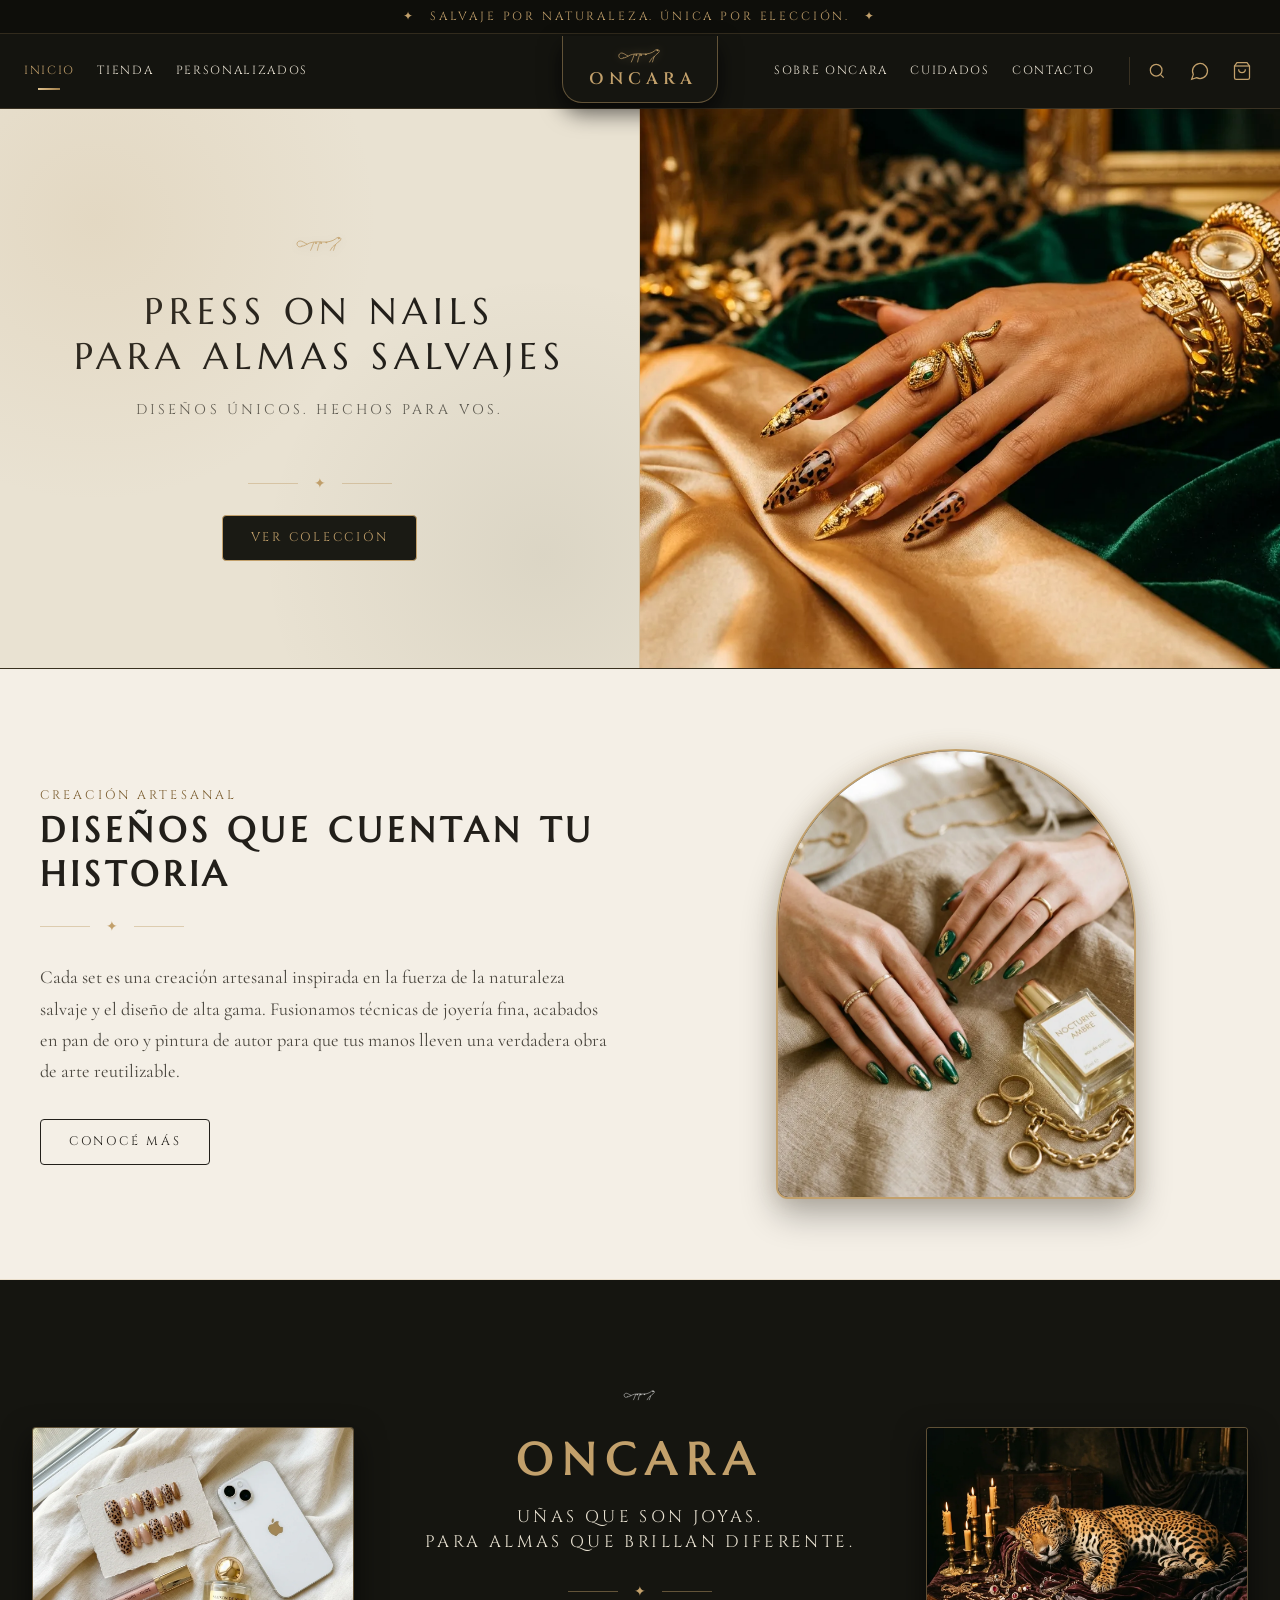
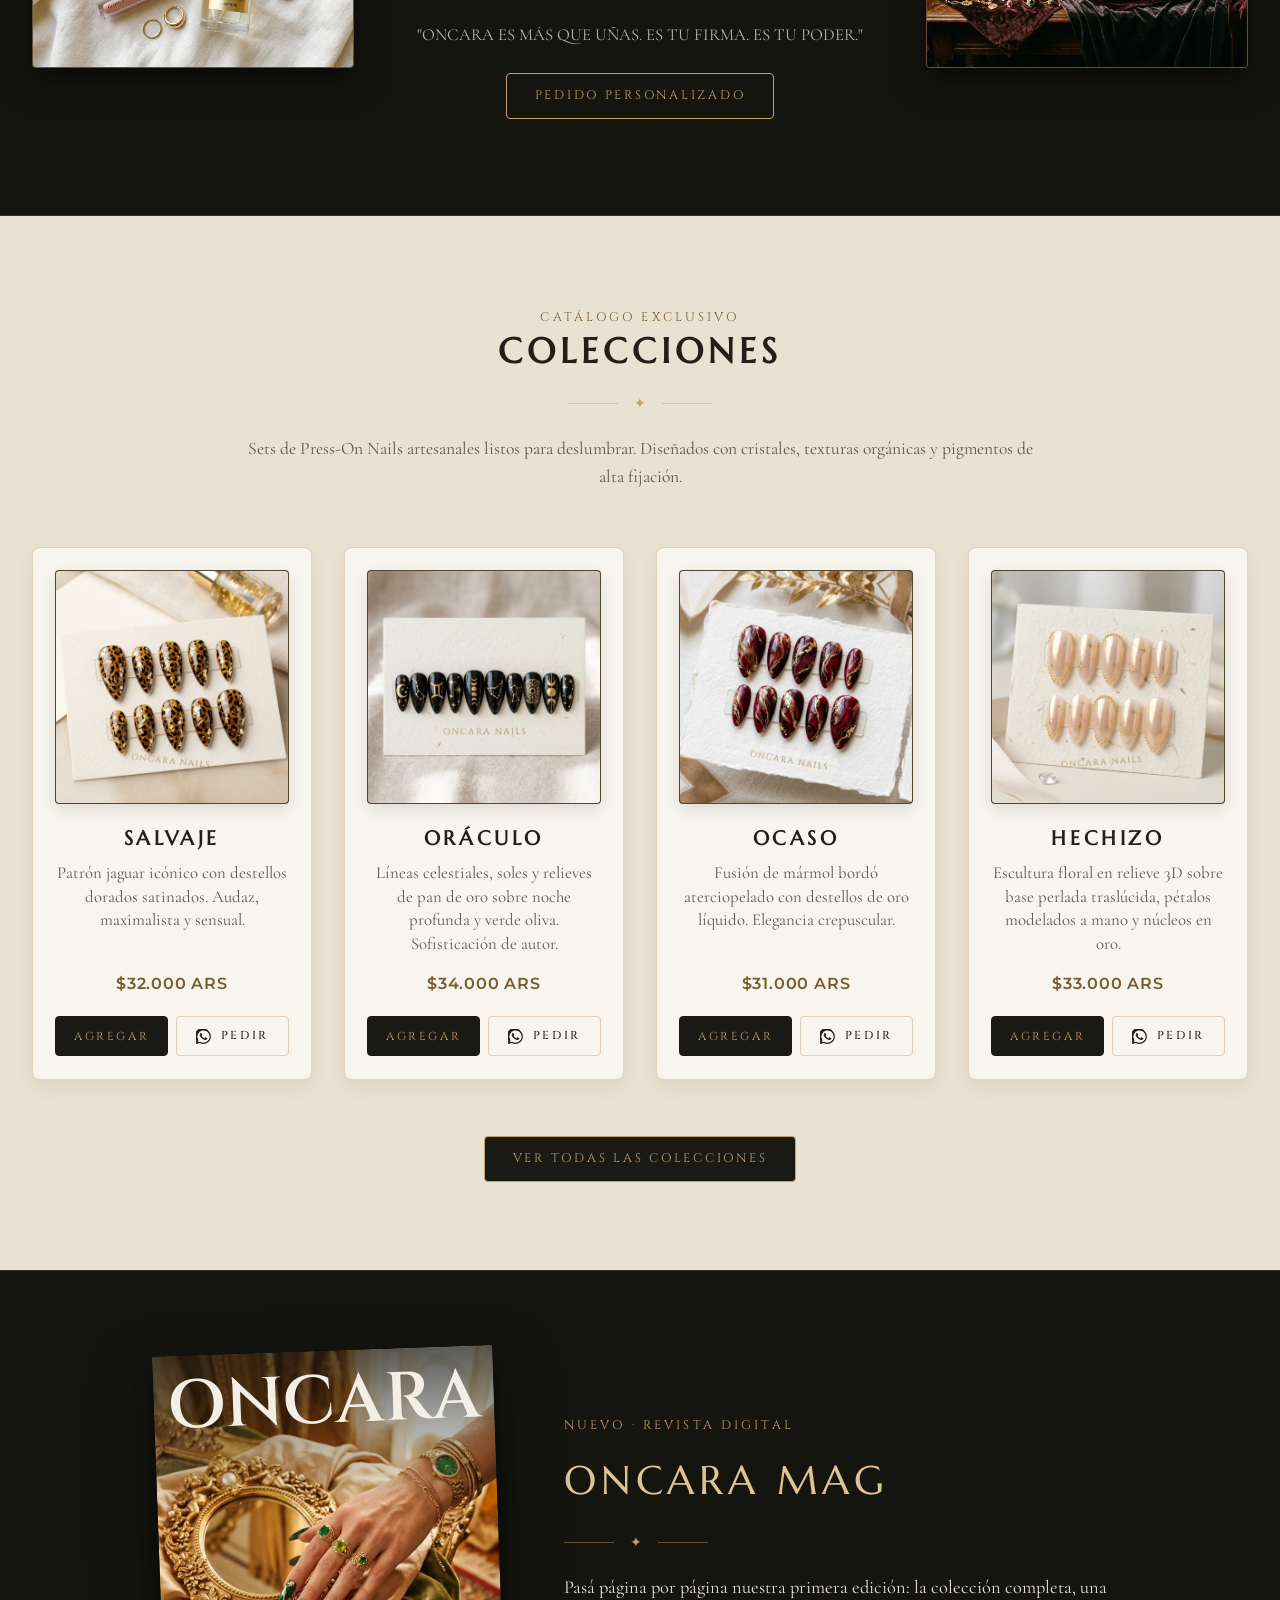
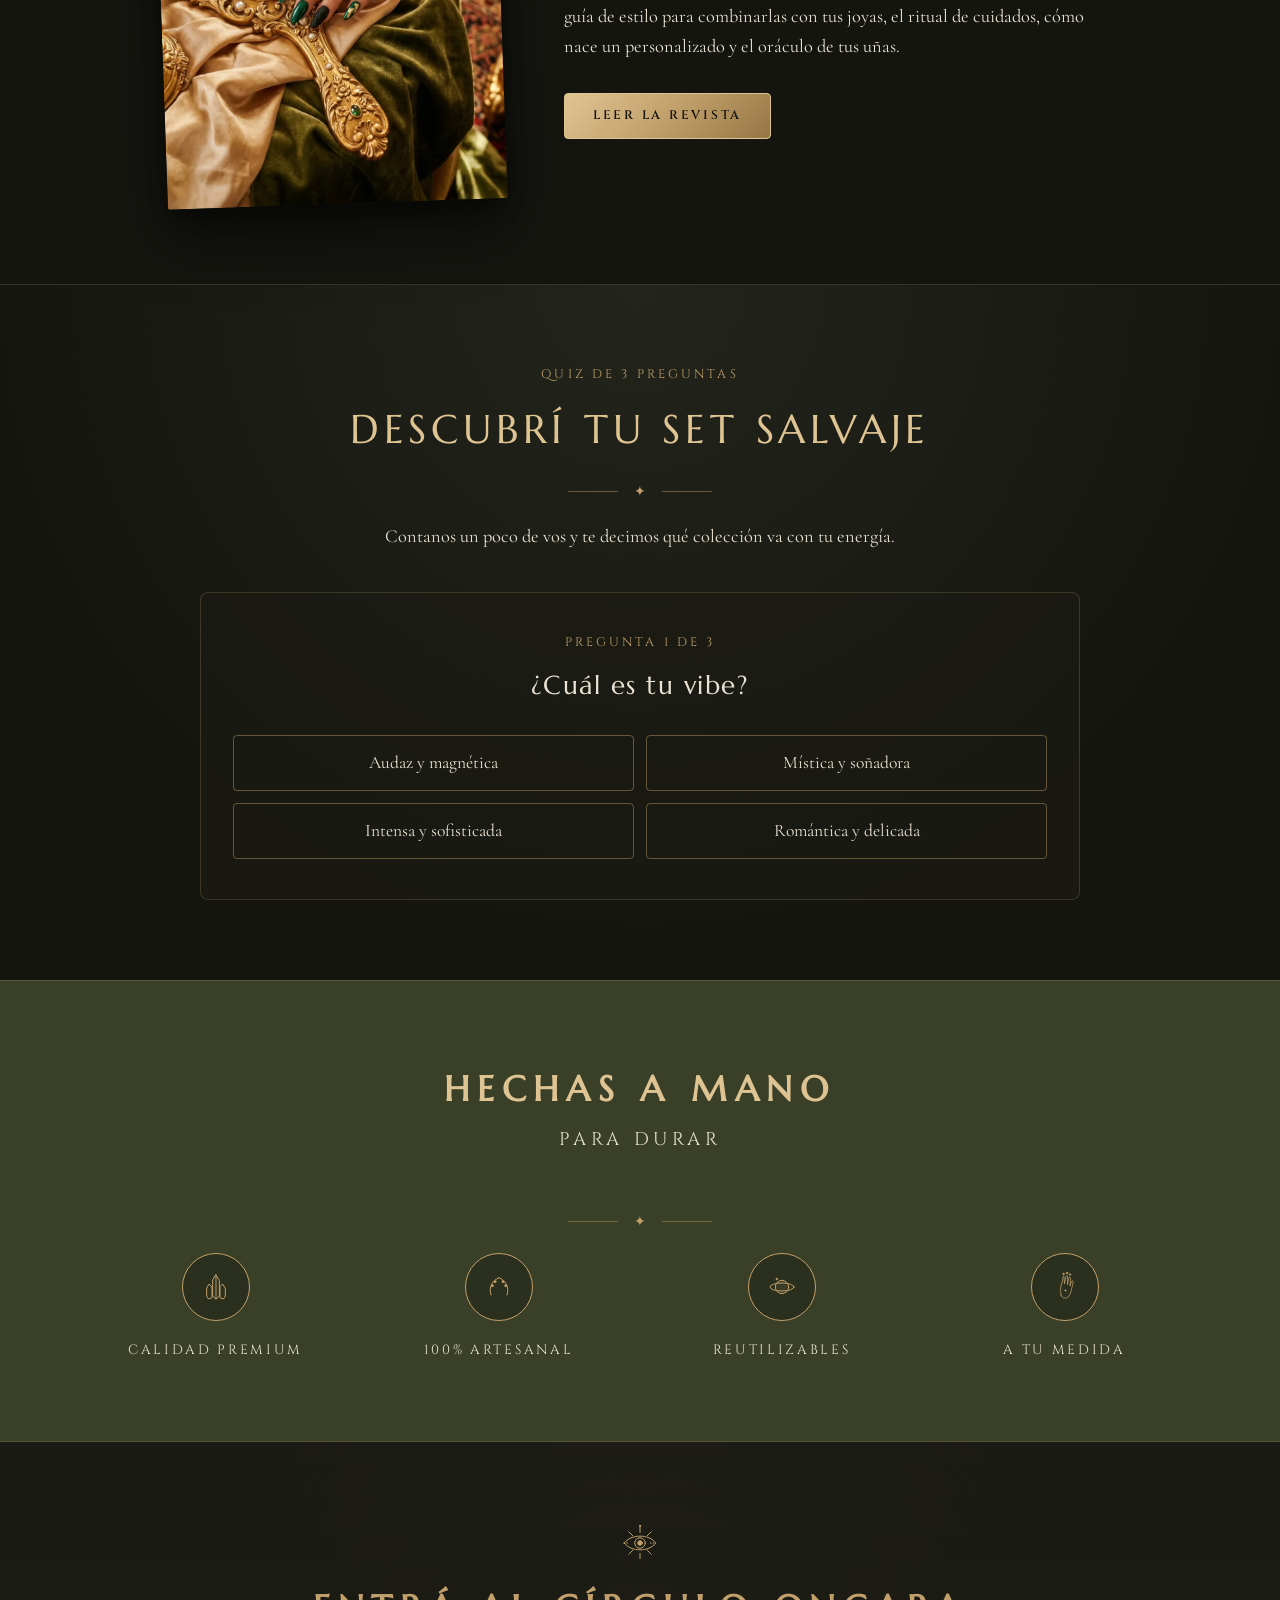
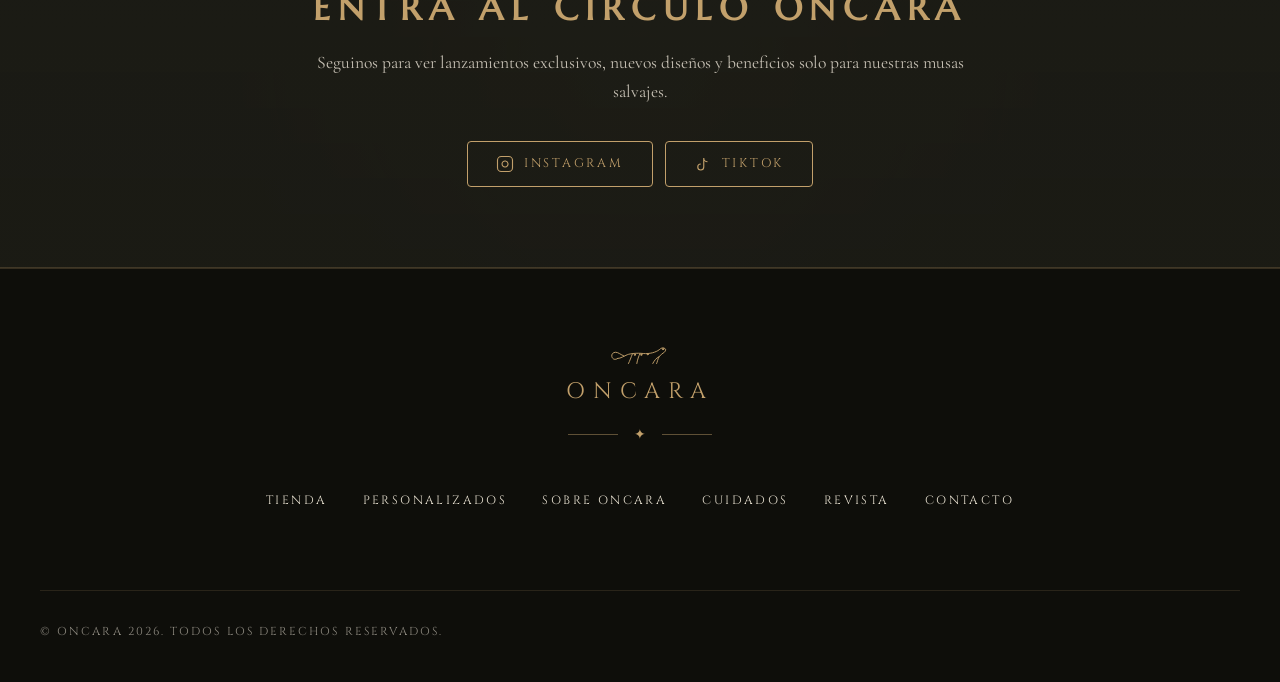
<file: index.html>
<!DOCTYPE html>
<html lang="es">
<head>
  <meta charset="UTF-8">
  <meta name="viewport" content="width=device-width, initial-scale=1.0">
  <title>Uñas Press On de Lujo Reutilizables | ONCARA</title>
  <meta name="description" content="Uñas press on artesanales y reutilizables, pintadas a mano en Argentina. Sets de autor con pan de oro, a tu medida y con kit de colocación incluido.">
  <link rel="canonical" href="https://michuorellana.github.io/oncara-nails/">
  <meta property="og:type" content="website">
  <meta property="og:site_name" content="ONCARA">
  <meta property="og:title" content="Uñas Press On de Lujo Reutilizables | ONCARA">
  <meta property="og:description" content="Uñas press on artesanales y reutilizables, pintadas a mano en Argentina. Sets de autor con pan de oro, a tu medida y con kit de colocación incluido.">
  <meta property="og:url" content="https://michuorellana.github.io/oncara-nails/">
  <meta property="og:image" content="https://michuorellana.github.io/oncara-nails/assets/images/hero_hand_oncara.jpg">
  <meta property="og:image:width" content="1200">
  <meta property="og:image:height" content="896">
  <meta name="twitter:card" content="summary_large_image">
  <meta http-equiv="Cache-Control" content="no-cache, no-store, must-revalidate">
  <meta http-equiv="Pragma" content="no-cache">
  <meta http-equiv="Expires" content="0">
  <link rel="stylesheet" href="css/style.css">
  <link rel="icon" type="image/svg+xml" href="assets/icons/logo-jaguar.svg">
  <link rel="manifest" href="manifest.json">
  <link rel="apple-touch-icon" href="assets/icons/apple-touch-icon.png">
  <meta name="theme-color" content="#151510">
  <script type="application/ld+json">
{
  "@context": "https://schema.org",
  "@type": "Store",
  "name": "ONCARA",
  "description": "Press-On Nails artesanales de lujo, reutilizables y hechas a medida.",
  "url": "https://michuorellana.github.io/oncara-nails/",
  "logo": "https://michuorellana.github.io/oncara-nails/assets/icons/icon-512.png",
  "image": "https://michuorellana.github.io/oncara-nails/assets/images/hero_hand_oncara.jpg",
  "telephone": "+54 9 11 6546-4483",
  "email": "Oncaranails@gmail.com",
  "currenciesAccepted": "ARS",
  "areaServed": "AR",
  "sameAs": [
    "https://instagram.com/oncara.nails",
    "https://www.tiktok.com/@oncara.nails"
  ]
}
  </script>
</head>
<body>
  <a href="#contenido" class="skip-link">Saltar al contenido</a>

  <!-- Top Announcement Bar -->
  <div class="header-top-banner">
    <span>✦</span>
    <span>SALVAJE POR NATURALEZA. ÚNICA POR ELECCIÓN.</span>
    <span>✦</span>
  </div>

  <!-- Main Header -->
  <header class="main-header">
    <div class="header-inner">
      <!-- Left Navigation -->
      <nav class="nav-left">
        <a href="index.html" class="nav-link active">INICIO</a>
        <a href="tienda.html" class="nav-link">TIENDA</a>
        <a href="personalizados.html" class="nav-link">PERSONALIZADOS</a>
      </nav>

      <!-- Center Hanging Logo Badge -->
      <a href="index.html" class="brand-center-badge">
        <img width="100" height="40" src="assets/icons/logo-jaguar.svg" alt="Oncara Jaguar" class="brand-logo-img">
        <span class="brand-title">ONCARA</span>
      </a>

      <!-- Right Navigation & Actions -->
      <div class="nav-right">
        <a href="sobre-oncara.html" class="nav-link">SOBRE ONCARA</a>
        <a href="cuidados.html" class="nav-link">CUIDADOS</a>
        <a href="contacto.html" class="nav-link">CONTACTO</a>

        <div class="header-actions">
          <button class="icon-btn search-toggle-btn" title="Buscar" aria-label="Buscar">
            <svg viewBox="0 0 24 24" fill="none" stroke="currentColor" stroke-width="1.5"><circle cx="11" cy="11" r="7"/><line x1="20" y1="20" x2="16" y2="16"/></svg>
          </button>
          <a href="https://wa.me/5491165464483" target="_blank" rel="noopener" class="icon-btn" title="Escribinos por WhatsApp" aria-label="WhatsApp">
            <svg viewBox="0 0 24 24" fill="none" stroke="currentColor" stroke-width="1.5"><path d="M7.9 20A9 9 0 1 0 4 16.1L2 22Z"/></svg>
          </a>
          <button class="icon-btn cart-toggle-btn" title="Bolsa de Pedidos" aria-label="Carrito">
            <svg viewBox="0 0 24 24" fill="none" stroke="currentColor" stroke-width="1.5"><path d="M6 2L3 6v14a2 2 0 0 0 2 2h14a2 2 0 0 0 2-2V6l-3-4z"/><line x1="3" y1="6" x2="21" y2="6"/><path d="M16 10a4 4 0 0 1-8 0"/></svg>
            <span class="badge-count" style="display:none;">0</span>
          </button>
        </div>
      </div>

      <!-- Mobile Hamburger Button -->
      <button class="mobile-menu-btn" aria-label="Menú">
        <span></span>
        <span></span>
        <span></span>
      </button>
    </div>
  </header>

  <!-- Mobile Nav Drawer -->
  <div class="mobile-nav-backdrop"></div>
  <aside class="mobile-nav">
    <div>
      <button class="mobile-nav-close" aria-label="Cerrar">&times;</button>
      <div style="text-align:center; margin-top:1.5rem;">
        <img width="100" height="40" src="assets/icons/logo-jaguar.svg" alt="Oncara" style="width:48px; margin:0 auto 8px;">
        <span class="font-caps" style="color:var(--gold); letter-spacing:0.3em; font-size:1.1rem;">ONCARA</span>
      </div>
      <ul class="mobile-nav-links">
        <li><a href="index.html" class="mobile-nav-link active">INICIO</a></li>
        <li><a href="tienda.html" class="mobile-nav-link">TIENDA</a></li>
        <li><a href="personalizados.html" class="mobile-nav-link">PERSONALIZADOS</a></li>
        <li><a href="sobre-oncara.html" class="mobile-nav-link">SOBRE ONCARA</a></li>
        <li><a href="cuidados.html" class="mobile-nav-link">CUIDADOS</a></li>
        <li><a href="revista.html" class="mobile-nav-link">REVISTA</a></li>
        <li><a href="contacto.html" class="mobile-nav-link">CONTACTO</a></li>
      </ul>
    </div>
    <div class="mobile-nav-footer">
      <p style="font-family:var(--font-caps); font-size:0.75rem; letter-spacing:0.18em; color:var(--gold); margin-bottom:12px;">SALVAJE POR NATURALEZA</p>
      <button class="btn btn-gold cart-toggle-btn" style="width:100%;">VER MI BOLSA</button>
    </div>
  </aside>

  <!-- HERO SECTION (Split Left Cream / Right Dark Hand) -->
  <section id="contenido" class="hero-split-section">
    <div class="hero-left-cream">
      <div class="hero-botanical-bg"></div>
      
      <!-- Brand Emblem Icon -->
      <img width="100" height="40" src="assets/icons/logo-jaguar.svg" alt="Oncara Jaguar" class="hero-mystic-icon">

      <h1 class="hero-title">
        PRESS ON NAILS<br>
        PARA ALMAS SALVAJES
      </h1>

      <p class="hero-subtitle">
        DISEÑOS ÚNICOS. HECHOS PARA VOS.
      </p>

      <div class="ornament-divider">
        <span class="ornament-star">✦</span>
      </div>

      <a href="tienda.html" class="btn btn-primary-dark">
        VER COLECCIÓN
      </a>
    </div>

    <div class="hero-right-dark">
      <img fetchpriority="high" width="1200" height="896" src="assets/images/hero_hand_oncara.webp" alt="Mano con press-on nails Oncara estilo jaguar con pan de oro, anillos y pulseras doradas" class="hero-photo-hand">
    </div>
  </section>

  <!-- SECTION: DISEÑOS QUE CUENTAN TU HISTORIA -->
  <section class="section-history">
    <div class="history-grid">
      <div class="history-text-col">
        <span class="section-label">CREACIÓN ARTESANAL</span>
        <h2 class="section-title-dark">DISEÑOS QUE CUENTAN TU HISTORIA</h2>
        
        <div class="ornament-divider" style="margin: 1rem 0 1.5rem; justify-content: flex-start;">
          <span class="ornament-star">✦</span>
        </div>

        <p class="section-desc-dark">
          Cada set es una creación artesanal inspirada en la fuerza de la naturaleza salvaje y el diseño de alta gama. Fusionamos técnicas de joyería fina, acabados en pan de oro y pintura de autor para que tus manos lleven una verdadera obra de arte reutilizable.
        </p>

        <a href="sobre-oncara.html" class="btn btn-outline-dark">
          CONOCÉ MÁS
        </a>
      </div>

      <div class="history-image-col">
        <div class="ornate-mirror-frame">
          <img loading="lazy" decoding="async" width="896" height="1200" src="assets/images/mirror_hand_master.webp?v=oncara5" alt="Uñas de lujo y marco dorado Oncara" class="ornate-mirror-img">
        </div>
      </div>
    </div>
  </section>

  <!-- SECTION: BRAND FULL-WIDTH BANNER (Uñas que son joyas) -->
  <section class="section-brand-banner">
    <div class="brand-banner-grid">
      <div class="brand-banner-side-img">
        <img loading="lazy" decoding="async" width="1200" height="896" src="assets/images/box_pack_master.webp?v=oncara5" alt="Packaging y sets de lujo Oncara">
      </div>

      <div class="brand-banner-center">
        <img loading="lazy" decoding="async" width="100" height="40" src="assets/icons/logo-jaguar.svg" alt="Oncara Jaguar" style="width:36px; height:36px; margin:0 auto 0.75rem; display:block; filter:brightness(0) invert(1) opacity(0.85);">
        <h2 class="brand-banner-title">ONCARA</h2>
        <p class="brand-banner-sub">
          UÑAS QUE SON JOYAS.<br>
          PARA ALMAS QUE BRILLAN DIFERENTE.
        </p>
        <div class="ornament-divider">
          <span class="ornament-star">✦</span>
        </div>
        <p style="font-family: var(--font-serif); font-size: 1.05rem; color: #BBB4A6; max-width: 520px; margin: 0 auto 1.5rem;">
          "ONCARA ES MÁS QUE UÑAS. ES TU FIRMA. ES TU PODER."
        </p>
        <a href="personalizados.html" class="btn btn-outline-gold">
          PEDIDO PERSONALIZADO
        </a>
      </div>

      <div class="brand-banner-side-img">
        <img loading="lazy" decoding="async" width="1200" height="896" src="assets/images/leopard_jewelry_master.webp" alt="Joyas y uñas salvajes Oncara">
      </div>
    </div>
  </section>

  <!-- SECTION: COLECCIONES (Carousel / Grid) -->
  <section class="section-collections" id="colecciones">
    <div class="collections-header">
      <span class="section-label">CATÁLOGO EXCLUSIVO</span>
      <h2 class="section-title-dark" style="margin-bottom:0.5rem;">COLECCIONES</h2>
      <div class="ornament-divider">
        <span class="ornament-star">✦</span>
      </div>
      <p style="font-family:var(--font-serif); font-size:1.1rem; color:#5D584E;">
        Sets de Press-On Nails artesanales listos para deslumbrar. Diseñados con cristales, texturas orgánicas y pigmentos de alta fijación.
      </p>
    </div>

    <div class="collections-container">
      <div class="collections-grid">
        <!-- Card 1: SALVAJE -->
        <div class="collection-card">
          <div class="card-img-wrapper">
            <img loading="lazy" decoding="async" width="1024" height="1024" src="assets/images/card_prod_salvaje.webp?v=oncara5" alt="Set Salvaje">
          </div>
          <h3 class="card-title">SALVAJE</h3>
          <p class="card-desc">Patrón jaguar icónico con destellos dorados satinados. Audaz, maximalista y sensual.</p>
          <div class="card-price">$32.000 ARS</div>
          <div class="card-actions">
            <button class="btn btn-outline-dark" onclick="addToCart('Set Salvaje', '$32.000 ARS', 'assets/images/card_prod_salvaje.webp?v=oncara5')">AGREGAR</button>
            <a href="https://wa.me/5491165464483?text=Hola!%20Quiero%20consultar%20por%20el%20set%20Salvaje" target="_blank" class="btn btn-whatsapp" title="Pedir por WhatsApp">PEDIR</a>
          </div>
        </div>

        <!-- Card 2: ORÁCULO -->
        <div class="collection-card">
          <div class="card-img-wrapper">
            <img loading="lazy" decoding="async" width="1024" height="1024" src="assets/images/card_prod_oraculo.webp?v=oncara5" alt="Set Oráculo">
          </div>
          <h3 class="card-title">ORÁCULO</h3>
          <p class="card-desc">Líneas celestiales, soles y relieves de pan de oro sobre noche profunda y verde oliva. Sofisticación de autor.</p>
          <div class="card-price">$34.000 ARS</div>
          <div class="card-actions">
            <button class="btn btn-outline-dark" onclick="addToCart('Set Oráculo', '$34.000 ARS', 'assets/images/card_prod_oraculo.webp?v=oncara5')">AGREGAR</button>
            <a href="https://wa.me/5491165464483?text=Hola!%20Quiero%20consultar%20por%20el%20set%20Oráculo" target="_blank" class="btn btn-whatsapp" title="Pedir por WhatsApp">PEDIR</a>
          </div>
        </div>

        <!-- Card 3: OCASO -->
        <div class="collection-card">
          <div class="card-img-wrapper">
            <img loading="lazy" decoding="async" width="1024" height="1024" src="assets/images/card_prod_ocaso.webp?v=oncara5" alt="Set Ocaso">
          </div>
          <h3 class="card-title">OCASO</h3>
          <p class="card-desc">Fusión de mármol bordó aterciopelado con destellos de oro líquido. Elegancia crepuscular.</p>
          <div class="card-price">$31.000 ARS</div>
          <div class="card-actions">
            <button class="btn btn-outline-dark" onclick="addToCart('Set Ocaso', '$31.000 ARS', 'assets/images/card_prod_ocaso.webp?v=oncara5')">AGREGAR</button>
            <a href="https://wa.me/5491165464483?text=Hola!%20Quiero%20consultar%20por%20el%20set%20Ocaso" target="_blank" class="btn btn-whatsapp" title="Pedir por WhatsApp">PEDIR</a>
          </div>
        </div>

        <!-- Card 4: HECHIZO -->
        <div class="collection-card">
          <div class="card-img-wrapper">
            <img loading="lazy" decoding="async" width="1024" height="1024" src="assets/images/card_prod_hechizo.webp?v=oncara5" alt="Set Hechizo">
          </div>
          <h3 class="card-title">HECHIZO</h3>
          <p class="card-desc">Escultura floral en relieve 3D sobre base perlada traslúcida, pétalos modelados a mano y núcleos en oro.</p>
          <div class="card-price">$33.000 ARS</div>
          <div class="card-actions">
            <button class="btn btn-outline-dark" onclick="addToCart('Set Hechizo', '$33.000 ARS', 'assets/images/card_prod_hechizo.webp?v=oncara5')">AGREGAR</button>
            <a href="https://wa.me/5491165464483?text=Hola!%20Quiero%20consultar%20por%20el%20set%20Hechizo" target="_blank" class="btn btn-whatsapp" title="Pedir por WhatsApp">PEDIR</a>
          </div>
        </div>
      </div>

      <div class="collections-bottom-cta">
        <a href="tienda.html" class="btn btn-primary-dark">
          VER TODAS LAS COLECCIONES
        </a>
      </div>
    </div>
  </section>

  <!-- SECTION: ONCARA MAG TEASER -->
  <section class="section-mag-teaser">
    <div class="mag-teaser-inner">
      <a href="revista.html" class="mag-teaser-cover" aria-label="Leer Oncara Mag Nº 01">
        <img loading="lazy" decoding="async" width="821" height="1100" src="assets/images/mag_portada.webp" alt="">
        <span class="mag-teaser-masthead">ONCARA</span>
      </a>
      <div class="mag-teaser-text">
        <span class="quiz-kicker">NUEVO · REVISTA DIGITAL</span>
        <h2 class="quiz-title">ONCARA MAG</h2>
        <div class="ornament-divider" style="justify-content:flex-start;">
          <span class="ornament-star">✦</span>
        </div>
        <p class="mag-teaser-desc">Pasá página por página nuestra primera edición: la colección completa, una guía de estilo para combinarlas con tus joyas, el ritual de cuidados, cómo nace un personalizado y el oráculo de tus uñas.</p>
        <a href="revista.html" class="btn btn-gold">LEER LA REVISTA</a>
      </div>
    </div>
  </section>

  <!-- SECTION: QUIZ "DESCUBRÍ TU SET SALVAJE" -->
  <section class="section-quiz" id="quiz">
    <div class="quiz-box">
      <span class="quiz-kicker">QUIZ DE 3 PREGUNTAS</span>
      <h2 class="quiz-title">DESCUBRÍ TU SET SALVAJE</h2>
      <div class="ornament-divider">
        <span class="ornament-star">✦</span>
      </div>
      <p class="quiz-intro">Contanos un poco de vos y te decimos qué colección va con tu energía.</p>
      <div class="quiz-stage" aria-live="polite"></div>
    </div>
  </section>

  <!-- SECTION: HECHAS A MANO PARA DURAR (Olive Green) -->
  <section class="section-handmade-olive">
    <div class="olive-bg-pattern"></div>
    <div style="position:relative; z-index:1;">
      <h2 class="olive-title">HECHAS A MANO</h2>
      <p class="olive-subtitle">PARA DURAR</p>
      
      <div class="ornament-divider">
        <span class="ornament-star">✦</span>
      </div>

      <div class="olive-features-grid">
        <div class="olive-feature-item">
          <div class="olive-icon-circle">
            <img loading="lazy" decoding="async" width="48" height="48" src="assets/icons/badge-crystals.svg" alt="Calidad Premium">
          </div>
          <span class="olive-feature-label">CALIDAD PREMIUM</span>
        </div>

        <div class="olive-feature-item">
          <div class="olive-icon-circle">
            <img loading="lazy" decoding="async" width="48" height="48" src="assets/icons/badge-wreath.svg" alt="100% Artesanal">
          </div>
          <span class="olive-feature-label">100% ARTESANAL</span>
        </div>

        <div class="olive-feature-item">
          <div class="olive-icon-circle">
            <img loading="lazy" decoding="async" width="48" height="48" src="assets/icons/badge-planet.svg" alt="Reutilizables">
          </div>
          <span class="olive-feature-label">REUTILIZABLES</span>
        </div>

        <div class="olive-feature-item">
          <div class="olive-icon-circle">
            <img loading="lazy" decoding="async" width="48" height="64" src="assets/icons/mystic-hand.svg" alt="A Tu Medida">
          </div>
          <span class="olive-feature-label">A TU MEDIDA</span>
        </div>
      </div>
    </div>
  </section>

  <!-- SECTION: NEWSLETTER "ENTRÁ AL CÍRCULO ONCARA" -->
  <section class="section-newsletter">
    <div class="newsletter-box">
      <img loading="lazy" decoding="async" width="64" height="64" src="assets/icons/eye-rays.svg" alt="Ojo Cósmico" style="width:42px; margin:0 auto 1rem;">
      <h2 class="newsletter-title">ENTRÁ AL CÍRCULO ONCARA</h2>
      <p class="newsletter-desc">
        Seguinos para ver lanzamientos exclusivos, nuevos diseños y beneficios solo para nuestras musas salvajes.
      </p>

      <div class="social-follow">
        <a href="https://instagram.com/oncara.nails" target="_blank" rel="noopener" class="btn btn-outline-gold">
          <svg viewBox="0 0 24 24" width="18" height="18" fill="none" stroke="currentColor" stroke-width="1.5" aria-hidden="true"><rect x="2" y="2" width="20" height="20" rx="5"/><path d="M16 11.37A4 4 0 1 1 12.63 8 4 4 0 0 1 16 11.37z"/><line x1="17.5" y1="6.5" x2="17.51" y2="6.5"/></svg>
          INSTAGRAM
        </a>
        <a href="https://www.tiktok.com/@oncara.nails" target="_blank" rel="noopener" class="btn btn-outline-gold">
          <svg viewBox="0 0 24 24" width="18" height="18" fill="none" stroke="currentColor" stroke-width="1.5" aria-hidden="true"><path d="M9 12a4 4 0 1 0 4 4V4a5 5 0 0 0 5 5"/></svg>
          TIKTOK
        </a>
      </div>
    </div>
  </section>

  <!-- MAIN FOOTER -->
  <footer class="main-footer">
    <div class="footer-top">
      <div class="footer-logo-wrap">
        <img loading="lazy" decoding="async" width="100" height="40" src="assets/icons/logo-jaguar.svg" alt="Oncara Jaguar" class="footer-logo-img">
        <span class="footer-brand-name">ONCARA</span>
        <div class="ornament-divider" style="margin: 0.8rem 0;">
          <span class="ornament-star">✦</span>
        </div>
      </div>

      <nav class="footer-nav">
        <a href="tienda.html" class="footer-nav-link">TIENDA</a>
        <a href="personalizados.html" class="footer-nav-link">PERSONALIZADOS</a>
        <a href="sobre-oncara.html" class="footer-nav-link">SOBRE ONCARA</a>
        <a href="cuidados.html" class="footer-nav-link">CUIDADOS</a>
        <a href="revista.html" class="footer-nav-link">REVISTA</a>
        <a href="contacto.html" class="footer-nav-link">CONTACTO</a>
      </nav>
    </div>

    <div class="footer-bottom">
      <div>
        <span>© ONCARA 2026. TODOS LOS DERECHOS RESERVADOS.</span>
      </div>
    </div>
  </footer>

  <!-- CART / WISHLIST DRAWER -->
  <div class="cart-drawer-backdrop"></div>
  <aside class="cart-drawer">
    <div class="cart-drawer-header">
      <span class="cart-title">TU BOLSA DE JOYAS</span>
      <button class="cart-close-btn" aria-label="Cerrar">&times;</button>
    </div>
    <div class="cart-items-body"></div>
    <div class="cart-drawer-footer">
      <div class="cart-subtotal">
        <span>SUBTOTAL</span>
        <span class="cart-subtotal-val">$0</span>
      </div>
      <button class="btn btn-whatsapp cart-checkout-btn" style="width:100%;">
        FINALIZAR POR WHATSAPP
      </button>
    </div>
  </aside>

  <!-- SEARCH MODAL -->
  <div class="modal-backdrop"></div>
  <div class="search-modal">
    <div class="search-input-wrap">
      <input type="text" id="searchInput" placeholder="Buscar sets, colecciones, cuidados...">
      <button class="search-close-btn">&times;</button>
    </div>
    <ul class="search-results-list"></ul>
  </div>

  <script src="js/main.js"></script>
</body>
</html>
</file>
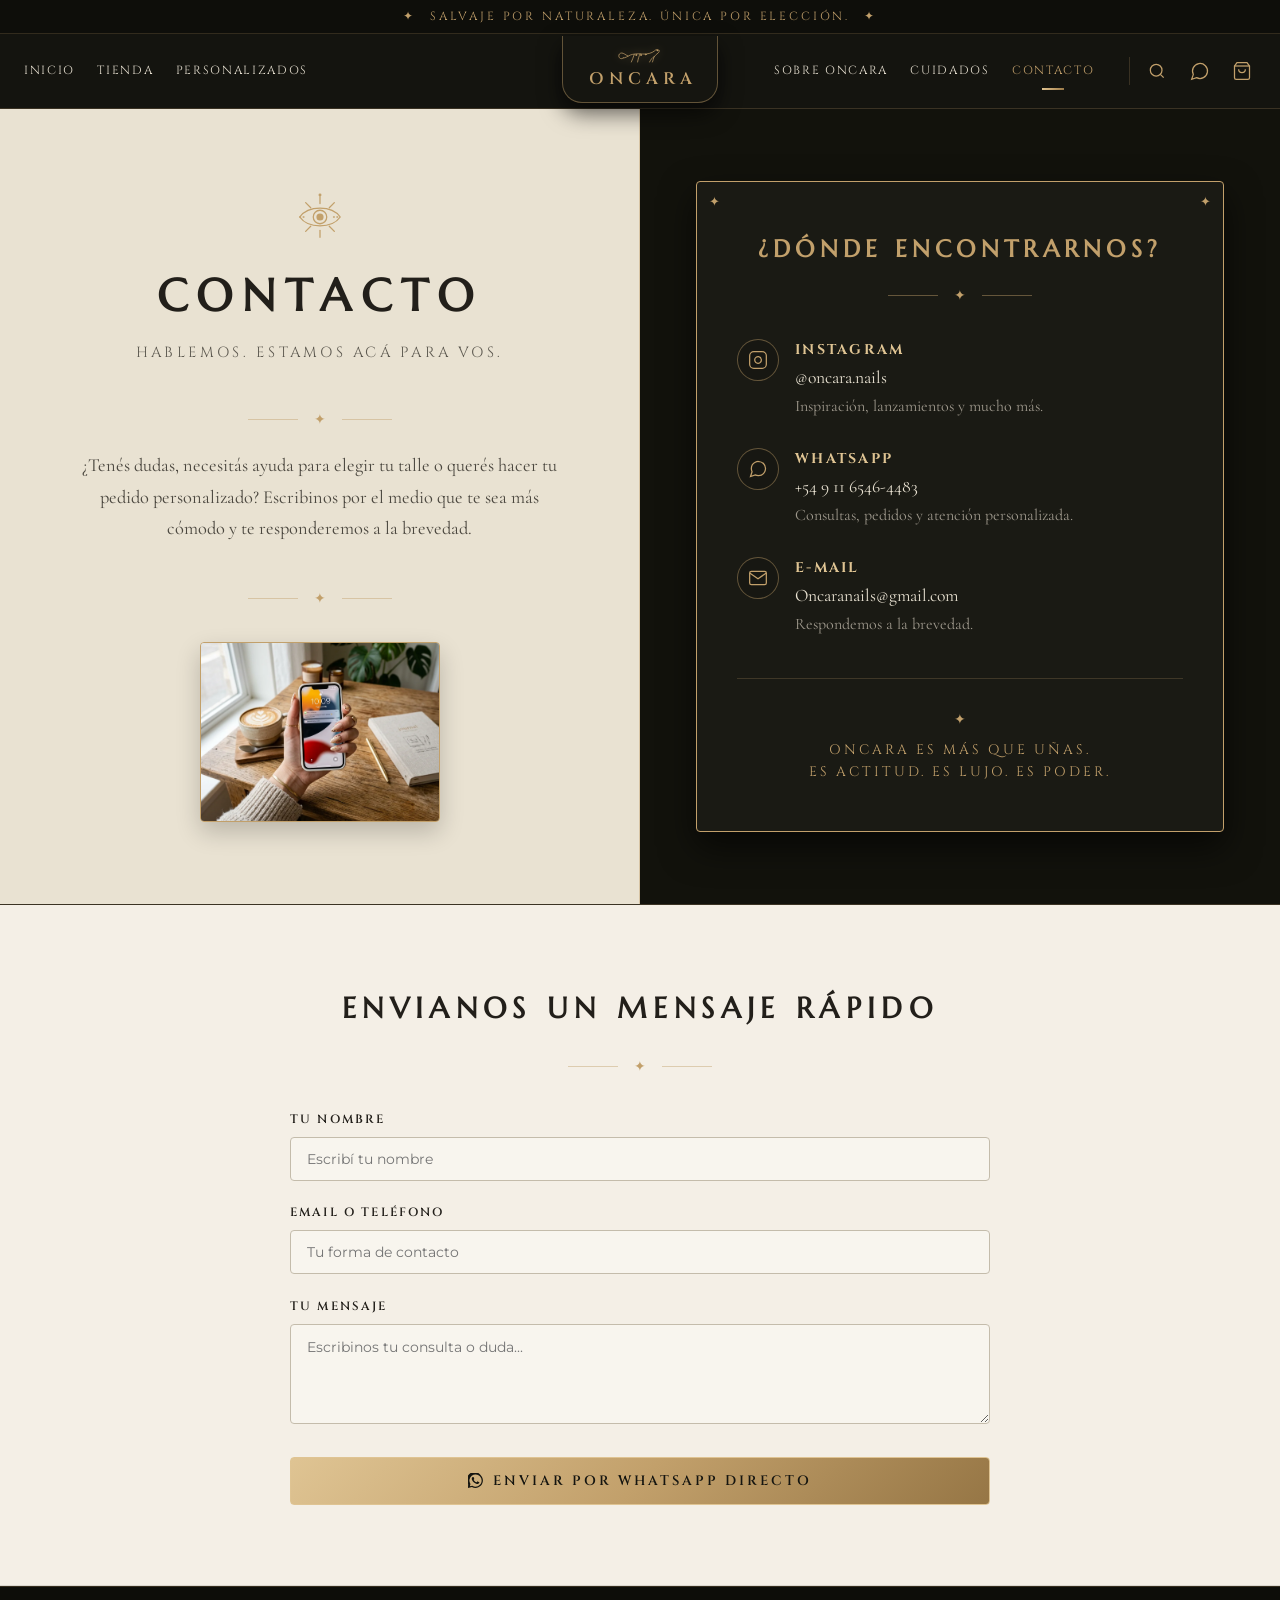
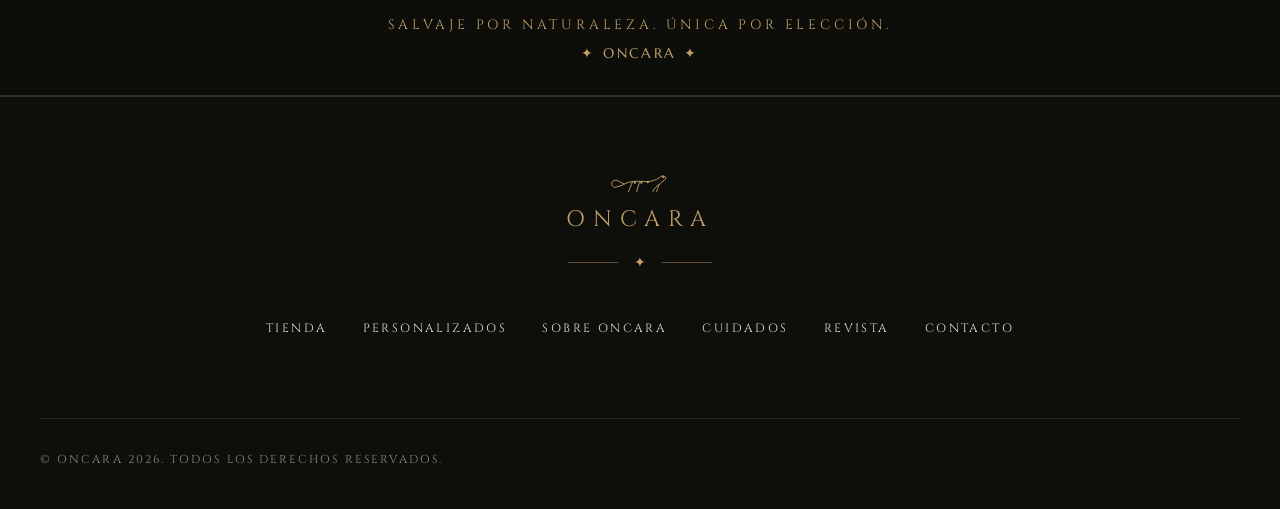
<file: contacto.html>
<!DOCTYPE html>
<html lang="es">
<head>
  <meta charset="UTF-8">
  <meta name="viewport" content="width=device-width, initial-scale=1.0">
  <title>Contacto y Pedidos por WhatsApp | ONCARA</title>
  <meta name="description" content="Escribinos por WhatsApp, Instagram o e-mail para pedidos, talles y consultas sobre tus uñas press on. Te respondemos a la brevedad.">
  <link rel="canonical" href="https://michuorellana.github.io/oncara-nails/contacto.html">
  <meta property="og:type" content="website">
  <meta property="og:site_name" content="ONCARA">
  <meta property="og:title" content="Contacto y Pedidos por WhatsApp | ONCARA">
  <meta property="og:description" content="Escribinos por WhatsApp, Instagram o e-mail para pedidos, talles y consultas sobre tus uñas press on. Te respondemos a la brevedad.">
  <meta property="og:url" content="https://michuorellana.github.io/oncara-nails/contacto.html">
  <meta property="og:image" content="https://michuorellana.github.io/oncara-nails/assets/images/hero_hand_oncara.jpg">
  <meta property="og:image:width" content="1200">
  <meta property="og:image:height" content="896">
  <meta name="twitter:card" content="summary_large_image">
  <link rel="stylesheet" href="css/style.css">
  <link rel="icon" type="image/svg+xml" href="assets/icons/logo-jaguar.svg">
  <link rel="manifest" href="manifest.json">
  <link rel="apple-touch-icon" href="assets/icons/apple-touch-icon.png">
  <meta name="theme-color" content="#151510">
</head>
<body>
  <a href="#contenido" class="skip-link">Saltar al contenido</a>

  <!-- Top Announcement Bar -->
  <div class="header-top-banner">
    <span>✦</span>
    <span>SALVAJE POR NATURALEZA. ÚNICA POR ELECCIÓN.</span>
    <span>✦</span>
  </div>

  <!-- Main Header -->
  <header class="main-header">
    <div class="header-inner">
      <nav class="nav-left">
        <a href="index.html" class="nav-link">INICIO</a>
        <a href="tienda.html" class="nav-link">TIENDA</a>
        <a href="personalizados.html" class="nav-link">PERSONALIZADOS</a>
      </nav>

      <a href="index.html" class="brand-center-badge">
        <img width="100" height="40" src="assets/icons/logo-jaguar.svg" alt="Oncara Jaguar" class="brand-logo-img">
        <span class="brand-title">ONCARA</span>
      </a>

      <div class="nav-right">
        <a href="sobre-oncara.html" class="nav-link">SOBRE ONCARA</a>
        <a href="cuidados.html" class="nav-link">CUIDADOS</a>
        <a href="contacto.html" class="nav-link active">CONTACTO</a>

        <div class="header-actions">
          <button class="icon-btn search-toggle-btn" title="Buscar" aria-label="Buscar">
            <svg viewBox="0 0 24 24" fill="none" stroke="currentColor" stroke-width="1.5"><circle cx="11" cy="11" r="7"/><line x1="20" y1="20" x2="16" y2="16"/></svg>
          </button>
          <a href="https://wa.me/5491165464483" target="_blank" rel="noopener" class="icon-btn" title="Escribinos por WhatsApp" aria-label="WhatsApp">
            <svg viewBox="0 0 24 24" fill="none" stroke="currentColor" stroke-width="1.5"><path d="M7.9 20A9 9 0 1 0 4 16.1L2 22Z"/></svg>
          </a>
          <button class="icon-btn cart-toggle-btn" title="Bolsa de Pedidos" aria-label="Carrito">
            <svg viewBox="0 0 24 24" fill="none" stroke="currentColor" stroke-width="1.5"><path d="M6 2L3 6v14a2 2 0 0 0 2 2h14a2 2 0 0 0 2-2V6l-3-4z"/><line x1="3" y1="6" x2="21" y2="6"/><path d="M16 10a4 4 0 0 1-8 0"/></svg>
            <span class="badge-count" style="display:none;">0</span>
          </button>
        </div>
      </div>

      <button class="mobile-menu-btn" aria-label="Menú">
        <span></span>
        <span></span>
        <span></span>
      </button>
    </div>
  </header>

  <!-- Mobile Nav Drawer -->
  <div class="mobile-nav-backdrop"></div>
  <aside class="mobile-nav">
    <div>
      <button class="mobile-nav-close" aria-label="Cerrar">&times;</button>
      <div style="text-align:center; margin-top:1.5rem;">
        <img width="100" height="40" src="assets/icons/logo-jaguar.svg" alt="Oncara" style="width:48px; margin:0 auto 8px;">
        <span class="font-caps" style="color:var(--gold); letter-spacing:0.3em; font-size:1.1rem;">ONCARA</span>
      </div>
      <ul class="mobile-nav-links">
        <li><a href="index.html" class="mobile-nav-link">INICIO</a></li>
        <li><a href="tienda.html" class="mobile-nav-link">TIENDA</a></li>
        <li><a href="personalizados.html" class="mobile-nav-link">PERSONALIZADOS</a></li>
        <li><a href="sobre-oncara.html" class="mobile-nav-link">SOBRE ONCARA</a></li>
        <li><a href="cuidados.html" class="mobile-nav-link">CUIDADOS</a></li>
        <li><a href="revista.html" class="mobile-nav-link">REVISTA</a></li>
        <li><a href="contacto.html" class="mobile-nav-link active">CONTACTO</a></li>
      </ul>
    </div>
    <div class="mobile-nav-footer">
      <button class="btn btn-gold cart-toggle-btn" style="width:100%;">VER MI BOLSA</button>
    </div>
  </aside>

  <!-- SECTION: CONTACTO SPLIT (Faithful to media_1790832886412.jpg - Bottom Half) -->
  <section id="contenido" class="section-contacto-split">
    <!-- Left Cream Column -->
    <div class="contacto-left-cream">
      <img width="64" height="64" src="assets/icons/eye-rays.svg" alt="Mística" style="width:54px; margin-bottom:1rem;">
      <h1 class="contacto-title">CONTACTO</h1>
      <p class="contacto-subtitle">HABLEMOS. ESTAMOS ACÁ PARA VOS.</p>
      
      <div class="ornament-divider">
        <span class="ornament-star">✦</span>
      </div>

      <p class="contacto-desc">
        ¿Tenés dudas, necesitás ayuda para elegir tu talle o querés hacer tu pedido personalizado? Escribinos por el medio que te sea más cómodo y te responderemos a la brevedad.
      </p>

      <div class="ornament-divider" style="margin: 0.5rem 0 2rem; justify-content: flex-start;">
        <span class="ornament-star">✦</span>
      </div>

      <div class="contacto-bottom-still">
        <img fetchpriority="high" width="1200" height="896" src="assets/images/contacto_hand_master.webp?v=oncara6" alt="Contacto Oncara Nails - Hablemos">
      </div>
    </div>

    <!-- Right Dark Luxury Column -->
    <div class="contacto-right-card-wrap">
      <div class="contacto-luxury-card card-filigree-corners">
        <h2 class="donde-encontrarnos-title">¿DÓNDE ENCONTRARNOS?</h2>
        
        <div class="ornament-divider" style="margin-top:-1.2rem; margin-bottom:2rem;">
          <span class="ornament-star">✦</span>
        </div>

        <div class="contact-channels-list">
          <!-- Instagram -->
          <div class="contact-channel-item">
            <div class="channel-icon">
              <svg viewBox="0 0 24 24" fill="none" stroke="currentColor" stroke-width="1.5"><rect x="2" y="2" width="20" height="20" rx="5"/><path d="M16 11.37A4 4 0 1 1 12.63 8 4 4 0 0 1 16 11.37z"/><line x1="17.5" y1="6.5" x2="17.51" y2="6.5"/></svg>
            </div>
            <div class="channel-info">
              <h3>INSTAGRAM</h3>
              <a href="https://instagram.com/oncara.nails" target="_blank">@oncara.nails</a>
              <p>Inspiración, lanzamientos y mucho más.</p>
            </div>
          </div>

          <!-- WhatsApp -->
          <div class="contact-channel-item">
            <div class="channel-icon">
              <svg viewBox="0 0 24 24" fill="none" stroke="currentColor" stroke-width="1.5"><path d="M21 11.5a8.38 8.38 0 0 1-.9 3.8 8.5 8.5 0 0 1-7.6 4.7 8.38 8.38 0 0 1-3.8-.9L3 21l1.9-5.7a8.38 8.38 0 0 1-.9-3.8 8.5 8.5 0 0 1 4.7-7.6 8.38 8.38 0 0 1 3.8-.9h.5a8.48 8.48 0 0 1 8 8v.5z"/></svg>
            </div>
            <div class="channel-info">
              <h3>WHATSAPP</h3>
              <a href="https://wa.me/5491165464483?text=Hola%20Oncara!%20Quisiera%20hacer%20una%20consulta" target="_blank">+54 9 11 6546-4483</a>
              <p>Consultas, pedidos y atención personalizada.</p>
            </div>
          </div>

          <!-- Email -->
          <div class="contact-channel-item">
            <div class="channel-icon">
              <svg viewBox="0 0 24 24" fill="none" stroke="currentColor" stroke-width="1.5"><path d="M4 4h16c1.1 0 2 .9 2 2v12c0 1.1-.9 2-2 2H4c-1.1 0-2-.9-2-2V6c0-1.1.9-2 2-2z"/><polyline points="22,6 12,13 2,6"/></svg>
            </div>
            <div class="channel-info">
              <h3>E-MAIL</h3>
              <a href="mailto:Oncaranails@gmail.com">Oncaranails@gmail.com</a>
              <p>Respondemos a la brevedad.</p>
            </div>
          </div>
        </div>

        <!-- Quote Box -->
        <div class="contact-quote-box">
          <div class="ornament-star" style="margin-bottom:8px;">✦</div>
          <p class="contact-quote-text">
            ONCARA ES MÁS QUE UÑAS.<br>
            ES ACTITUD. ES LUJO. ES PODER.
          </p>
        </div>
      </div>
    </div>
  </section>

  <!-- QUICK MESSAGE FORM SECTION (Cream Background) -->
  <section class="section-custom-form" style="background-color: var(--bg-cream-light);">
    <div class="custom-form-container" style="max-width: 700px;">
      <h2 class="form-main-title" style="font-size: 1.8rem; margin-bottom: 1.5rem;">ENVIANOS UN MENSAJE RÁPIDO</h2>
      
      <div class="ornament-divider" style="margin-bottom: 2rem;">
        <span class="ornament-star">✦</span>
      </div>

      <form onsubmit="event.preventDefault(); const n = document.querySelector('#contactName').value; const m = document.querySelector('#contactMsg').value; window.open(`https://wa.me/5491165464483?text=Hola!%20Soy%20${encodeURIComponent(n)}%20y%20les%20escribo%20desde%20la%20web:%20${encodeURIComponent(m)}`, '_blank');">
        <div class="form-group">
          <label class="form-label" for="contactName">TU NOMBRE</label>
          <input type="text" id="contactName" placeholder="Escribí tu nombre" required class="form-input">
        </div>

        <div class="form-group">
          <label class="form-label" for="contactEmail">EMAIL O TELÉFONO</label>
          <input type="text" id="contactEmail" placeholder="Tu forma de contacto" required class="form-input">
        </div>

        <div class="form-group">
          <label class="form-label" for="contactMsg">TU MENSAJE</label>
          <textarea id="contactMsg" placeholder="Escribinos tu consulta o duda..." required class="form-textarea" style="min-height:100px;"></textarea>
        </div>

        <div class="form-submit-row" style="margin-top: 1.5rem;">
          <button type="submit" class="btn btn-whatsapp" style="width: 100%; padding: 14px;">
            ENVIAR POR WHATSAPP DIRECTO
          </button>
        </div>
      </form>
    </div>
  </section>

  <!-- BOTTOM FINAL TAGLINE STRIP -->
  <section class="section-final-tagline">
    <span>SALVAJE POR NATURALEZA. ÚNICA POR ELECCIÓN.</span>
    <div style="margin-top:6px;">
      <span style="letter-spacing:0.2em; font-family:var(--font-heading); color:var(--gold);">✦ ONCARA ✦</span>
    </div>
  </section>

  <!-- MAIN FOOTER -->
  <footer class="main-footer">
    <div class="footer-top">
      <div class="footer-logo-wrap">
        <img loading="lazy" decoding="async" width="100" height="40" src="assets/icons/logo-jaguar.svg" alt="Oncara Jaguar" class="footer-logo-img">
        <span class="footer-brand-name">ONCARA</span>
        <div class="ornament-divider" style="margin: 0.8rem 0;">
          <span class="ornament-star">✦</span>
        </div>
      </div>

      <nav class="footer-nav">
        <a href="tienda.html" class="footer-nav-link">TIENDA</a>
        <a href="personalizados.html" class="footer-nav-link">PERSONALIZADOS</a>
        <a href="sobre-oncara.html" class="footer-nav-link">SOBRE ONCARA</a>
        <a href="cuidados.html" class="footer-nav-link">CUIDADOS</a>
        <a href="revista.html" class="footer-nav-link">REVISTA</a>
        <a href="contacto.html" class="footer-nav-link active">CONTACTO</a>
      </nav>
    </div>

    <div class="footer-bottom">
      <div>
        <span>© ONCARA 2026. TODOS LOS DERECHOS RESERVADOS.</span>
      </div>
    </div>
  </footer>

  <!-- CART / WISHLIST DRAWER -->
  <div class="cart-drawer-backdrop"></div>
  <aside class="cart-drawer">
    <div class="cart-drawer-header">
      <span class="cart-title">TU BOLSA DE JOYAS</span>
      <button class="cart-close-btn" aria-label="Cerrar">&times;</button>
    </div>
    <div class="cart-items-body"></div>
    <div class="cart-drawer-footer">
      <div class="cart-subtotal">
        <span>SUBTOTAL</span>
        <span class="cart-subtotal-val">$0</span>
      </div>
      <button class="btn btn-whatsapp cart-checkout-btn" style="width:100%;">
        FINALIZAR POR WHATSAPP
      </button>
    </div>
  </aside>

  <!-- SEARCH MODAL -->
  <div class="modal-backdrop"></div>
  <div class="search-modal">
    <div class="search-input-wrap">
      <input type="text" id="searchInput" placeholder="Buscar canales, consultas, contacto...">
      <button class="search-close-btn">&times;</button>
    </div>
    <ul class="search-results-list"></ul>
  </div>

  <script src="js/main.js"></script>
</body>
</html>
</file>
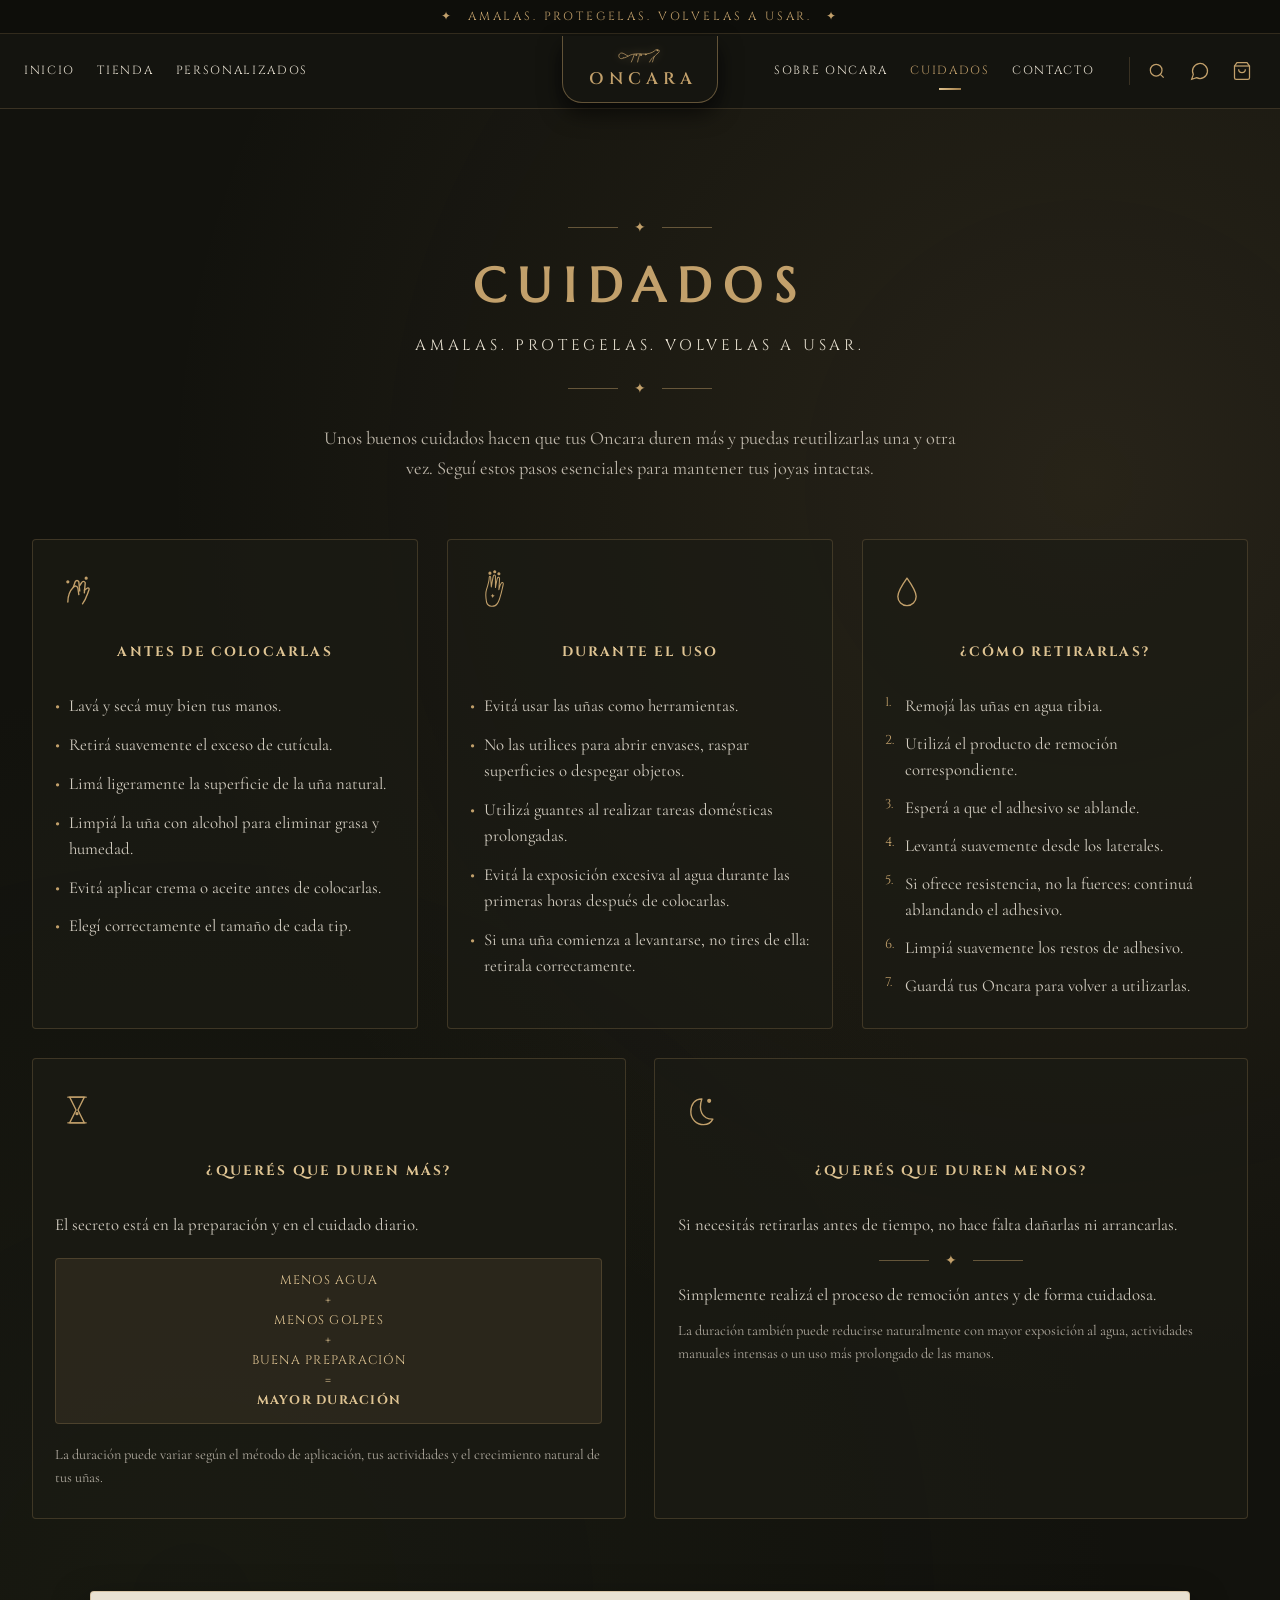
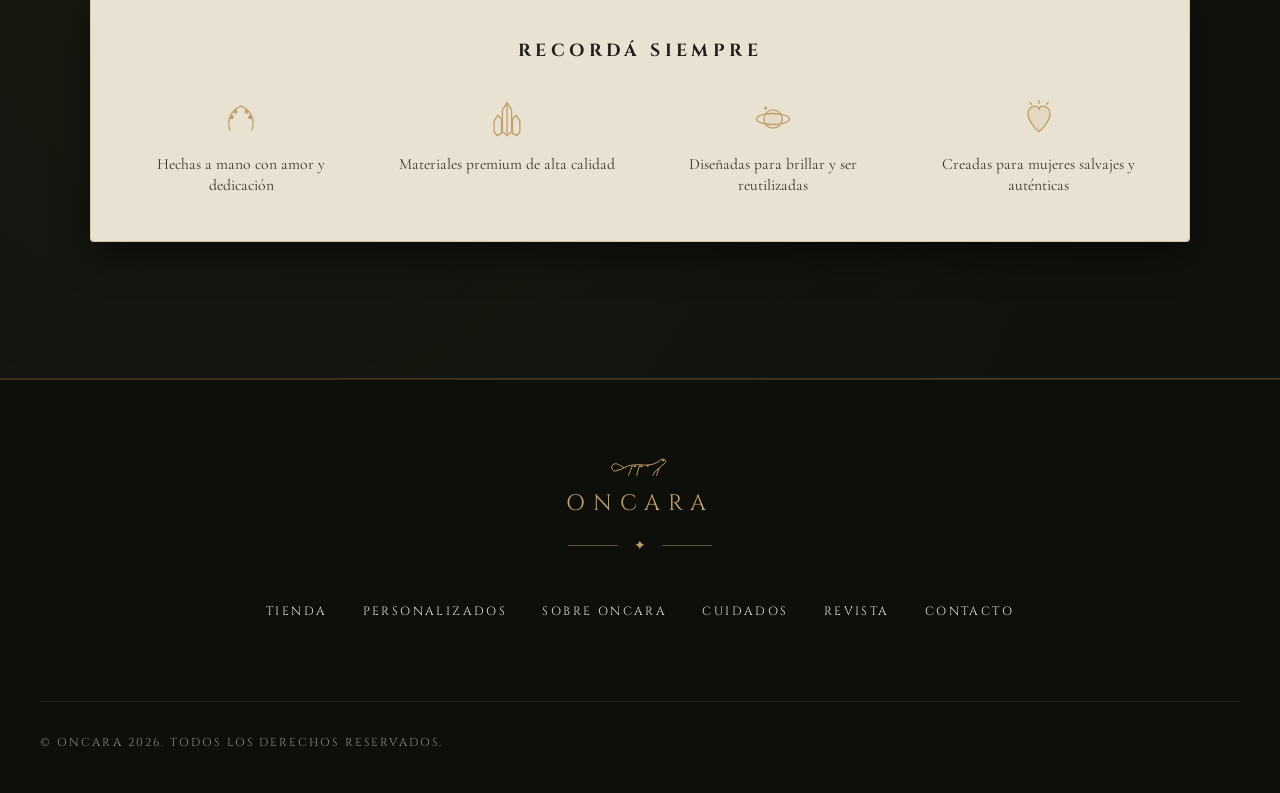
<file: cuidados.html>
<!DOCTYPE html>
<html lang="es">
<head>
  <meta charset="UTF-8">
  <meta name="viewport" content="width=device-width, initial-scale=1.0">
  <title>Cómo Poner y Sacar Uñas Press On: Cuidados | ONCARA</title>
  <meta name="description" content="Guía paso a paso para poner, cuidar y sacar tus uñas press on sin dañar tus uñas naturales, y cómo hacer que duren más y reutilizarlas.">
  <link rel="canonical" href="https://michuorellana.github.io/oncara-nails/cuidados.html">
  <meta property="og:type" content="website">
  <meta property="og:site_name" content="ONCARA">
  <meta property="og:title" content="Cómo Poner y Sacar Uñas Press On: Cuidados | ONCARA">
  <meta property="og:description" content="Guía paso a paso para poner, cuidar y sacar tus uñas press on sin dañar tus uñas naturales, y cómo hacer que duren más y reutilizarlas.">
  <meta property="og:url" content="https://michuorellana.github.io/oncara-nails/cuidados.html">
  <meta property="og:image" content="https://michuorellana.github.io/oncara-nails/assets/images/hero_hand_oncara.jpg">
  <meta property="og:image:width" content="1200">
  <meta property="og:image:height" content="896">
  <meta name="twitter:card" content="summary_large_image">
  <link rel="stylesheet" href="css/style.css">
  <link rel="icon" type="image/svg+xml" href="assets/icons/logo-jaguar.svg">
  <link rel="manifest" href="manifest.json">
  <link rel="apple-touch-icon" href="assets/icons/apple-touch-icon.png">
  <meta name="theme-color" content="#151510">
</head>
<body>
  <a href="#contenido" class="skip-link">Saltar al contenido</a>

  <!-- Top Announcement Bar -->
  <div class="header-top-banner">
    <span>✦</span>
    <span>AMALAS. PROTEGELAS. VOLVELAS A USAR.</span>
    <span>✦</span>
  </div>

  <!-- Main Header -->
  <header class="main-header">
    <div class="header-inner">
      <nav class="nav-left">
        <a href="index.html" class="nav-link">INICIO</a>
        <a href="tienda.html" class="nav-link">TIENDA</a>
        <a href="personalizados.html" class="nav-link">PERSONALIZADOS</a>
      </nav>

      <a href="index.html" class="brand-center-badge">
        <img width="100" height="40" src="assets/icons/logo-jaguar.svg" alt="Oncara Jaguar" class="brand-logo-img">
        <span class="brand-title">ONCARA</span>
      </a>

      <div class="nav-right">
        <a href="sobre-oncara.html" class="nav-link">SOBRE ONCARA</a>
        <a href="cuidados.html" class="nav-link active">CUIDADOS</a>
        <a href="contacto.html" class="nav-link">CONTACTO</a>

        <div class="header-actions">
          <button class="icon-btn search-toggle-btn" title="Buscar" aria-label="Buscar">
            <svg viewBox="0 0 24 24" fill="none" stroke="currentColor" stroke-width="1.5"><circle cx="11" cy="11" r="7"/><line x1="20" y1="20" x2="16" y2="16"/></svg>
          </button>
          <a href="https://wa.me/5491165464483" target="_blank" rel="noopener" class="icon-btn" title="Escribinos por WhatsApp" aria-label="WhatsApp">
            <svg viewBox="0 0 24 24" fill="none" stroke="currentColor" stroke-width="1.5"><path d="M7.9 20A9 9 0 1 0 4 16.1L2 22Z"/></svg>
          </a>
          <button class="icon-btn cart-toggle-btn" title="Bolsa de Pedidos" aria-label="Carrito">
            <svg viewBox="0 0 24 24" fill="none" stroke="currentColor" stroke-width="1.5"><path d="M6 2L3 6v14a2 2 0 0 0 2 2h14a2 2 0 0 0 2-2V6l-3-4z"/><line x1="3" y1="6" x2="21" y2="6"/><path d="M16 10a4 4 0 0 1-8 0"/></svg>
            <span class="badge-count" style="display:none;">0</span>
          </button>
        </div>
      </div>

      <button class="mobile-menu-btn" aria-label="Menú">
        <span></span>
        <span></span>
        <span></span>
      </button>
    </div>
  </header>

  <!-- Mobile Nav Drawer -->
  <div class="mobile-nav-backdrop"></div>
  <aside class="mobile-nav">
    <div>
      <button class="mobile-nav-close" aria-label="Cerrar">&times;</button>
      <div style="text-align:center; margin-top:1.5rem;">
        <img width="100" height="40" src="assets/icons/logo-jaguar.svg" alt="Oncara" style="width:48px; margin:0 auto 8px;">
        <span class="font-caps" style="color:var(--gold); letter-spacing:0.3em; font-size:1.1rem;">ONCARA</span>
      </div>
      <ul class="mobile-nav-links">
        <li><a href="index.html" class="mobile-nav-link">INICIO</a></li>
        <li><a href="tienda.html" class="mobile-nav-link">TIENDA</a></li>
        <li><a href="personalizados.html" class="mobile-nav-link">PERSONALIZADOS</a></li>
        <li><a href="sobre-oncara.html" class="mobile-nav-link">SOBRE ONCARA</a></li>
        <li><a href="cuidados.html" class="mobile-nav-link active">CUIDADOS</a></li>
        <li><a href="revista.html" class="mobile-nav-link">REVISTA</a></li>
        <li><a href="contacto.html" class="mobile-nav-link">CONTACTO</a></li>
      </ul>
    </div>
    <div class="mobile-nav-footer">
      <button class="btn btn-gold cart-toggle-btn" style="width:100%;">VER MI BOLSA</button>
    </div>
  </aside>

  <!-- SECTION: CUIDADOS HERO -->
  <section id="contenido" class="section-cuidados-hero">
    <div class="ornament-divider" style="margin-bottom:0.5rem;">
      <span class="ornament-star">✦</span>
    </div>

    <h1 class="cuidados-hero-title">CUIDADOS</h1>
    <p class="cuidados-hero-sub">AMALAS. PROTEGELAS. VOLVELAS A USAR.</p>
    
    <div class="ornament-divider" style="margin: 0.8rem auto 1.5rem;">
      <span class="ornament-star">✦</span>
    </div>

    <p class="cuidados-hero-desc">
      Unos buenos cuidados hacen que tus Oncara duren más y puedas reutilizarlas una y otra vez. Seguí estos pasos esenciales para mantener tus joyas intactas.
    </p>

    <!-- 5 COLUMNS CARE GUIDE -->
    <div class="cuidados-5cols-grid">
      <!-- Col 1 -->
      <div class="care-col">
        <div class="care-icon-header">
          <img width="48" height="48" src="assets/icons/care-hands.svg" alt="Antes de colocarlas">
        </div>
        <h2 class="care-col-title">ANTES DE COLOCARLAS</h2>
        <ul class="care-list">
          <li>Lavá y secá muy bien tus manos.</li>
          <li>Retirá suavemente el exceso de cutícula.</li>
          <li>Limá ligeramente la superficie de la uña natural.</li>
          <li>Limpiá la uña con alcohol para eliminar grasa y humedad.</li>
          <li>Evitá aplicar crema o aceite antes de colocarlas.</li>
          <li>Elegí correctamente el tamaño de cada tip.</li>
        </ul>
      </div>

      <!-- Col 2 -->
      <div class="care-col">
        <div class="care-icon-header">
          <img width="48" height="64" src="assets/icons/mystic-hand.svg" alt="Durante el uso">
        </div>
        <h2 class="care-col-title">DURANTE EL USO</h2>
        <ul class="care-list">
          <li>Evitá usar las uñas como herramientas.</li>
          <li>No las utilices para abrir envases, raspar superficies o despegar objetos.</li>
          <li>Utilizá guantes al realizar tareas domésticas prolongadas.</li>
          <li>Evitá la exposición excesiva al agua durante las primeras horas después de colocarlas.</li>
          <li>Si una uña comienza a levantarse, no tires de ella: retirala correctamente.</li>
        </ul>
      </div>

      <!-- Col 3 -->
      <div class="care-col">
        <div class="care-icon-header">
          <img width="48" height="48" src="assets/icons/care-hourglass.svg" alt="¿Querés que duren más?">
        </div>
        <h2 class="care-col-title">¿QUERÉS QUE DUREN MÁS?</h2>
        <p class="care-prose">
          El secreto está en la preparación y en el cuidado diario.
        </p>
        <div class="care-formula-box">
          MENOS AGUA<br>
          +<br>
          MENOS GOLPES<br>
          +<br>
          BUENA PREPARACIÓN<br>
          =<br>
          <strong>MAYOR DURACIÓN</strong>
        </div>
        <p class="care-prose" style="font-size:0.9rem; color:#AFA99E;">
          La duración puede variar según el método de aplicación, tus actividades y el crecimiento natural de tus uñas.
        </p>
      </div>

      <!-- Col 4 -->
      <div class="care-col">
        <div class="care-icon-header">
          <img width="48" height="48" src="assets/icons/care-drop.svg" alt="¿Cómo retirarlas?">
        </div>
        <h2 class="care-col-title">¿CÓMO RETIRARLAS?</h2>
        <ol class="care-ordered-list">
          <li>Remojá las uñas en agua tibia.</li>
          <li>Utilizá el producto de remoción correspondiente.</li>
          <li>Esperá a que el adhesivo se ablande.</li>
          <li>Levantá suavemente desde los laterales.</li>
          <li>Si ofrece resistencia, no la fuerces: continuá ablandando el adhesivo.</li>
          <li>Limpiá suavemente los restos de adhesivo.</li>
          <li>Guardá tus Oncara para volver a utilizarlas.</li>
        </ol>
      </div>

      <!-- Col 5 -->
      <div class="care-col">
        <div class="care-icon-header">
          <img width="48" height="48" src="assets/icons/care-moon.svg" alt="¿Querés que duren menos?">
        </div>
        <h2 class="care-col-title">¿QUERÉS QUE DUREN MENOS?</h2>
        <p class="care-prose">
          Si necesitás retirarlas antes de tiempo, no hace falta dañarlas ni arrancarlas.
        </p>
        <div class="ornament-divider" style="margin: 10px 0;">
          <span class="ornament-star">✦</span>
        </div>
        <p class="care-prose">
          Simplemente realizá el proceso de remoción antes y de forma cuidadosa.
        </p>
        <p class="care-prose" style="margin-top:10px; font-size:0.9rem; color:#AFA99E;">
          La duración también puede reducirse naturalmente con mayor exposición al agua, actividades manuales intensas o un uso más prolongado de las manos.
        </p>
      </div>
    </div>

    <!-- PARCHMENT BANNER: RECORDÁ SIEMPRE -->
    <div class="section-recorda-banner">
      <h2 class="recorda-title">RECORDÁ SIEMPRE</h2>
      <div class="recorda-badges-grid">
        <div class="recorda-badge-item">
          <img width="48" height="48" src="assets/icons/badge-wreath.svg" alt="Hechas a mano" class="recorda-badge-icon">
          <p class="recorda-badge-label">Hechas a mano con amor y dedicación</p>
        </div>

        <div class="recorda-badge-item">
          <img width="48" height="48" src="assets/icons/badge-crystals.svg" alt="Materiales premium" class="recorda-badge-icon">
          <p class="recorda-badge-label">Materiales premium de alta calidad</p>
        </div>

        <div class="recorda-badge-item">
          <img width="48" height="48" src="assets/icons/badge-planet.svg" alt="Diseñadas para brillar" class="recorda-badge-icon">
          <p class="recorda-badge-label">Diseñadas para brillar y ser reutilizadas</p>
        </div>

        <div class="recorda-badge-item">
          <img width="48" height="48" src="assets/icons/badge-heart.svg" alt="Creadas para mujeres salvajes" class="recorda-badge-icon">
          <p class="recorda-badge-label">Creadas para mujeres salvajes y auténticas</p>
        </div>
      </div>
    </div>
  </section>

  <!-- MAIN FOOTER -->
  <footer class="main-footer">
    <div class="footer-top">
      <div class="footer-logo-wrap">
        <img loading="lazy" decoding="async" width="100" height="40" src="assets/icons/logo-jaguar.svg" alt="Oncara Jaguar" class="footer-logo-img">
        <span class="footer-brand-name">ONCARA</span>
        <div class="ornament-divider" style="margin: 0.8rem 0;">
          <span class="ornament-star">✦</span>
        </div>
      </div>

      <nav class="footer-nav">
        <a href="tienda.html" class="footer-nav-link">TIENDA</a>
        <a href="personalizados.html" class="footer-nav-link">PERSONALIZADOS</a>
        <a href="sobre-oncara.html" class="footer-nav-link">SOBRE ONCARA</a>
        <a href="cuidados.html" class="footer-nav-link">CUIDADOS</a>
        <a href="revista.html" class="footer-nav-link">REVISTA</a>
        <a href="contacto.html" class="footer-nav-link">CONTACTO</a>
      </nav>
    </div>

    <div class="footer-bottom">
      <div>
        <span>© ONCARA 2026. TODOS LOS DERECHOS RESERVADOS.</span>
      </div>
    </div>
  </footer>

  <!-- CART / WISHLIST DRAWER -->
  <div class="cart-drawer-backdrop"></div>
  <aside class="cart-drawer">
    <div class="cart-drawer-header">
      <span class="cart-title">TU BOLSA DE JOYAS</span>
      <button class="cart-close-btn" aria-label="Cerrar">&times;</button>
    </div>
    <div class="cart-items-body"></div>
    <div class="cart-drawer-footer">
      <div class="cart-subtotal">
        <span>SUBTOTAL</span>
        <span class="cart-subtotal-val">$0</span>
      </div>
      <button class="btn btn-whatsapp cart-checkout-btn" style="width:100%;">
        FINALIZAR POR WHATSAPP
      </button>
    </div>
  </aside>

  <!-- SEARCH MODAL -->
  <div class="modal-backdrop"></div>
  <div class="search-modal">
    <div class="search-input-wrap">
      <input type="text" id="searchInput" placeholder="Buscar cuidados, aplicación, remoción...">
      <button class="search-close-btn">&times;</button>
    </div>
    <ul class="search-results-list"></ul>
  </div>

  <script src="js/main.js"></script>
</body>
</html>
</file>
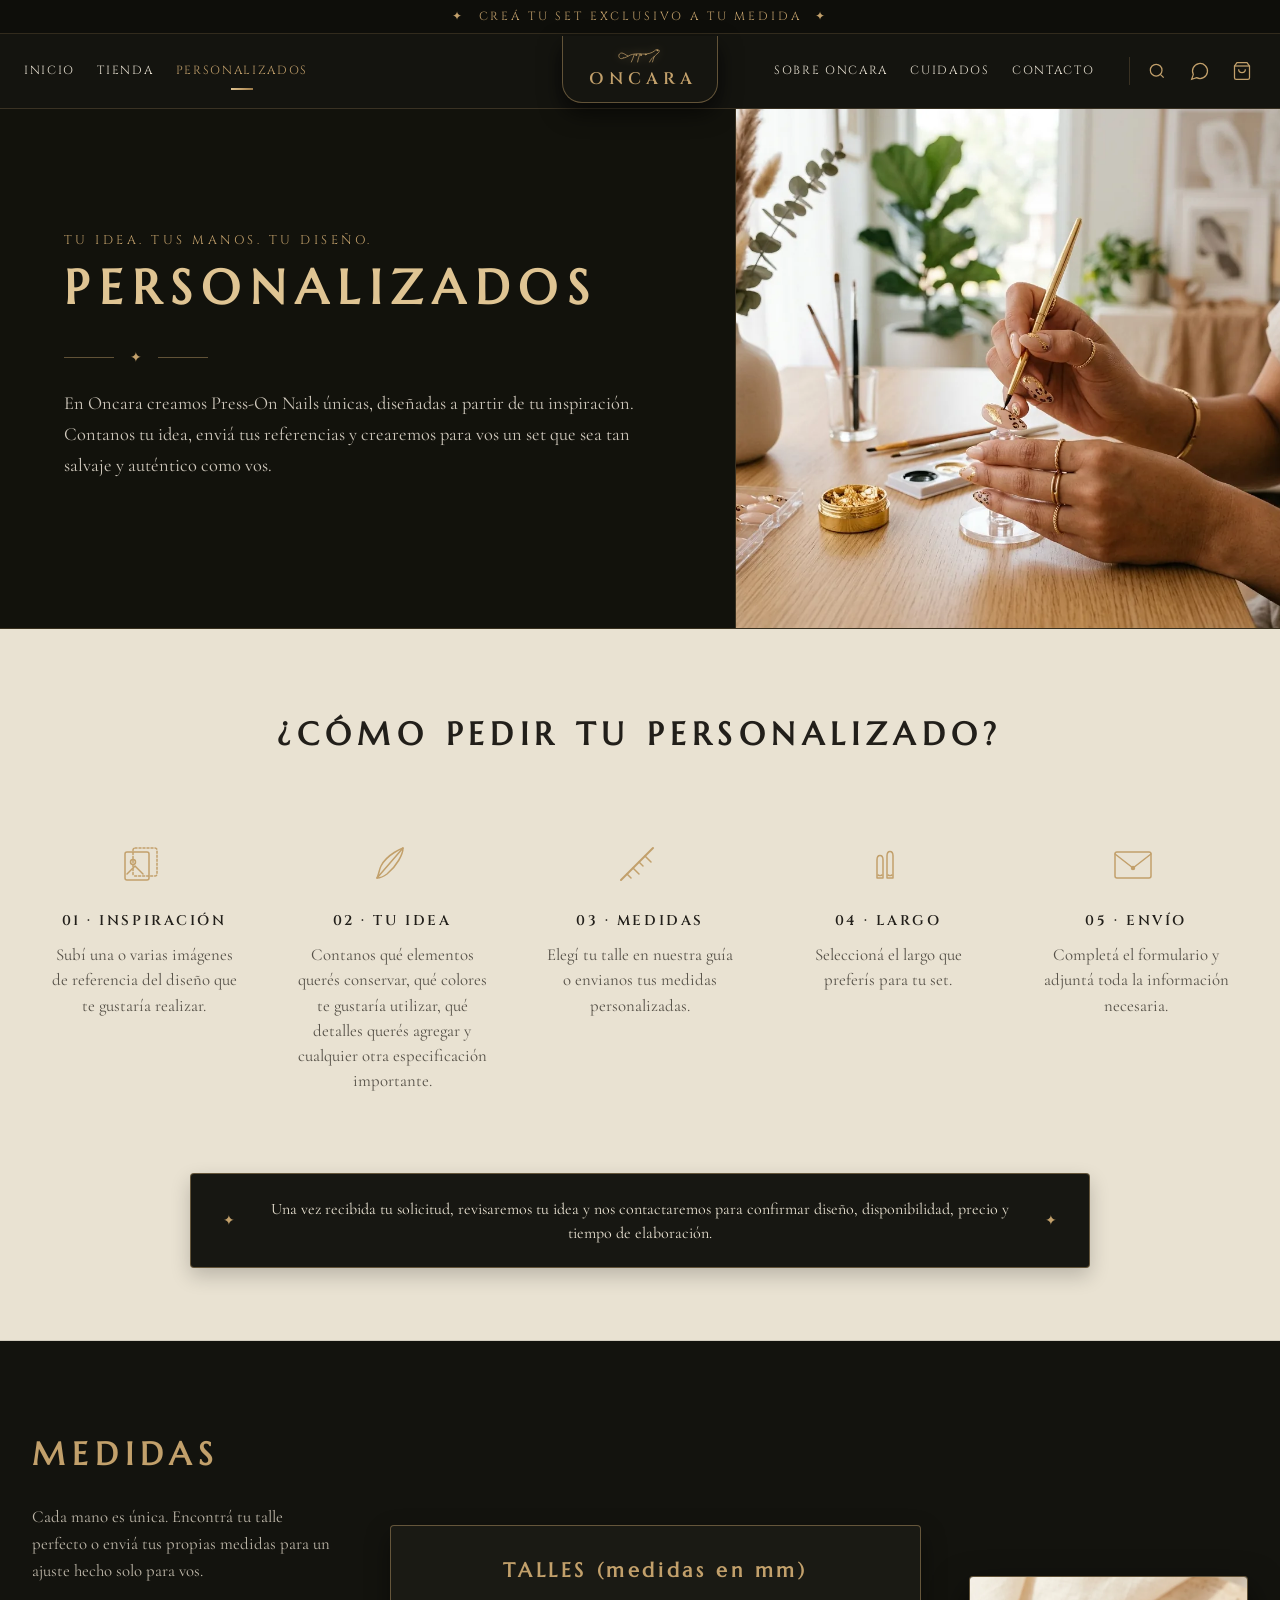
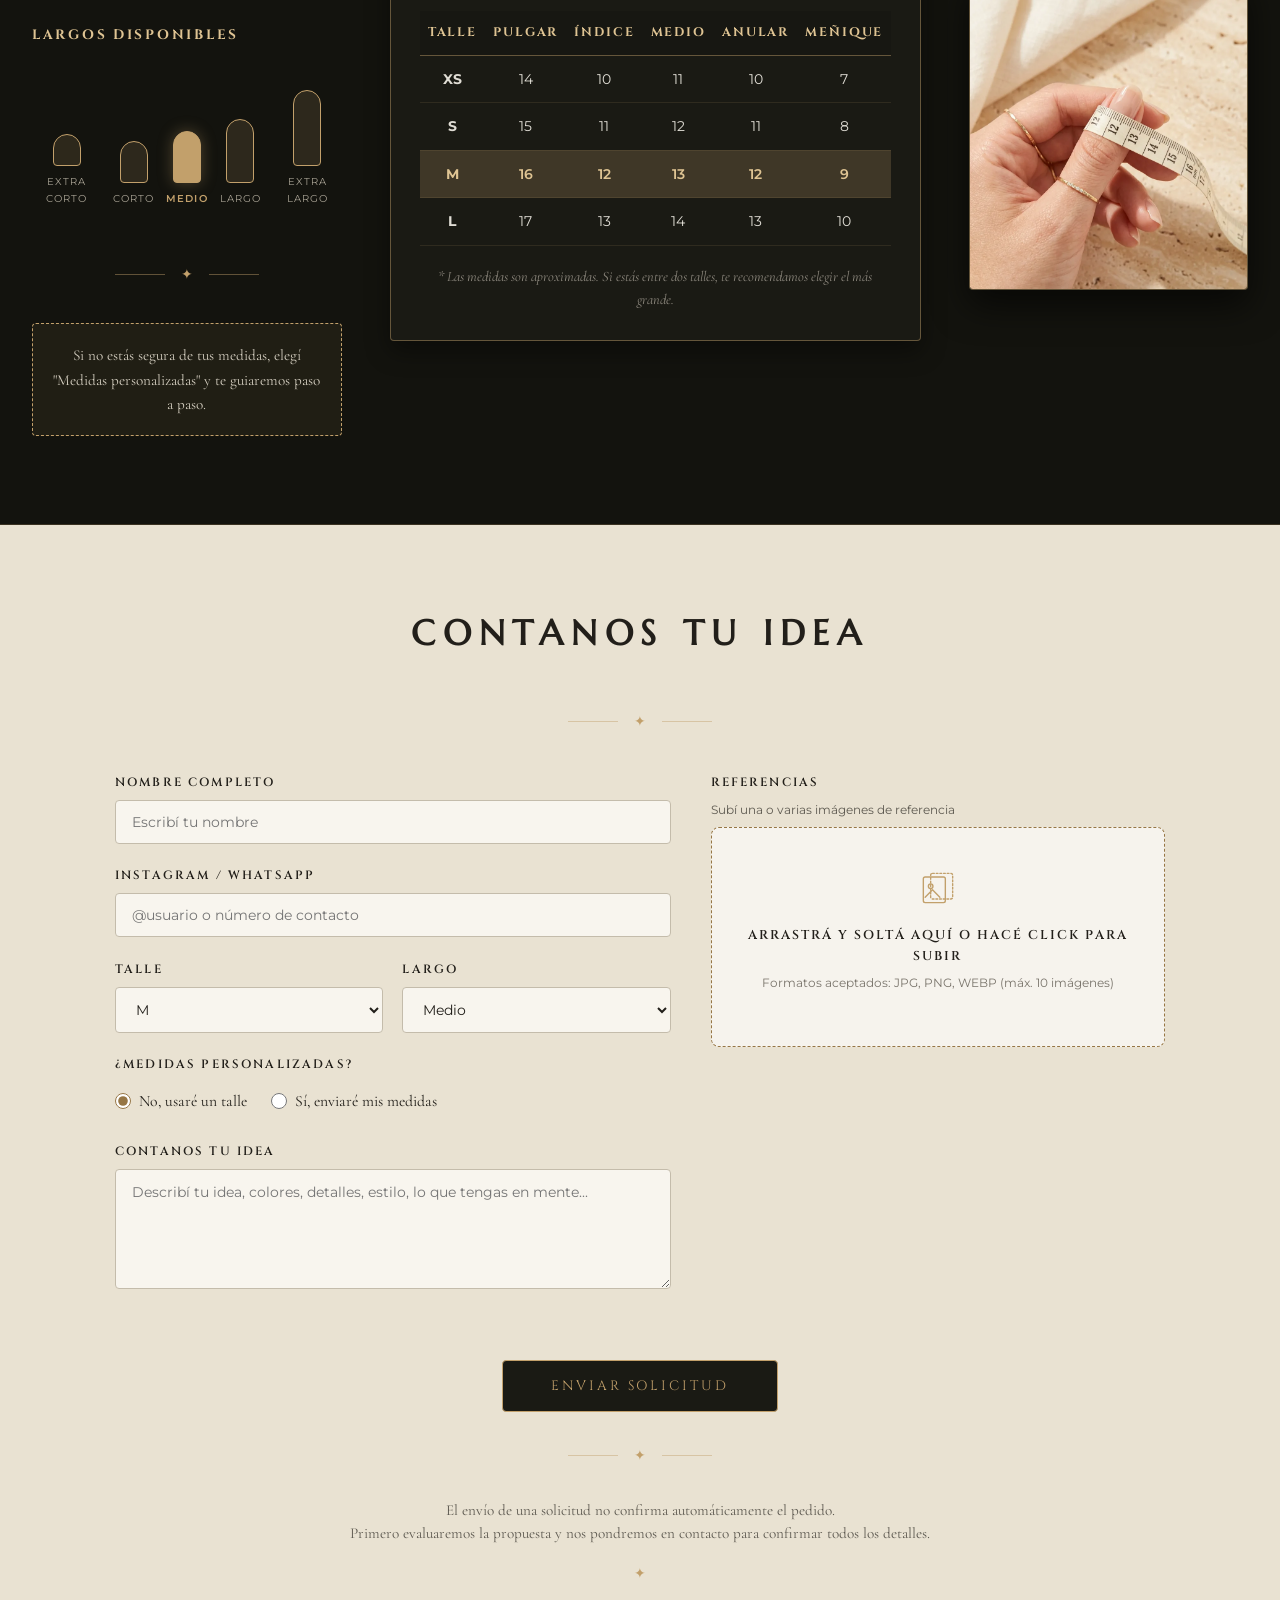
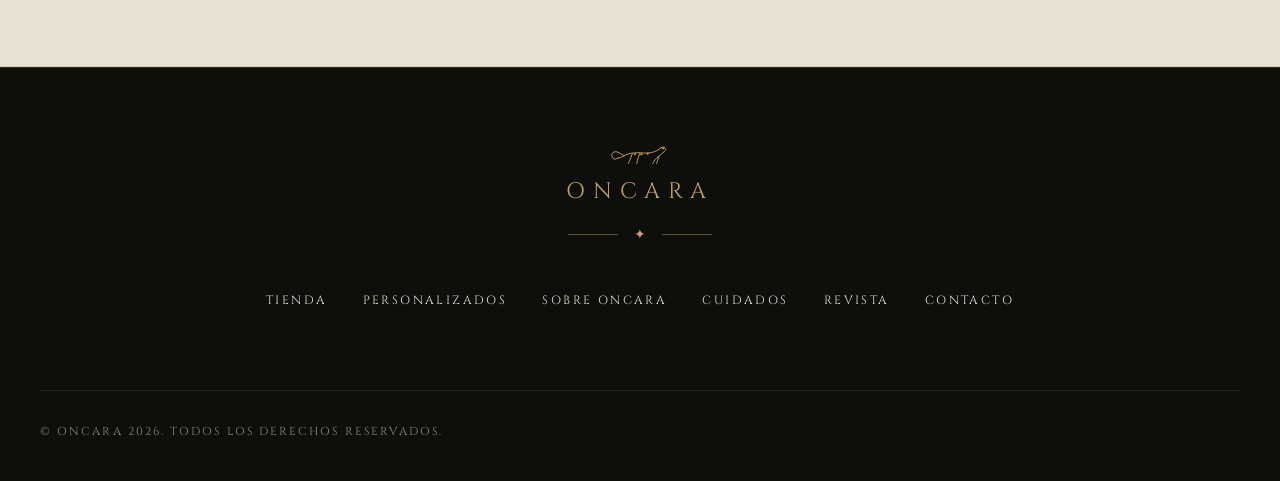
<file: personalizados.html>
<!DOCTYPE html>
<html lang="es">
<head>
  <meta charset="UTF-8">
  <meta name="viewport" content="width=device-width, initial-scale=1.0">
  <title>Uñas Press On Personalizadas a Medida | ONCARA</title>
  <meta name="description" content="Diseñá tus uñas press on a medida: mandanos tu idea y tus fotos de referencia, elegí talle, forma y largo, y las pintamos a mano para vos.">
  <link rel="canonical" href="https://michuorellana.github.io/oncara-nails/personalizados.html">
  <meta property="og:type" content="website">
  <meta property="og:site_name" content="ONCARA">
  <meta property="og:title" content="Uñas Press On Personalizadas a Medida | ONCARA">
  <meta property="og:description" content="Diseñá tus uñas press on a medida: mandanos tu idea y tus fotos de referencia, elegí talle, forma y largo, y las pintamos a mano para vos.">
  <meta property="og:url" content="https://michuorellana.github.io/oncara-nails/personalizados.html">
  <meta property="og:image" content="https://michuorellana.github.io/oncara-nails/assets/images/hero_hand_oncara.jpg">
  <meta property="og:image:width" content="1200">
  <meta property="og:image:height" content="896">
  <meta name="twitter:card" content="summary_large_image">
  <link rel="stylesheet" href="css/style.css">
  <link rel="icon" type="image/svg+xml" href="assets/icons/logo-jaguar.svg">
  <link rel="manifest" href="manifest.json">
  <link rel="apple-touch-icon" href="assets/icons/apple-touch-icon.png">
  <meta name="theme-color" content="#151510">
</head>
<body>
  <a href="#contenido" class="skip-link">Saltar al contenido</a>

  <!-- Top Announcement Bar -->
  <div class="header-top-banner">
    <span>✦</span>
    <span>CREÁ TU SET EXCLUSIVO A TU MEDIDA</span>
    <span>✦</span>
  </div>

  <!-- Main Header -->
  <header class="main-header">
    <div class="header-inner">
      <nav class="nav-left">
        <a href="index.html" class="nav-link">INICIO</a>
        <a href="tienda.html" class="nav-link">TIENDA</a>
        <a href="personalizados.html" class="nav-link active">PERSONALIZADOS</a>
      </nav>

      <a href="index.html" class="brand-center-badge">
        <img width="100" height="40" src="assets/icons/logo-jaguar.svg" alt="Oncara Jaguar" class="brand-logo-img">
        <span class="brand-title">ONCARA</span>
      </a>

      <div class="nav-right">
        <a href="sobre-oncara.html" class="nav-link">SOBRE ONCARA</a>
        <a href="cuidados.html" class="nav-link">CUIDADOS</a>
        <a href="contacto.html" class="nav-link">CONTACTO</a>

        <div class="header-actions">
          <button class="icon-btn search-toggle-btn" title="Buscar" aria-label="Buscar">
            <svg viewBox="0 0 24 24" fill="none" stroke="currentColor" stroke-width="1.5"><circle cx="11" cy="11" r="7"/><line x1="20" y1="20" x2="16" y2="16"/></svg>
          </button>
          <a href="https://wa.me/5491165464483" target="_blank" rel="noopener" class="icon-btn" title="Escribinos por WhatsApp" aria-label="WhatsApp">
            <svg viewBox="0 0 24 24" fill="none" stroke="currentColor" stroke-width="1.5"><path d="M7.9 20A9 9 0 1 0 4 16.1L2 22Z"/></svg>
          </a>
          <button class="icon-btn cart-toggle-btn" title="Bolsa de Pedidos" aria-label="Carrito">
            <svg viewBox="0 0 24 24" fill="none" stroke="currentColor" stroke-width="1.5"><path d="M6 2L3 6v14a2 2 0 0 0 2 2h14a2 2 0 0 0 2-2V6l-3-4z"/><line x1="3" y1="6" x2="21" y2="6"/><path d="M16 10a4 4 0 0 1-8 0"/></svg>
            <span class="badge-count" style="display:none;">0</span>
          </button>
        </div>
      </div>

      <button class="mobile-menu-btn" aria-label="Menú">
        <span></span>
        <span></span>
        <span></span>
      </button>
    </div>
  </header>

  <!-- Mobile Nav Drawer -->
  <div class="mobile-nav-backdrop"></div>
  <aside class="mobile-nav">
    <div>
      <button class="mobile-nav-close" aria-label="Cerrar">&times;</button>
      <div style="text-align:center; margin-top:1.5rem;">
        <img width="100" height="40" src="assets/icons/logo-jaguar.svg" alt="Oncara" style="width:48px; margin:0 auto 8px;">
        <span class="font-caps" style="color:var(--gold); letter-spacing:0.3em; font-size:1.1rem;">ONCARA</span>
      </div>
      <ul class="mobile-nav-links">
        <li><a href="index.html" class="mobile-nav-link">INICIO</a></li>
        <li><a href="tienda.html" class="mobile-nav-link">TIENDA</a></li>
        <li><a href="personalizados.html" class="mobile-nav-link active">PERSONALIZADOS</a></li>
        <li><a href="sobre-oncara.html" class="mobile-nav-link">SOBRE ONCARA</a></li>
        <li><a href="cuidados.html" class="mobile-nav-link">CUIDADOS</a></li>
        <li><a href="revista.html" class="mobile-nav-link">REVISTA</a></li>
        <li><a href="contacto.html" class="mobile-nav-link">CONTACTO</a></li>
      </ul>
    </div>
    <div class="mobile-nav-footer">
      <button class="btn btn-gold cart-toggle-btn" style="width:100%;">VER MI BOLSA</button>
    </div>
  </aside>

  <!-- HERO SECTION PERSONALIZADOS -->
  <section id="contenido" class="pers-hero-split">
    <div class="pers-hero-left">
      <span class="pers-hero-tagline">TU IDEA. TUS MANOS. TU DISEÑO.</span>
      <h1 class="pers-hero-title">PERSONALIZADOS</h1>
      
      <div class="ornament-divider" style="margin: 0.5rem 0 1.2rem; justify-content: flex-start;">
        <span class="ornament-star">✦</span>
      </div>

      <p class="pers-hero-desc">
        En Oncara creamos Press-On Nails únicas, diseñadas a partir de tu inspiración. Contanos tu idea, enviá tus referencias y crearemos para vos un set que sea tan salvaje y auténtico como vos.
      </p>
    </div>

    <div class="pers-hero-right">
      <img fetchpriority="high" width="1200" height="896" src="assets/images/personalizados_hand_master.webp?v=oncara5" alt="Diseño personalizado de uñas Oncara - Creaciones únicas">
    </div>
  </section>

  <!-- SECTION: ¿CÓMO PEDIR TU PERSONALIZADO? (5 Pasos) -->
  <section class="section-steps">
    <h2 class="steps-title">¿CÓMO PEDIR TU PERSONALIZADO?</h2>

    <div class="steps-grid">
      <!-- Paso 1 -->
      <div class="step-card">
        <div class="step-icon-wrap">
          <img loading="lazy" decoding="async" width="48" height="48" src="assets/icons/step-photo.svg" alt="Inspiración">
        </div>
        <h3 class="step-number-title">01 · INSPIRACIÓN</h3>
        <p class="step-desc">Subí una o varias imágenes de referencia del diseño que te gustaría realizar.</p>
      </div>

      <!-- Paso 2 -->
      <div class="step-card">
        <div class="step-icon-wrap">
          <img loading="lazy" decoding="async" width="48" height="48" src="assets/icons/step-quill.svg" alt="Tu Idea">
        </div>
        <h3 class="step-number-title">02 · TU IDEA</h3>
        <p class="step-desc">Contanos qué elementos querés conservar, qué colores te gustaría utilizar, qué detalles querés agregar y cualquier otra especificación importante.</p>
      </div>

      <!-- Paso 3 -->
      <div class="step-card">
        <div class="step-icon-wrap">
          <img loading="lazy" decoding="async" width="48" height="48" src="assets/icons/step-ruler.svg" alt="Medidas">
        </div>
        <h3 class="step-number-title">03 · MEDIDAS</h3>
        <p class="step-desc">Elegí tu talle en nuestra guía o envianos tus medidas personalizadas.</p>
      </div>

      <!-- Paso 4 -->
      <div class="step-card">
        <div class="step-icon-wrap">
          <img loading="lazy" decoding="async" width="48" height="48" src="assets/icons/step-nails.svg" alt="Largo">
        </div>
        <h3 class="step-number-title">04 · LARGO</h3>
        <p class="step-desc">Seleccioná el largo que preferís para tu set.</p>
      </div>

      <!-- Paso 5 -->
      <div class="step-card">
        <div class="step-icon-wrap">
          <img loading="lazy" decoding="async" width="48" height="48" src="assets/icons/step-envelope.svg" alt="Envío">
        </div>
        <h3 class="step-number-title">05 · ENVÍO</h3>
        <p class="step-desc">Completá el formulario y adjuntá toda la información necesaria.</p>
      </div>
    </div>

    <!-- Notice Banner -->
    <div class="steps-notice-banner">
      <span class="ornament-star">✦</span>
      <span>Una vez recibida tu solicitud, revisaremos tu idea y nos contactaremos para confirmar diseño, disponibilidad, precio y tiempo de elaboración.</span>
      <span class="ornament-star">✦</span>
    </div>
  </section>

  <!-- SECTION: MEDIDAS Y GUÍA DE TALLES (Dark Luxury) -->
  <section class="section-medidas">
    <div class="medidas-grid">
      <!-- Col 1: Medidas Intro & Largos -->
      <div class="medidas-left-info">
        <h2 class="medidas-main-title">MEDIDAS</h2>
        <p class="medidas-intro">
          Cada mano es única. Encontrá tu talle perfecto o enviá tus propias medidas para un ajuste hecho solo para vos.
        </p>

        <h3 class="largos-title">LARGOS DISPONIBLES</h3>
        <div class="largos-visual-list">
          <div class="largo-item" data-largo="Extra Corto">
            <div class="largo-nail-shape" style="height: 32px;"></div>
            <span class="largo-label">EXTRA CORTO</span>
          </div>
          <div class="largo-item" data-largo="Corto">
            <div class="largo-nail-shape" style="height: 42px;"></div>
            <span class="largo-label">CORTO</span>
          </div>
          <div class="largo-item active" data-largo="Medio">
            <div class="largo-nail-shape" style="height: 52px;"></div>
            <span class="largo-label">MEDIO</span>
          </div>
          <div class="largo-item" data-largo="Largo">
            <div class="largo-nail-shape" style="height: 64px;"></div>
            <span class="largo-label">LARGO</span>
          </div>
          <div class="largo-item" data-largo="Extra Largo">
            <div class="largo-nail-shape" style="height: 76px;"></div>
            <span class="largo-label">EXTRA LARGO</span>
          </div>
        </div>

        <div class="ornament-divider" style="margin: 0.8rem 0;">
          <span class="ornament-star">✦</span>
        </div>

        <div class="medidas-callout">
          Si no estás segura de tus medidas, elegí "Medidas personalizadas" y te guiaremos paso a paso.
        </div>
      </div>

      <!-- Col 2: Interactive Table -->
      <div class="medidas-center-table">
        <h3 class="table-heading">TALLES (medidas en mm)</h3>
        <div class="table-responsive-wrapper">
          <table class="talles-table">
            <thead>
              <tr>
                <th>TALLE</th>
                <th>PULGAR</th>
                <th>ÍNDICE</th>
                <th>MEDIO</th>
                <th>ANULAR</th>
                <th>MEÑIQUE</th>
              </tr>
            </thead>
            <tbody>
              <tr data-talle="XS">
                <td><strong>XS</strong></td>
                <td>14</td>
                <td>10</td>
                <td>11</td>
                <td>10</td>
                <td>7</td>
              </tr>
              <tr data-talle="S">
                <td><strong>S</strong></td>
                <td>15</td>
                <td>11</td>
                <td>12</td>
                <td>11</td>
                <td>8</td>
              </tr>
              <tr data-talle="M" class="selected">
                <td><strong>M</strong></td>
                <td>16</td>
                <td>12</td>
                <td>13</td>
                <td>12</td>
                <td>9</td>
              </tr>
              <tr data-talle="L">
                <td><strong>L</strong></td>
                <td>17</td>
                <td>13</td>
                <td>14</td>
                <td>13</td>
                <td>10</td>
              </tr>
            </tbody>
          </table>
        </div>
        <p class="talles-table-footnote">
          * Las medidas son aproximadas. Si estás entre dos talles, te recomendamos elegir el más grande.
        </p>
      </div>

      <!-- Col 3: Luxury Still Life Image -->
      <div class="medidas-right-image">
        <img loading="lazy" decoding="async" width="896" height="1200" src="assets/images/medidas_guide_light.webp" alt="Guía para medir tus uñas en mm Oncara">
      </div>
    </div>
  </section>

  <!-- SECTION: CONTANOS TU IDEA (Cream Form) -->
  <section class="section-custom-form">
    <div class="custom-form-container">
      <h2 class="form-main-title">CONTANOS TU IDEA</h2>

      <div class="ornament-divider" style="margin-bottom: 2.5rem;">
        <span class="ornament-star">✦</span>
      </div>

      <form id="customOrderForm">
        <div class="form-grid-layout">
          <!-- Left Column Fields -->
          <div>
            <div class="form-group">
              <label for="nombreInput" class="form-label">NOMBRE COMPLETO</label>
              <input type="text" id="nombreInput" placeholder="Escribí tu nombre" required class="form-input">
            </div>

            <div class="form-group">
              <label for="contactoInput" class="form-label">INSTAGRAM / WHATSAPP</label>
              <input type="text" id="contactoInput" placeholder="@usuario o número de contacto" required class="form-input">
            </div>

            <div class="form-row-2">
              <div class="form-group">
                <label for="talleSelect" class="form-label">TALLE</label>
                <select id="talleSelect" class="form-select">
                  <option value="XS">XS</option>
                  <option value="S">S</option>
                  <option value="M" selected>M</option>
                  <option value="L">L</option>
                  <option value="Personalizado">Personalizado</option>
                </select>
              </div>

              <div class="form-group">
                <label for="largoSelect" class="form-label">LARGO</label>
                <select id="largoSelect" class="form-select">
                  <option value="Extra Corto">Extra Corto</option>
                  <option value="Corto">Corto</option>
                  <option value="Medio" selected>Medio</option>
                  <option value="Largo">Largo</option>
                  <option value="Extra Largo">Extra Largo</option>
                </select>
              </div>
            </div>

            <div class="form-group">
              <label class="form-label">¿MEDIDAS PERSONALIZADAS?</label>
              <div class="radio-group">
                <label class="radio-label">
                  <input type="radio" name="customSizeRadio" id="medidasNo" value="no" checked>
                  No, usaré un talle
                </label>
                <label class="radio-label">
                  <input type="radio" name="customSizeRadio" id="medidasYes" value="yes">
                  Sí, enviaré mis medidas
                </label>
              </div>

              <!-- Extra MM Inputs (shown if Yes) -->
              <div class="custom-mm-fields">
                <div class="custom-mm-field">
                  <label>PULGAR</label>
                  <input type="number" id="mmPulgar" placeholder="mm">
                </div>
                <div class="custom-mm-field">
                  <label>ÍNDICE</label>
                  <input type="number" id="mmIndice" placeholder="mm">
                </div>
                <div class="custom-mm-field">
                  <label>MEDIO</label>
                  <input type="number" id="mmMedio" placeholder="mm">
                </div>
                <div class="custom-mm-field">
                  <label>ANULAR</label>
                  <input type="number" id="mmAnular" placeholder="mm">
                </div>
                <div class="custom-mm-field">
                  <label>MEÑIQUE</label>
                  <input type="number" id="mmMenique" placeholder="mm">
                </div>
              </div>
            </div>

            <div class="form-group">
              <label for="ideaTextarea" class="form-label">CONTANOS TU IDEA</label>
              <textarea id="ideaTextarea" placeholder="Describí tu idea, colores, detalles, estilo, lo que tengas en mente..." required class="form-textarea"></textarea>
            </div>
          </div>

          <!-- Right Column: Dropzone & File previews -->
          <div>
            <div class="form-group">
              <label class="form-label">REFERENCIAS</label>
              <p style="font-family:var(--font-sans); font-size:0.75rem; color:var(--text-muted-dark); margin-bottom:8px;">
                Subí una o varias imágenes de referencia
              </p>

              <input type="file" id="fileInput" multiple accept="image/*" style="display:none;">
              
              <div class="dropzone-container" id="dropzone">
                <img loading="lazy" decoding="async" width="48" height="48" src="assets/icons/step-photo.svg" alt="Upload" class="dropzone-icon">
                <div class="dropzone-title">ARRASTRÁ Y SOLTÁ AQUÍ O HACÉ CLICK PARA SUBIR</div>
                <div class="dropzone-sub">Formatos aceptados: JPG, PNG, WEBP (máx. 10 imágenes)</div>
                <div class="dropzone-previews"></div>
              </div>
            </div>
          </div>
        </div>

        <!-- Submit Button -->
        <div class="form-submit-row">
          <button type="submit" class="btn btn-primary-dark">
            ENVIAR SOLICITUD
          </button>
        </div>

        <div class="ornament-divider" style="margin: 2rem 0 1rem;">
          <span class="ornament-star">✦</span>
        </div>

        <p class="form-disclaimer">
          El envío de una solicitud no confirma automáticamente el pedido.<br>
          Primero evaluaremos la propuesta y nos pondremos en contacto para confirmar todos los detalles.
        </p>

        <div style="text-align:center; margin-top:1rem;">
          <span class="ornament-star">✦</span>
        </div>
      </form>
    </div>
  </section>

  <!-- MAIN FOOTER -->
  <footer class="main-footer">
    <div class="footer-top">
      <div class="footer-logo-wrap">
        <img loading="lazy" decoding="async" width="100" height="40" src="assets/icons/logo-jaguar.svg" alt="Oncara Jaguar" class="footer-logo-img">
        <span class="footer-brand-name">ONCARA</span>
        <div class="ornament-divider" style="margin: 0.8rem 0;">
          <span class="ornament-star">✦</span>
        </div>
      </div>

      <nav class="footer-nav">
        <a href="tienda.html" class="footer-nav-link">TIENDA</a>
        <a href="personalizados.html" class="footer-nav-link">PERSONALIZADOS</a>
        <a href="sobre-oncara.html" class="footer-nav-link">SOBRE ONCARA</a>
        <a href="cuidados.html" class="footer-nav-link">CUIDADOS</a>
        <a href="revista.html" class="footer-nav-link">REVISTA</a>
        <a href="contacto.html" class="footer-nav-link">CONTACTO</a>
      </nav>
    </div>

    <div class="footer-bottom">
      <div>
        <span>© ONCARA 2026. TODOS LOS DERECHOS RESERVADOS.</span>
      </div>
    </div>
  </footer>

  <!-- CART / WISHLIST DRAWER -->
  <div class="cart-drawer-backdrop"></div>
  <aside class="cart-drawer">
    <div class="cart-drawer-header">
      <span class="cart-title">TU BOLSA DE JOYAS</span>
      <button class="cart-close-btn" aria-label="Cerrar">&times;</button>
    </div>
    <div class="cart-items-body"></div>
    <div class="cart-drawer-footer">
      <div class="cart-subtotal">
        <span>SUBTOTAL</span>
        <span class="cart-subtotal-val">$0</span>
      </div>
      <button class="btn btn-whatsapp cart-checkout-btn" style="width:100%;">
        FINALIZAR POR WHATSAPP
      </button>
    </div>
  </aside>

  <!-- SEARCH MODAL -->
  <div class="modal-backdrop"></div>
  <div class="search-modal">
    <div class="search-input-wrap">
      <input type="text" id="searchInput" placeholder="Buscar sets, talles, largos, referencias...">
      <button class="search-close-btn">&times;</button>
    </div>
    <ul class="search-results-list"></ul>
  </div>

  <script src="js/main.js"></script>
</body>
</html>
</file>
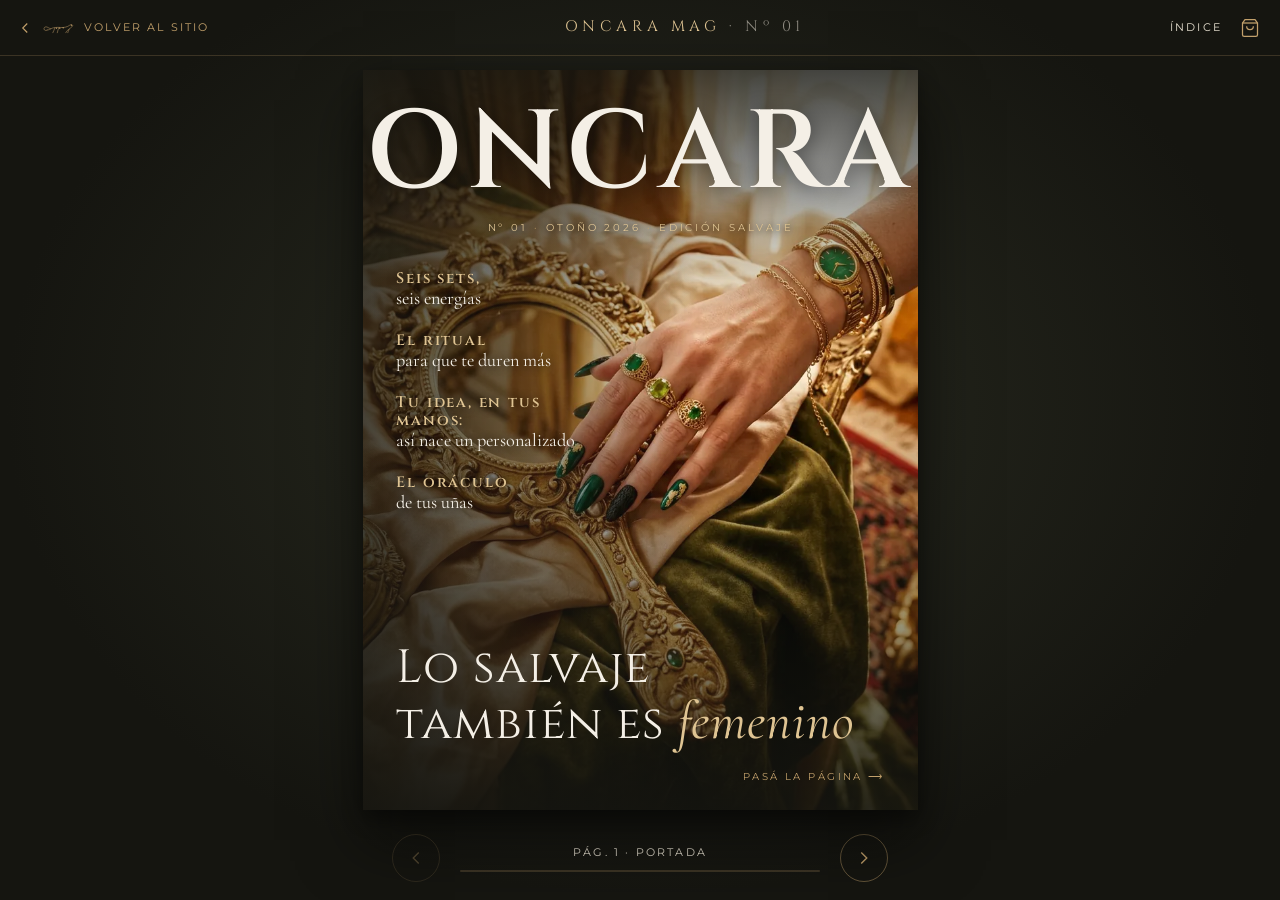
<file: revista.html>
<!DOCTYPE html>
<html lang="es">
<head>
  <meta charset="UTF-8">
  <meta name="viewport" content="width=device-width, initial-scale=1.0">
  <title>Oncara Mag Nº 01: La Revista de las Uñas Press On | ONCARA</title>
  <meta name="description" content="Oncara Mag, la revista digital de Oncara: la colección de uñas press on, guía de estilo, el ritual de cuidados, cómo nace un personalizado y el oráculo de tus uñas.">
  <link rel="canonical" href="https://michuorellana.github.io/oncara-nails/revista.html">
  <meta property="og:type" content="website">
  <meta property="og:site_name" content="ONCARA">
  <meta property="og:title" content="Oncara Mag Nº 01: La Revista de las Uñas Press On | ONCARA">
  <meta property="og:description" content="Oncara Mag, la revista digital de Oncara: la colección de uñas press on, guía de estilo, el ritual de cuidados, cómo nace un personalizado y el oráculo de tus uñas.">
  <meta property="og:url" content="https://michuorellana.github.io/oncara-nails/revista.html">
  <meta property="og:image" content="https://michuorellana.github.io/oncara-nails/assets/images/hero_hand_oncara.jpg">
  <meta property="og:image:width" content="1200">
  <meta property="og:image:height" content="896">
  <meta name="twitter:card" content="summary_large_image">
  <link rel="stylesheet" href="css/style.css">
  <link rel="stylesheet" href="css/revista.css">
  <link rel="icon" type="image/svg+xml" href="assets/icons/logo-jaguar.svg">
  <link rel="manifest" href="manifest.json">
  <link rel="apple-touch-icon" href="assets/icons/apple-touch-icon.png">
  <meta name="theme-color" content="#151510">
</head>
<body class="mag-body">
  <a href="#revista" class="skip-link">Saltar a la revista</a>

  <!-- Magazine top bar -->
  <header class="mag-topbar">
    <a href="index.html" class="mag-back" aria-label="Volver al sitio de Oncara">
      <svg viewBox="0 0 24 24" fill="none" stroke="currentColor" stroke-width="1.5" aria-hidden="true"><path d="M15 18l-6-6 6-6"/></svg>
      <img width="100" height="40" src="assets/icons/logo-jaguar.svg" alt="" class="mag-back-logo">
      <span>VOLVER AL SITIO</span>
    </a>
    <p class="mag-topbar-title">ONCARA MAG <span>· Nº 01</span></p>
    <div class="mag-topbar-actions">
      <a href="#indice" class="mag-toc-btn">ÍNDICE</a>
      <button class="icon-btn cart-toggle-btn" title="Bolsa de Pedidos" aria-label="Carrito">
        <svg viewBox="0 0 24 24" fill="none" stroke="currentColor" stroke-width="1.5"><path d="M6 2L3 6v14a2 2 0 0 0 2 2h14a2 2 0 0 0 2-2V6l-3-4z"/><line x1="3" y1="6" x2="21" y2="6"/><path d="M16 10a4 4 0 0 1-8 0"/></svg>
        <span class="badge-count" style="display:none;">0</span>
      </button>
    </div>
  </header>

  <main id="revista" class="mag-stage">
    <h1 class="sr-only">Oncara Mag Nº 01, edición salvaje</h1>
    <div class="mag-book">

      <!-- PORTADA -->
      <section class="mag-spread single" id="portada" data-title="Portada" aria-label="Portada">
        <div class="mag-page cover">
          <img class="pg-img" fetchpriority="high" width="821" height="1100" src="assets/images/mag_portada.webp" alt="Mano con uñas verde esmeralda y anillos dorados sobre un espejo de mano antiguo" style="object-position:50% 60%;">
          <div class="cover-shade"></div>
          <p class="cover-masthead">ONCARA</p>
          <p class="cover-issue">Nº 01 <span>·</span> OTOÑO 2026 <span>·</span> EDICIÓN SALVAJE</p>
          <ul class="cover-lines">
            <li><strong>Seis sets,</strong> seis energías</li>
            <li><strong>El ritual</strong> para que te duren más</li>
            <li><strong>Tu idea, en tus manos:</strong> así nace un personalizado</li>
            <li><strong>El oráculo</strong> de tus uñas</li>
          </ul>
          <p class="cover-headline">Lo salvaje<br>también es <em>femenino</em></p>
          <p class="cover-hint" aria-hidden="true">PASÁ LA PÁGINA ⟶</p>
        </div>
      </section>

      <!-- EDITO -->
      <section class="mag-spread" id="edito" data-title="Edito" aria-label="Editorial">
        <div class="mag-page paper left">
          <img class="pg-img pg-img-top" loading="lazy" width="765" height="655" src="assets/images/mag_noche.webp" alt="Mano con uñas animal print y anillos de piedras negras" style="object-position:50% 35%;">
          <p class="edito-word">EDITO</p>
          <p class="folio"><span class="folio-num"></span> · ONCARA MAG</p>
        </div>
        <div class="mag-page paper right">
          <div class="pg-pad edito-letter">
            <p class="kicker">CARTA DE ONCARA</p>
            <div class="body body-cols">
              <p><span class="dropcap">B</span>ienvenida al primer número de Oncara Mag. Esta revista nació de la misma pregunta que nos hizo empezar: ¿por qué conformarse con lo que se repite?</p>
              <p>Acá no vas a encontrar tendencias para seguir. Vas a encontrar ideas para romperlas.</p>
              <p>Juntamos en estas páginas todo lo que nos importa: los seis sets de la colección, el ritual para que te duren más, cómo nace un diseño personalizado y un par de secretos que guardábamos para vos.</p>
              <p>Leela despacio. Guardala. Volvé cuando necesites recordar que tus manos también hablan.</p>
            </div>
            <p class="signature">Con amor salvaje,<br><span>Oncara</span></p>
          </div>
          <p class="folio"><span class="folio-num"></span> · Nº 01</p>
        </div>
      </section>

      <!-- ÍNDICE -->
      <section class="mag-spread" id="indice" data-title="Índice" aria-label="Índice">
        <div class="mag-page ink left">
          <div class="pg-pad">
            <p class="kicker">Nº 01 · EDICIÓN SALVAJE</p>
            <h2 class="pg-title">EN ESTE<br>NÚMERO</h2>
            <ol class="toc">
              <li><a href="#manifiesto"><span class="toc-num" data-for="manifiesto"></span><span class="toc-name">Manifiesto</span></a></li>
              <li><a href="#salvaje"><span class="toc-num" data-for="salvaje"></span><span class="toc-name">Historia de tapa: Salvaje</span></a></li>
              <li><a href="#coleccion"><span class="toc-num" data-for="coleccion"></span><span class="toc-name">La colección</span></a></li>
              <li><a href="#estilo"><span class="toc-num" data-for="estilo"></span><span class="toc-name">Guía de estilo</span></a></li>
              <li><a href="#cuidados"><span class="toc-num" data-for="cuidados"></span><span class="toc-name">El ritual de cuidados</span></a></li>
              <li><a href="#personalizados"><span class="toc-num" data-for="personalizados"></span><span class="toc-name">Personalizados</span></a></li>
              <li><a href="#medidas"><span class="toc-num" data-for="medidas"></span><span class="toc-name">Tu talle</span></a></li>
              <li><a href="#oraculo"><span class="toc-num" data-for="oraculo"></span><span class="toc-name">El oráculo de tus uñas</span></a></li>
              <li><a href="#caja"><span class="toc-num" data-for="caja"></span><span class="toc-name">Qué hay en la caja</span></a></li>
            </ol>
          </div>
          <p class="folio"><span class="folio-num"></span> · ONCARA MAG</p>
        </div>
        <div class="mag-page right">
          <img class="pg-img" loading="lazy" width="821" height="1100" src="assets/images/mag_garra.webp" alt="Garra de leopardo con uñas doradas con cruces y perlas sobre terciopelo rosa">
          <p class="photo-caption">Leopard glam: uñas con relieve, cruces y perlas.</p>
          <p class="folio on-photo"><span class="folio-num"></span> · Nº 01</p>
        </div>
      </section>

      <!-- MANIFIESTO (foto a doble página) -->
      <section class="mag-spread" id="manifiesto" data-title="Manifiesto" aria-label="Manifiesto">
        <div class="mag-page left">
          <img class="pg-img span-left" loading="lazy" width="1100" height="614" src="assets/images/mag_leopardo.webp" alt="Leopardo descansando sobre una roca bajo luz dorada">
          <p class="stack-words"><span>SALVAJE.</span><span>SENSUAL.</span><span>ELEGANTE.</span></p>
          <div class="pg-pad manifesto-intro">
            <p class="kicker light">MANIFIESTO</p>
            <p class="deck light">Oncara nació para las almas que no piden permiso. Para las que eligen lo extraordinario, lo audaz y lo que las hace sentir únicas sin necesidad de explicación.</p>
          </div>
          <p class="folio on-photo"><span class="folio-num"></span> · ONCARA MAG</p>
        </div>
        <div class="mag-page right">
          <img class="pg-img span-right" loading="lazy" width="1100" height="614" src="assets/images/mag_leopardo.webp" alt="">
          <p class="folio on-photo"><span class="folio-num"></span> · Nº 01</p>
        </div>
      </section>

      <!-- HISTORIA DE TAPA: SALVAJE -->
      <section class="mag-spread" id="salvaje" data-title="Historia de tapa" aria-label="Historia de tapa: set Salvaje">
        <div class="mag-page left">
          <img class="pg-img" loading="lazy" width="1200" height="896" src="assets/images/hero_hand_oncara.webp" alt="Mano con uñas Oncara animal print y pulseras doradas sobre satén" style="object-position:38% 50%;">
          <p class="photo-caption">Set Salvaje con dorado en todas sus formas.</p>
          <p class="folio on-photo"><span class="folio-num"></span> · ONCARA MAG</p>
        </div>
        <div class="mag-page paper right">
          <div class="pg-pad">
            <p class="kicker">HISTORIA DE TAPA</p>
            <h2 class="pg-title huge">SALVAJE</h2>
            <p class="deck">El set que mejor resume a Oncara.</p>
            <div class="body">
              <p>Patrón jaguar icónico sobre base dorada y nude cálido, con detalles satinados y acabado de alta resistencia. Un animal que no pide permiso, convertido en joya para tus manos.</p>
              <p><strong>Cómo llevarlo:</strong> con dorado en todas sus formas. Anillos gruesos, cadenas, un reloj vintage. Y una actitud que no se explica.</p>
            </div>
            <div class="feature-buy">
              <img loading="lazy" width="1024" height="1024" src="assets/images/card_prod_salvaje.webp" alt="Set Salvaje">
              <div>
                <p class="set-name">SET SALVAJE</p>
                <p class="set-specs">10 tips a medida · prep kit · reutilizable</p>
                <p class="set-price">$32.000 ARS</p>
                <div class="mag-btns">
                  <button type="button" class="mag-btn solid" onclick="addToCart('Set Salvaje', '$32.000 ARS', 'assets/images/card_prod_salvaje.webp?v=oncara5')">AGREGAR</button>
                  <a class="mag-btn" href="tienda.html#salvaje">VER EN LA TIENDA</a>
                </div>
              </div>
            </div>
          </div>
          <p class="folio"><span class="folio-num"></span> · Nº 01</p>
        </div>
      </section>

      <!-- LA COLECCIÓN -->
      <section class="mag-spread" id="coleccion" data-title="La colección" aria-label="La colección">
        <div class="mag-page paper left">
          <div class="pg-pad">
            <p class="kicker">LA COLECCIÓN</p>
            <h2 class="pg-title">SEIS SETS,<br>SEIS ENERGÍAS</h2>
            <ul class="set-list">
              <li class="set-row">
                <img loading="lazy" width="1024" height="1024" src="assets/images/card_prod_salvaje.webp" alt="Set Salvaje">
                <div>
                  <p class="set-name">SALVAJE</p>
                  <p class="set-line">Jaguar sobre dorado y nude cálido.</p>
                  <p class="set-price">$32.000 <button type="button" class="set-add" onclick="addToCart('Set Salvaje', '$32.000 ARS', 'assets/images/card_prod_salvaje.webp?v=oncara5')">+ AGREGAR</button></p>
                </div>
              </li>
              <li class="set-row">
                <img loading="lazy" width="1024" height="1024" src="assets/images/card_prod_oraculo.webp" alt="Set Oráculo">
                <div>
                  <p class="set-name">ORÁCULO</p>
                  <p class="set-line">Constelaciones de oro fundido sobre oliva y noche.</p>
                  <p class="set-price">$34.000 <button type="button" class="set-add" onclick="addToCart('Set Oráculo', '$34.000 ARS', 'assets/images/card_prod_oraculo.webp?v=oncara5')">+ AGREGAR</button></p>
                </div>
              </li>
              <li class="set-row">
                <img loading="lazy" width="1024" height="1024" src="assets/images/card_prod_ocaso.webp" alt="Set Ocaso">
                <div>
                  <p class="set-name">OCASO</p>
                  <p class="set-line">Mármol bordó, velos traslúcidos y destellos dorados.</p>
                  <p class="set-price">$31.000 <button type="button" class="set-add" onclick="addToCart('Set Ocaso', '$31.000 ARS', 'assets/images/card_prod_ocaso.webp?v=oncara5')">+ AGREGAR</button></p>
                </div>
              </li>
            </ul>
          </div>
          <p class="folio"><span class="folio-num"></span> · ONCARA MAG</p>
        </div>
        <div class="mag-page paper right">
          <div class="pg-pad">
            <p class="pull-quote">“Cada set es una pieza única, hecha para que te sientas inigualable.”</p>
            <ul class="set-list">
              <li class="set-row">
                <img loading="lazy" width="1024" height="1024" src="assets/images/card_prod_hechizo.webp" alt="Set Hechizo">
                <div>
                  <p class="set-name">HECHIZO</p>
                  <p class="set-line">Flores en relieve 3D sobre base perlada.</p>
                  <p class="set-price">$33.000 <button type="button" class="set-add" onclick="addToCart('Set Hechizo', '$33.000 ARS', 'assets/images/card_prod_hechizo.webp?v=oncara5')">+ AGREGAR</button></p>
                </div>
              </li>
              <li class="set-row">
                <img loading="lazy" width="1024" height="1024" src="assets/images/card_prod_selva_negra.webp" alt="Set Selva Negra">
                <div>
                  <p class="set-name">SELVA NEGRA</p>
                  <p class="set-line">Verde bosque y noche con pan de oro.</p>
                  <p class="set-price">$35.000 <button type="button" class="set-add" onclick="addToCart('Set Selva Negra', '$35.000 ARS', 'assets/images/card_prod_selva_negra.webp?v=oncara5')">+ AGREGAR</button></p>
                </div>
              </li>
              <li class="set-row">
                <img loading="lazy" width="1024" height="1024" src="assets/images/card_prod_alquimia.webp" alt="Set Alquimia">
                <div>
                  <p class="set-name">ALQUIMIA</p>
                  <p class="set-line">Oro fundido y líneas geométricas sobre mármol ahumado.</p>
                  <p class="set-price">$36.000 <button type="button" class="set-add" onclick="addToCart('Set Alquimia', '$36.000 ARS', 'assets/images/card_prod_alquimia.webp?v=oncara5')">+ AGREGAR</button></p>
                </div>
              </li>
            </ul>
            <a class="mag-link" href="tienda.html">VER TODA LA TIENDA ⟶</a>
          </div>
          <p class="folio"><span class="folio-num"></span> · Nº 01</p>
        </div>
      </section>

      <!-- GUÍA DE ESTILO -->
      <section class="mag-spread" id="estilo" data-title="Guía de estilo" aria-label="Guía de estilo">
        <div class="mag-page left">
          <img class="pg-img" loading="lazy" width="1100" height="821" src="assets/images/mag_joyas.webp" alt="Mano con uñas bordó y doradas, anillos y pulsera de diamantes sobre satén y terciopelo" style="object-position:62% 50%;">
          <p class="photo-caption">Uñas que hablan fuerte, joyas que acompañan.</p>
          <p class="folio on-photo"><span class="folio-num"></span> · ONCARA MAG</p>
        </div>
        <div class="mag-page paper right">
          <div class="pg-pad">
            <p class="kicker">JOYAS + UÑAS</p>
            <h2 class="pg-title">GUÍA DE<br>ESTILO</h2>
            <dl class="style-list">
              <div><dt>SALVAJE</dt><dd>Oro amarillo y grueso. Que el jaguar sea el protagonista y el resto lo acompañe.</dd></div>
              <div><dt>ORÁCULO</dt><dd>Esmeraldas, verdes y anillos finos apilados. Misterio de noche estrellada.</dd></div>
              <div><dt>OCASO</dt><dd>Para la noche: bordó, terciopelo y un solo anillo statement.</dd></div>
              <div><dt>HECHIZO</dt><dd>Perlas y brillo suave. Ideal para eventos de día, civiles y novias.</dd></div>
            </dl>
            <p class="rule"><strong>Regla de oro:</strong> si las uñas hablan fuerte, las joyas acompañan. Si querés ir al máximo, que todo sea dorado.</p>
          </div>
          <p class="folio"><span class="folio-num"></span> · Nº 01</p>
        </div>
      </section>

      <!-- PAUSA -->
      <section class="mag-spread" id="pausa" data-title="Pausa" aria-label="Pausa">
        <div class="mag-page paper left">
          <p class="pause-star" aria-hidden="true">✦</p>
          <p class="folio"><span class="folio-num"></span> · ONCARA MAG</p>
        </div>
        <div class="mag-page paper right">
          <p class="pause-line">Lo salvaje también es femenino.<br>Lo audaz también es elegante.</p>
          <p class="folio"><span class="folio-num"></span> · Nº 01</p>
        </div>
      </section>

      <!-- CUIDADOS I -->
      <section class="mag-spread" id="cuidados" data-title="Cuidados" aria-label="El ritual de cuidados">
        <div class="mag-page paper left">
          <div class="pg-pad">
            <p class="kicker">CUIDADOS · I</p>
            <h2 class="pg-title">EL RITUAL</h2>
            <p class="deck">Amalas. Protegelas. Volvelas a usar.</p>
            <div class="care-cols">
              <div>
                <h3 class="mini-title">ANTES DE COLOCARLAS</h3>
                <ul class="mag-list">
                  <li>Lavá y secá muy bien tus manos.</li>
                  <li>Retirá suavemente el exceso de cutícula.</li>
                  <li>Limá apenas la superficie de la uña natural.</li>
                  <li>Limpiala con alcohol para sacar grasa y humedad.</li>
                  <li>Nada de crema ni aceite antes.</li>
                  <li>Elegí bien el tamaño de cada tip.</li>
                </ul>
              </div>
              <div>
                <h3 class="mini-title">DURANTE EL USO</h3>
                <ul class="mag-list">
                  <li>No las uses como herramientas: nada de abrir envases ni raspar.</li>
                  <li>Usá guantes para tareas domésticas largas.</li>
                  <li>Evitá mucha agua en las primeras horas.</li>
                  <li>Si una se levanta, no tires: retirala bien.</li>
                </ul>
              </div>
            </div>
          </div>
          <p class="folio"><span class="folio-num"></span> · ONCARA MAG</p>
        </div>
        <div class="mag-page right">
          <img class="pg-img" loading="lazy" width="896" height="1200" src="assets/images/mirror_hand_master.webp" alt="Manos con uñas verde esmeralda junto a un perfume y anillos dorados">
          <div class="formula">
            <p class="kicker light">LA FÓRMULA</p>
            <p>MENOS AGUA<br>+ MENOS GOLPES<br>+ BUENA PREPARACIÓN</p>
            <p class="formula-result">= MAYOR DURACIÓN</p>
          </div>
          <p class="folio on-photo"><span class="folio-num"></span> · Nº 01</p>
        </div>
      </section>

      <!-- CUIDADOS II -->
      <section class="mag-spread" id="retirarlas" data-title="Cuidados" aria-label="Cómo retirarlas y guardarlas">
        <div class="mag-page ink left">
          <div class="pg-pad">
            <p class="kicker">CUIDADOS · II</p>
            <h2 class="pg-title">CÓMO<br>RETIRARLAS</h2>
            <ol class="num-list">
              <li>Remojá las uñas en agua tibia.</li>
              <li>Usá el producto de remoción correspondiente.</li>
              <li>Esperá a que el adhesivo se ablande.</li>
              <li>Levantá suavemente desde los laterales.</li>
              <li>Si ofrece resistencia, no la fuerces: seguí ablandando.</li>
              <li>Limpiá con cuidado los restos de adhesivo.</li>
              <li>Guardá tus Oncara para volver a usarlas.</li>
            </ol>
          </div>
          <p class="folio"><span class="folio-num"></span> · ONCARA MAG</p>
        </div>
        <div class="mag-page paper right">
          <img class="pg-img pg-img-top" loading="lazy" width="1200" height="896" src="assets/images/box_pack_master.webp" alt="Caja joyero Oncara con un set de uñas press on y accesorios">
          <div class="pg-pad pg-pad-bottom">
            <h3 class="mini-title">¿QUERÉS QUE DUREN MENOS?</h3>
            <p class="body-small">No hace falta dañarlas ni arrancarlas: hacé el proceso de remoción antes y con cuidado. La duración también puede variar según el método de aplicación, tus actividades y el crecimiento natural de tus uñas.</p>
            <a class="mag-link" href="cuidados.html">LEER LA GUÍA COMPLETA ⟶</a>
          </div>
          <p class="folio"><span class="folio-num"></span> · Nº 01</p>
        </div>
      </section>

      <!-- PERSONALIZADOS -->
      <section class="mag-spread" id="personalizados" data-title="Personalizados" aria-label="Personalizados">
        <div class="mag-page left">
          <img class="pg-img" loading="lazy" width="1100" height="821" src="assets/images/mag_taller.webp" alt="Manos diseñando un set personalizado con pan de oro sobre un moodboard animal print" style="object-position:64% 50%;">
          <p class="big-over">TU<br>IDEA</p>
          <p class="folio on-photo"><span class="folio-num"></span> · ONCARA MAG</p>
        </div>
        <div class="mag-page paper right">
          <div class="pg-pad">
            <p class="kicker">TU IDEA. TUS MANOS. TU DISEÑO.</p>
            <h2 class="pg-title">PERSONALIZADOS</h2>
            <p class="body-small">Contanos tu idea, envianos tus referencias y creamos para vos un set tan salvaje y auténtico como vos.</p>
            <ol class="steps-mag">
              <li><span>01</span><p><strong>Inspiración.</strong> Mandanos una o varias imágenes de referencia.</p></li>
              <li><span>02</span><p><strong>Tu idea.</strong> Qué conservar, qué colores, qué detalles sumar.</p></li>
              <li><span>03</span><p><strong>Medidas.</strong> Elegí tu talle o envianos tus medidas.</p></li>
              <li><span>04</span><p><strong>Largo.</strong> De extra corto a extra largo.</p></li>
              <li><span>05</span><p><strong>Envío.</strong> Completá el formulario y listo.</p></li>
            </ol>
            <p class="body-small muted">Después revisamos tu idea y te contactamos para confirmar diseño, precio y tiempo de elaboración.</p>
            <div class="mag-btns">
              <a class="mag-btn solid" href="personalizados.html#customOrderForm">PEDIR MI DISEÑO</a>
            </div>
          </div>
          <p class="folio"><span class="folio-num"></span> · Nº 01</p>
        </div>
      </section>

      <!-- MEDIDAS -->
      <section class="mag-spread" id="medidas" data-title="Tu talle" aria-label="Tu talle">
        <div class="mag-page paper left">
          <div class="pg-pad">
            <p class="kicker">MEDIDAS</p>
            <h2 class="pg-title">TU TALLE</h2>
            <p class="deck">Cada mano es única.</p>
            <table class="mag-table">
              <caption>Talles en milímetros</caption>
              <thead><tr><th scope="col">TALLE</th><th scope="col">PULGAR</th><th scope="col">ÍNDICE</th><th scope="col">MEDIO</th><th scope="col">ANULAR</th><th scope="col">MEÑIQUE</th></tr></thead>
              <tbody>
                <tr><th scope="row">XS</th><td>14</td><td>10</td><td>11</td><td>10</td><td>7</td></tr>
                <tr><th scope="row">S</th><td>15</td><td>11</td><td>12</td><td>11</td><td>8</td></tr>
                <tr><th scope="row">M</th><td>16</td><td>12</td><td>13</td><td>12</td><td>9</td></tr>
                <tr><th scope="row">L</th><td>17</td><td>13</td><td>14</td><td>13</td><td>10</td></tr>
              </tbody>
            </table>
            <p class="body-small muted">Las medidas son aproximadas. Si estás entre dos talles, elegí el más grande.</p>
            <h3 class="mini-title">LARGOS</h3>
            <ul class="largos" aria-label="Largos disponibles">
              <li><span style="height:30%"></span>EXTRA CORTO</li>
              <li><span style="height:45%"></span>CORTO</li>
              <li><span style="height:60%"></span>MEDIO</li>
              <li><span style="height:78%"></span>LARGO</li>
              <li><span style="height:100%"></span>EXTRA LARGO</li>
            </ul>
          </div>
          <p class="folio"><span class="folio-num"></span> · ONCARA MAG</p>
        </div>
        <div class="mag-page right">
          <img class="pg-img" loading="lazy" width="896" height="1200" src="assets/images/medidas_guide_light.webp" alt="Mano midiendo una uña con una cinta métrica">
          <p class="photo-caption">¿No sabés tu talle? Pedí medidas personalizadas y te guiamos paso a paso.</p>
          <p class="folio on-photo"><span class="folio-num"></span> · Nº 01</p>
        </div>
      </section>

      <!-- ORÁCULO -->
      <section class="mag-spread" id="oraculo" data-title="El oráculo" aria-label="El oráculo de tus uñas">
        <div class="mag-page olive left">
          <div class="pg-pad">
            <p class="kicker">HORÓSCOPO ONCARA</p>
            <h2 class="pg-title">EL ORÁCULO<br>DE TUS UÑAS</h2>
            <p class="deck">Tu set según tu elemento. Poco rigor astrológico, mucha intuición.</p>
            <dl class="elements">
              <div><dt>FUEGO <small>Aries · Leo · Sagitario</small></dt><dd><strong>Salvaje.</strong> Para las que entran y el lugar cambia.</dd></div>
              <div><dt>TIERRA <small>Tauro · Virgo · Capricornio</small></dt><dd><strong>Selva Negra.</strong> Raíces profundas y lujo que se toca.</dd></div>
              <div><dt>AIRE <small>Géminis · Libra · Acuario</small></dt><dd><strong>Hechizo.</strong> Ligera, creativa, imposible de atrapar.</dd></div>
              <div><dt>AGUA <small>Cáncer · Escorpio · Piscis</small></dt><dd><strong>Ocaso.</strong> Intensa, emocional, magnética.</dd></div>
            </dl>
          </div>
          <p class="folio"><span class="folio-num"></span> · ONCARA MAG</p>
        </div>
        <div class="mag-page right">
          <img class="pg-img" loading="lazy" width="1024" height="1024" src="assets/images/mag_cosmica.webp" alt="Manos con uñas verde oliva, bordó y doradas con soles y lunas, y anillos de oro">
          <div class="oracle-note">
            <p>¿Y Oráculo y Alquimia?</p>
            <p>Son para todos los signos: para las que leen las estrellas y para las que las inventan.</p>
          </div>
          <p class="folio on-photo"><span class="folio-num"></span> · Nº 01</p>
        </div>
      </section>

      <!-- EN LA CAJA -->
      <section class="mag-spread" id="caja" data-title="En la caja" aria-label="Qué hay en la caja">
        <div class="mag-page left">
          <img class="pg-img" loading="lazy" width="1200" height="896" src="assets/images/personalizados_hand_master.webp" alt="Manos pintando a pincel un set de uñas press on" style="object-position:55% 50%;">
          <p class="big-over bottom">HECHAS<br>A MANO</p>
          <p class="folio on-photo"><span class="folio-num"></span> · ONCARA MAG</p>
        </div>
        <div class="mag-page paper right">
          <div class="pg-pad">
            <p class="kicker">UNBOXING</p>
            <h2 class="pg-title">QUÉ HAY EN<br>LA CAJA</h2>
            <ul class="box-list">
              <li><strong>10 tips artesanales</strong> hechos a medida con tu talle exacto.</li>
              <li><strong>Kit de colocación completo:</strong> pegamento líquido profesional, láminas de gel adhesivas reutilizables, lima pulidora y palito de naranjo.</li>
              <li><strong>Caja joyero Oncara</strong> con grabado dorado para guardar tus joyas de por vida.</li>
            </ul>
            <ul class="badges">
              <li><img loading="lazy" width="48" height="48" src="assets/icons/badge-wreath.svg" alt="">Hechas a mano</li>
              <li><img loading="lazy" width="48" height="48" src="assets/icons/badge-crystals.svg" alt="">Materiales premium</li>
              <li><img loading="lazy" width="48" height="48" src="assets/icons/badge-planet.svg" alt="">Reutilizables</li>
              <li><img loading="lazy" width="48" height="48" src="assets/icons/badge-heart.svg" alt="">Para almas salvajes</li>
            </ul>
          </div>
          <p class="folio"><span class="folio-num"></span> · Nº 01</p>
        </div>
      </section>

      <!-- CIERRE -->
      <section class="mag-spread" id="cierre" data-title="Cierre" aria-label="Cierre">
        <div class="mag-page left">
          <img class="pg-img" loading="lazy" width="1200" height="896" src="assets/images/leopard_jewelry_master.webp" alt="Leopardo recostado sobre terciopelo bordó entre joyas y velas" style="object-position:55% 50%;">
          <p class="folio on-photo"><span class="folio-num"></span> · ONCARA MAG</p>
        </div>
        <div class="mag-page bordeaux right">
          <div class="pg-pad closing">
            <p class="pause-star" aria-hidden="true">✦</p>
            <p class="closing-quote">“No quiero ser como todas. Quiero ser salvaje.”</p>
            <p class="body-small">Oncara fue hecha para mujeres que eligen destacar. Que no temen ser vistas. Que convierten lo ordinario en extraordinario.</p>
          </div>
          <p class="folio"><span class="folio-num"></span> · Nº 01</p>
        </div>
      </section>

      <!-- CONTRATAPA -->
      <section class="mag-spread single" id="contratapa" data-title="Contratapa" aria-label="Contratapa">
        <div class="mag-page ink back-cover">
          <div class="pg-pad">
            <img loading="lazy" width="100" height="40" src="assets/icons/logo-jaguar.svg" alt="" class="back-logo">
            <p class="back-brand">ONCARA</p>
            <p class="back-tag">Uñas press on hechas a mano<br>para almas salvajes</p>
            <nav class="back-links" aria-label="Seguir en Oncara">
              <a class="mag-btn solid" href="tienda.html">IR A LA TIENDA</a>
              <a class="mag-btn" href="personalizados.html">PEDIR UN PERSONALIZADO</a>
              <a class="mag-btn" href="https://wa.me/5491165464483" target="_blank" rel="noopener">ESCRIBINOS POR WHATSAPP</a>
            </nav>
            <p class="back-social">
              <a href="https://instagram.com/oncara.nails" target="_blank" rel="noopener">INSTAGRAM</a>
              <span aria-hidden="true">✦</span>
              <a href="https://www.tiktok.com/@oncara.nails" target="_blank" rel="noopener">TIKTOK</a>
            </p>
            <a class="mag-link back-restart" href="#portada">VOLVER A LA PORTADA</a>
          </div>
        </div>
      </section>

    </div>
  </main>

  <!-- Page controls -->
  <nav class="mag-controls" aria-label="Páginas de la revista">
    <button type="button" class="mag-nav-btn mag-prev" aria-label="Página anterior">
      <svg viewBox="0 0 24 24" fill="none" stroke="currentColor" stroke-width="1.5" aria-hidden="true"><path d="M15 18l-6-6 6-6"/></svg>
    </button>
    <div class="mag-progress">
      <p class="mag-progress-label" aria-live="polite"></p>
      <div class="mag-progress-track"><span class="mag-progress-bar"></span></div>
    </div>
    <button type="button" class="mag-nav-btn mag-next" aria-label="Página siguiente">
      <svg viewBox="0 0 24 24" fill="none" stroke="currentColor" stroke-width="1.5" aria-hidden="true"><path d="M9 18l6-6-6-6"/></svg>
    </button>
  </nav>

  <!-- CART / WISHLIST DRAWER -->
  <div class="cart-drawer-backdrop"></div>
  <aside class="cart-drawer">
    <div class="cart-drawer-header">
      <span class="cart-title">TU BOLSA DE JOYAS</span>
      <button class="cart-close-btn" aria-label="Cerrar">&times;</button>
    </div>
    <div class="cart-items-body"></div>
    <div class="cart-drawer-footer">
      <div class="cart-subtotal">
        <span>SUBTOTAL</span>
        <span class="cart-subtotal-val">$0</span>
      </div>
      <button class="btn btn-whatsapp cart-checkout-btn" style="width:100%;">
        FINALIZAR POR WHATSAPP
      </button>
    </div>
  </aside>

  <script src="js/main.js"></script>
  <script src="js/revista.js"></script>
</body>
</html>
</file>
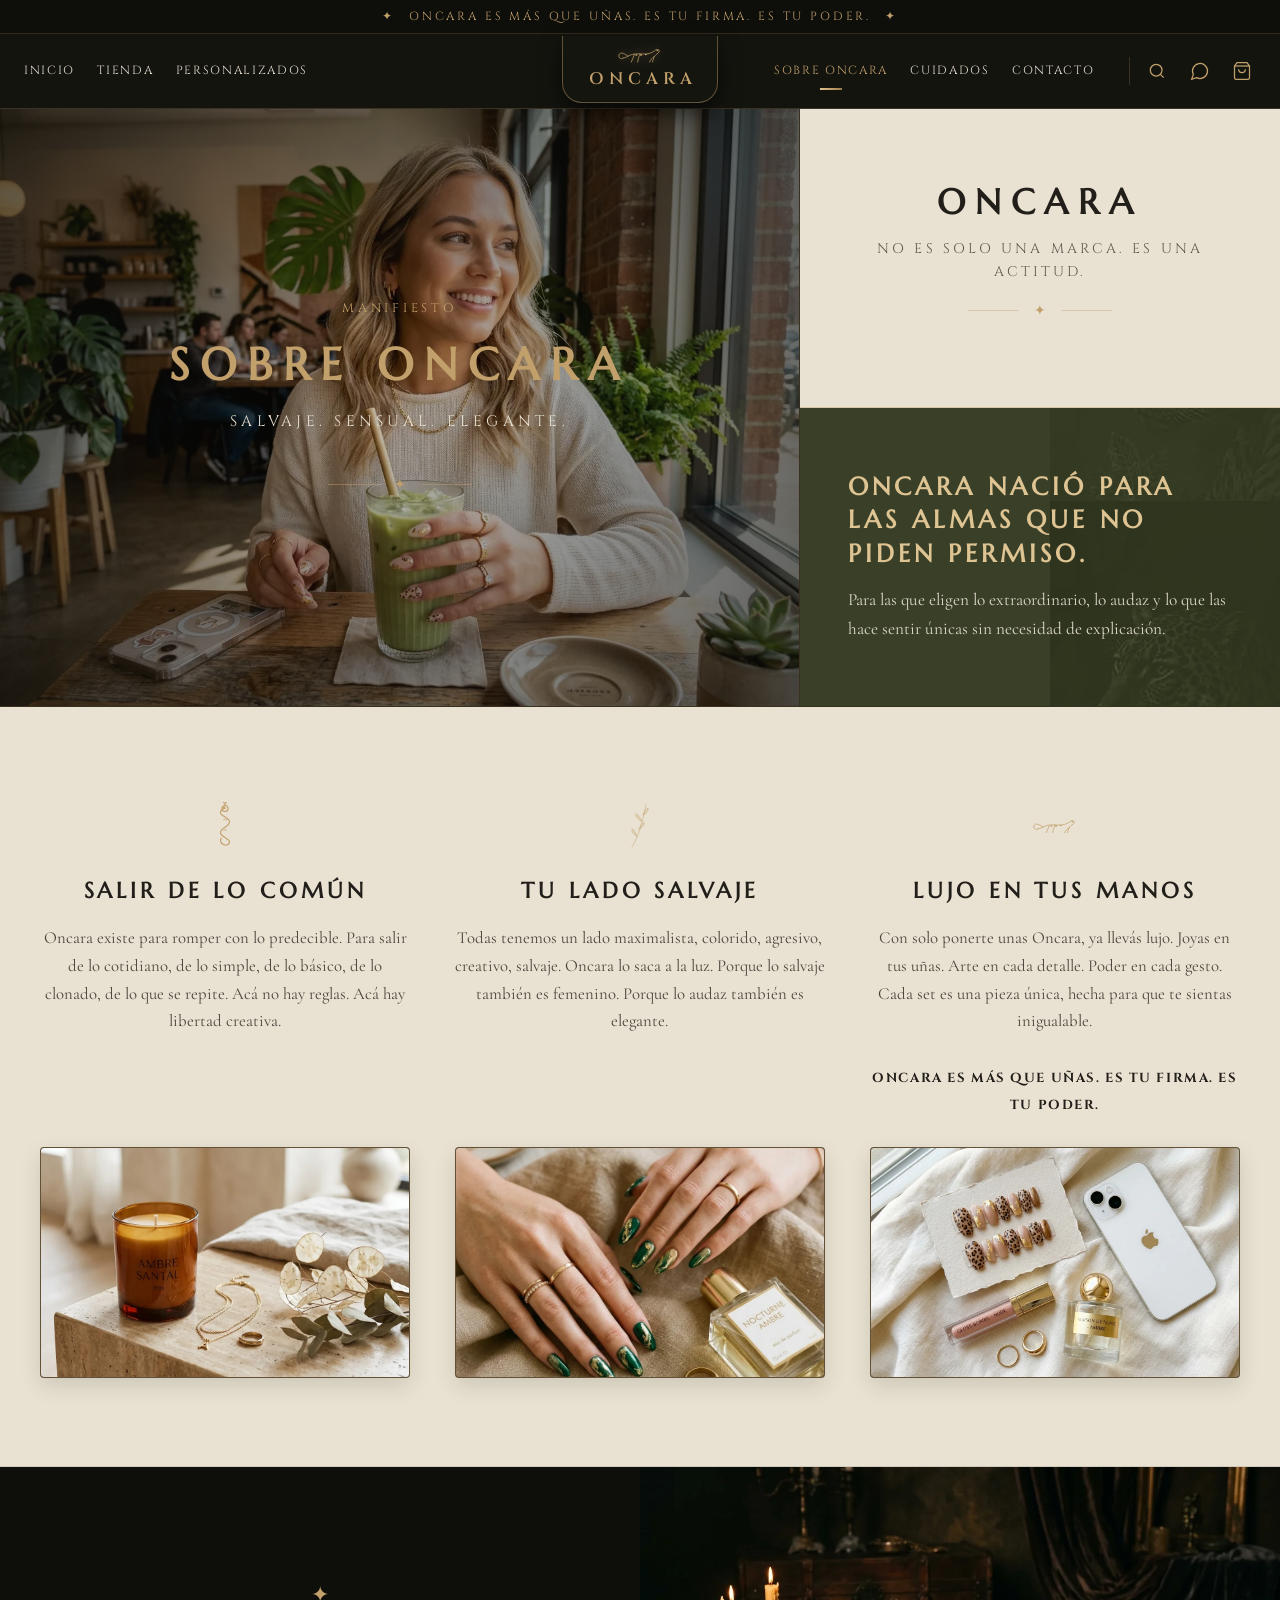
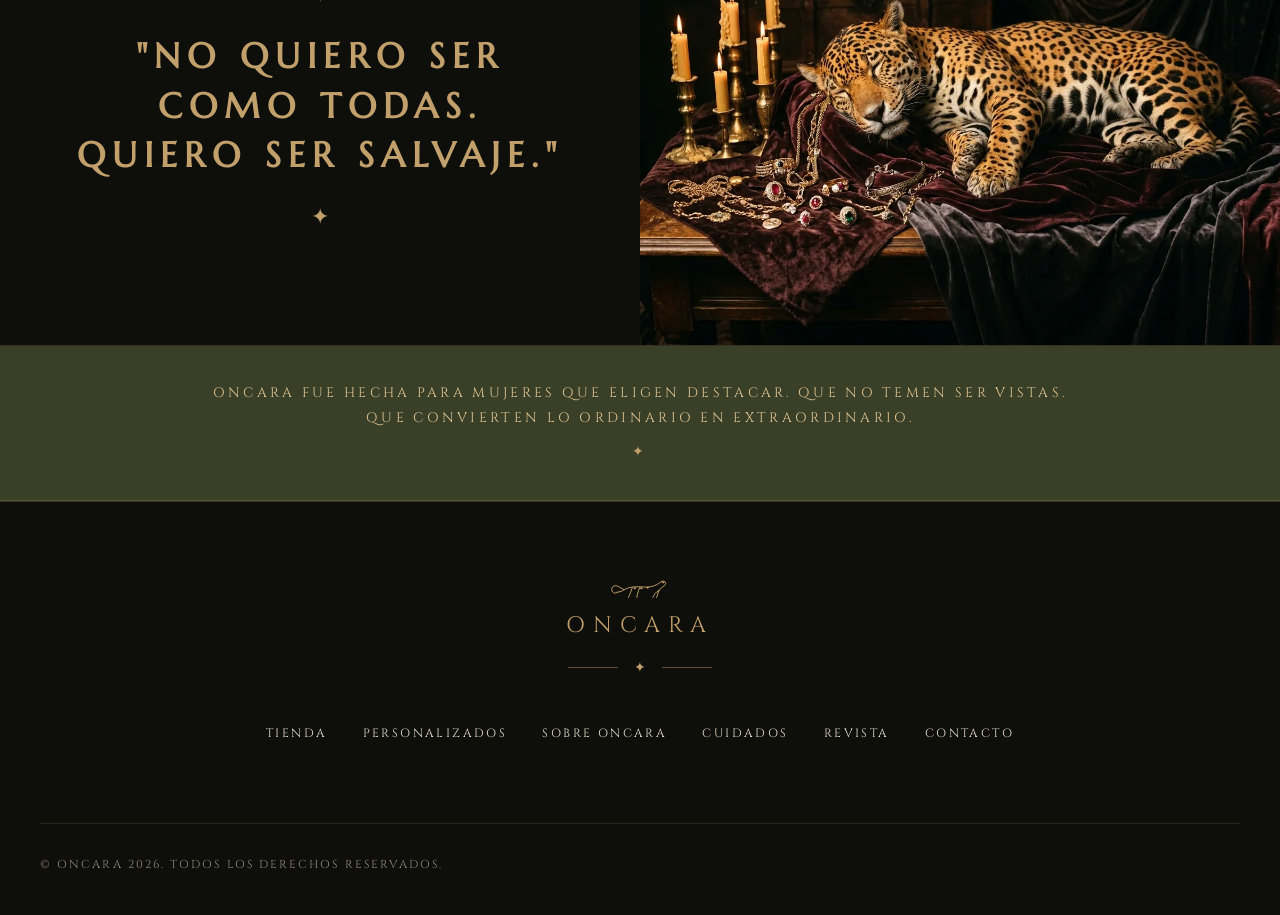
<file: sobre-oncara.html>
<!DOCTYPE html>
<html lang="es">
<head>
  <meta charset="UTF-8">
  <meta name="viewport" content="width=device-width, initial-scale=1.0">
  <title>Nuestra Historia: Uñas Press On de Autor | ONCARA</title>
  <meta name="description" content="Conocé ONCARA, la marca argentina de uñas press on de autor para almas salvajes: diseños únicos, hechos a mano y pensados para reutilizar.">
  <link rel="canonical" href="https://michuorellana.github.io/oncara-nails/sobre-oncara.html">
  <meta property="og:type" content="website">
  <meta property="og:site_name" content="ONCARA">
  <meta property="og:title" content="Nuestra Historia: Uñas Press On de Autor | ONCARA">
  <meta property="og:description" content="Conocé ONCARA, la marca argentina de uñas press on de autor para almas salvajes: diseños únicos, hechos a mano y pensados para reutilizar.">
  <meta property="og:url" content="https://michuorellana.github.io/oncara-nails/sobre-oncara.html">
  <meta property="og:image" content="https://michuorellana.github.io/oncara-nails/assets/images/hero_hand_oncara.jpg">
  <meta property="og:image:width" content="1200">
  <meta property="og:image:height" content="896">
  <meta name="twitter:card" content="summary_large_image">
  <link rel="stylesheet" href="css/style.css">
  <link rel="icon" type="image/svg+xml" href="assets/icons/logo-jaguar.svg">
  <link rel="manifest" href="manifest.json">
  <link rel="apple-touch-icon" href="assets/icons/apple-touch-icon.png">
  <meta name="theme-color" content="#151510">
</head>
<body>
  <a href="#contenido" class="skip-link">Saltar al contenido</a>

  <!-- Top Announcement Bar -->
  <div class="header-top-banner">
    <span>✦</span>
    <span>ONCARA ES MÁS QUE UÑAS. ES TU FIRMA. ES TU PODER.</span>
    <span>✦</span>
  </div>

  <!-- Main Header -->
  <header class="main-header">
    <div class="header-inner">
      <nav class="nav-left">
        <a href="index.html" class="nav-link">INICIO</a>
        <a href="tienda.html" class="nav-link">TIENDA</a>
        <a href="personalizados.html" class="nav-link">PERSONALIZADOS</a>
      </nav>

      <a href="index.html" class="brand-center-badge">
        <img width="100" height="40" src="assets/icons/logo-jaguar.svg" alt="Oncara Jaguar" class="brand-logo-img">
        <span class="brand-title">ONCARA</span>
      </a>

      <div class="nav-right">
        <a href="sobre-oncara.html" class="nav-link active">SOBRE ONCARA</a>
        <a href="cuidados.html" class="nav-link">CUIDADOS</a>
        <a href="contacto.html" class="nav-link">CONTACTO</a>

        <div class="header-actions">
          <button class="icon-btn search-toggle-btn" title="Buscar" aria-label="Buscar">
            <svg viewBox="0 0 24 24" fill="none" stroke="currentColor" stroke-width="1.5"><circle cx="11" cy="11" r="7"/><line x1="20" y1="20" x2="16" y2="16"/></svg>
          </button>
          <a href="https://wa.me/5491165464483" target="_blank" rel="noopener" class="icon-btn" title="Escribinos por WhatsApp" aria-label="WhatsApp">
            <svg viewBox="0 0 24 24" fill="none" stroke="currentColor" stroke-width="1.5"><path d="M7.9 20A9 9 0 1 0 4 16.1L2 22Z"/></svg>
          </a>
          <button class="icon-btn cart-toggle-btn" title="Bolsa de Pedidos" aria-label="Carrito">
            <svg viewBox="0 0 24 24" fill="none" stroke="currentColor" stroke-width="1.5"><path d="M6 2L3 6v14a2 2 0 0 0 2 2h14a2 2 0 0 0 2-2V6l-3-4z"/><line x1="3" y1="6" x2="21" y2="6"/><path d="M16 10a4 4 0 0 1-8 0"/></svg>
            <span class="badge-count" style="display:none;">0</span>
          </button>
        </div>
      </div>

      <button class="mobile-menu-btn" aria-label="Menú">
        <span></span>
        <span></span>
        <span></span>
      </button>
    </div>
  </header>

  <!-- Mobile Nav Drawer -->
  <div class="mobile-nav-backdrop"></div>
  <aside class="mobile-nav">
    <div>
      <button class="mobile-nav-close" aria-label="Cerrar">&times;</button>
      <div style="text-align:center; margin-top:1.5rem;">
        <img width="100" height="40" src="assets/icons/logo-jaguar.svg" alt="Oncara" style="width:48px; margin:0 auto 8px;">
        <span class="font-caps" style="color:var(--gold); letter-spacing:0.3em; font-size:1.1rem;">ONCARA</span>
      </div>
      <ul class="mobile-nav-links">
        <li><a href="index.html" class="mobile-nav-link">INICIO</a></li>
        <li><a href="tienda.html" class="mobile-nav-link">TIENDA</a></li>
        <li><a href="personalizados.html" class="mobile-nav-link">PERSONALIZADOS</a></li>
        <li><a href="sobre-oncara.html" class="mobile-nav-link active">SOBRE ONCARA</a></li>
        <li><a href="cuidados.html" class="mobile-nav-link">CUIDADOS</a></li>
        <li><a href="revista.html" class="mobile-nav-link">REVISTA</a></li>
        <li><a href="contacto.html" class="mobile-nav-link">CONTACTO</a></li>
      </ul>
    </div>
    <div class="mobile-nav-footer">
      <button class="btn btn-gold cart-toggle-btn" style="width:100%;">VER MI BOLSA</button>
    </div>
  </aside>

  <!-- SOBRE HERO SPLIT (Faithful to media_1790832886399.jpg) -->
  <section id="contenido" class="sobre-hero-split">
    <!-- Left Hero Photo with candle, title, and hand -->
    <div class="sobre-hero-left">
      <img fetchpriority="high" width="1200" height="896" src="assets/images/sobre_hero_master_photo.webp?v=oncara5" alt="Sobre Oncara — Salvaje. Sensual. Elegante." class="sobre-hero-photo">
      <div class="sobre-hero-overlay-text">
        <span class="section-label" style="color:var(--gold); letter-spacing:0.3em;">MANIFIESTO</span>
        <h1 class="sobre-hero-title">SOBRE ONCARA</h1>
        <p class="sobre-hero-sub">SALVAJE. SENSUAL. ELEGANTE.</p>
        <div class="ornament-divider">
          <span class="ornament-star">✦</span>
        </div>
      </div>
    </div>

    <!-- Right Side Stacked Blocks -->
    <div class="sobre-hero-right-blocks">
      <!-- Top Cream Block -->
      <div class="sobre-block-cream">
        <h2 class="sobre-brand-label">ONCARA</h2>
        <p class="sobre-brand-quote">NO ES SOLO UNA MARCA. ES UNA ACTITUD.</p>
        <div class="ornament-divider" style="margin-top:1rem;">
          <span class="ornament-star">✦</span>
        </div>
      </div>

      <!-- Middle Olive Block with Leopard watermark -->
      <div class="sobre-block-olive">
        <img fetchpriority="high" width="360" height="525" src="assets/images/leopard_head_profile.webp" alt="Jaguar Profile" class="olive-watermark-leopard">
        <h3 class="olive-statement-title">
          ONCARA NACIÓ PARA LAS ALMAS QUE NO PIDEN PERMISO.
        </h3>
        <p class="olive-statement-desc">
          Para las que eligen lo extraordinario, lo audaz y lo que las hace sentir únicas sin necesidad de explicación.
        </p>
      </div>
    </div>
  </section>

  <!-- 3 PILLARS SECTION (Cream background) -->
  <section class="section-sobre-pillars">
    <div class="pillars-grid">
      <!-- Col 1: SALIR DE LO COMÚN -->
      <div class="pillar-card">
        <div class="pillar-icon-box">
          <img loading="lazy" decoding="async" width="48" height="64" src="assets/icons/snake.svg" alt="Serpiente Oncara">
        </div>
        <h3 class="pillar-title">SALIR DE LO COMÚN</h3>
        <p class="pillar-desc">
          Oncara existe para romper con lo predecible. Para salir de lo cotidiano, de lo simple, de lo básico, de lo clonado, de lo que se repite. Acá no hay reglas. Acá hay libertad creativa.
        </p>
        <div class="pillar-image-wrap">
          <img loading="lazy" decoding="async" width="1024" height="1024" src="assets/images/candle_moss_home.webp?v=oncara5" alt="Vela artesanal y estética Oncara">
        </div>
      </div>

      <!-- Col 2: TU LADO SALVAJE -->
      <div class="pillar-card">
        <div class="pillar-icon-box">
          <img loading="lazy" decoding="async" width="60" height="120" src="assets/icons/botanical-branch.svg" alt="Naturaleza salvaje Oncara">
        </div>
        <h3 class="pillar-title">TU LADO SALVAJE</h3>
        <p class="pillar-desc">
          Todas tenemos un lado maximalista, colorido, agresivo, creativo, salvaje. Oncara lo saca a la luz. Porque lo salvaje también es femenino. Porque lo audaz también es elegante.
        </p>
        <div class="pillar-image-wrap">
          <img loading="lazy" decoding="async" width="896" height="1200" src="assets/images/mirror_hand_master.webp?v=oncara5" alt="Uñas salvajes y espejo de oro Oncara">
        </div>
      </div>

      <!-- Col 3: LUJO EN TUS MANOS -->
      <div class="pillar-card">
        <div class="pillar-icon-box">
          <img loading="lazy" decoding="async" width="100" height="40" src="assets/icons/logo-jaguar.svg" alt="Jaguar Oncara">
        </div>
        <h3 class="pillar-title">LUJO EN TUS MANOS</h3>
        <p class="pillar-desc">
          Con solo ponerte unas Oncara, ya llevás lujo. Joyas en tus uñas. Arte en cada detalle. Poder en cada gesto. Cada set es una pieza única, hecha para que te sientas inigualable.<br><br>
          <strong style="color:var(--text-dark); letter-spacing:0.12em; font-family:var(--font-caps); font-size:0.82rem;">ONCARA ES MÁS QUE UÑAS. ES TU FIRMA. ES TU PODER.</strong>
        </p>
        <div class="pillar-image-wrap">
          <img loading="lazy" decoding="async" width="1200" height="896" src="assets/images/box_pack_master.webp?v=oncara5" alt="Packaging y joyas Oncara">
        </div>
      </div>
    </div>
  </section>

  <!-- SECTION: LEOPARD QUOTE BANNER -->
  <section class="section-leopard-quote">
    <div class="leopard-quote-content">
      <span class="ornament-star" style="font-size:1.4rem;">✦</span>
      <h2 class="leopard-quote-text">
        "NO QUIERO SER COMO TODAS.<br>
        QUIERO SER SALVAJE."
      </h2>
      <span class="ornament-star" style="font-size:1.4rem;">✦</span>
    </div>

    <div class="leopard-photo-col">
      <img loading="lazy" decoding="async" width="1200" height="896" src="assets/images/leopard_jewelry_master.webp" alt="Joyas y actitud salvaje Oncara">
    </div>
  </section>

  <!-- BOTTOM STATEMENT STRIP (Olive Green) -->
  <section class="section-statement-strip">
    <p>
      ONCARA FUE HECHA PARA MUJERES QUE ELIGEN DESTACAR. QUE NO TEMEN SER VISTAS.<br>
      QUE CONVIERTEN LO ORDINARIO EN EXTRAORDINARIO.
    </p>
    <div style="margin-top:8px;">
      <span class="ornament-star">✦</span>
    </div>
  </section>

  <!-- MAIN FOOTER -->
  <footer class="main-footer">
    <div class="footer-top">
      <div class="footer-logo-wrap">
        <img loading="lazy" decoding="async" width="100" height="40" src="assets/icons/logo-jaguar.svg" alt="Oncara Jaguar" class="footer-logo-img">
        <span class="footer-brand-name">ONCARA</span>
        <div class="ornament-divider" style="margin: 0.8rem 0;">
          <span class="ornament-star">✦</span>
        </div>
      </div>

      <nav class="footer-nav">
        <a href="tienda.html" class="footer-nav-link">TIENDA</a>
        <a href="personalizados.html" class="footer-nav-link">PERSONALIZADOS</a>
        <a href="sobre-oncara.html" class="footer-nav-link">SOBRE ONCARA</a>
        <a href="cuidados.html" class="footer-nav-link">CUIDADOS</a>
        <a href="revista.html" class="footer-nav-link">REVISTA</a>
        <a href="contacto.html" class="footer-nav-link">CONTACTO</a>
      </nav>
    </div>

    <div class="footer-bottom">
      <div>
        <span>© ONCARA 2026. TODOS LOS DERECHOS RESERVADOS.</span>
      </div>
    </div>
  </footer>

  <!-- CART / WISHLIST DRAWER -->
  <div class="cart-drawer-backdrop"></div>
  <aside class="cart-drawer">
    <div class="cart-drawer-header">
      <span class="cart-title">TU BOLSA DE JOYAS</span>
      <button class="cart-close-btn" aria-label="Cerrar">&times;</button>
    </div>
    <div class="cart-items-body"></div>
    <div class="cart-drawer-footer">
      <div class="cart-subtotal">
        <span>SUBTOTAL</span>
        <span class="cart-subtotal-val">$0</span>
      </div>
      <button class="btn btn-whatsapp cart-checkout-btn" style="width:100%;">
        FINALIZAR POR WHATSAPP
      </button>
    </div>
  </aside>

  <!-- SEARCH MODAL -->
  <div class="modal-backdrop"></div>
  <div class="search-modal">
    <div class="search-input-wrap">
      <input type="text" id="searchInput" placeholder="Buscar sets, colecciones, manifiesto...">
      <button class="search-close-btn">&times;</button>
    </div>
    <ul class="search-results-list"></ul>
  </div>

  <script src="js/main.js"></script>
</body>
</html>
</file>
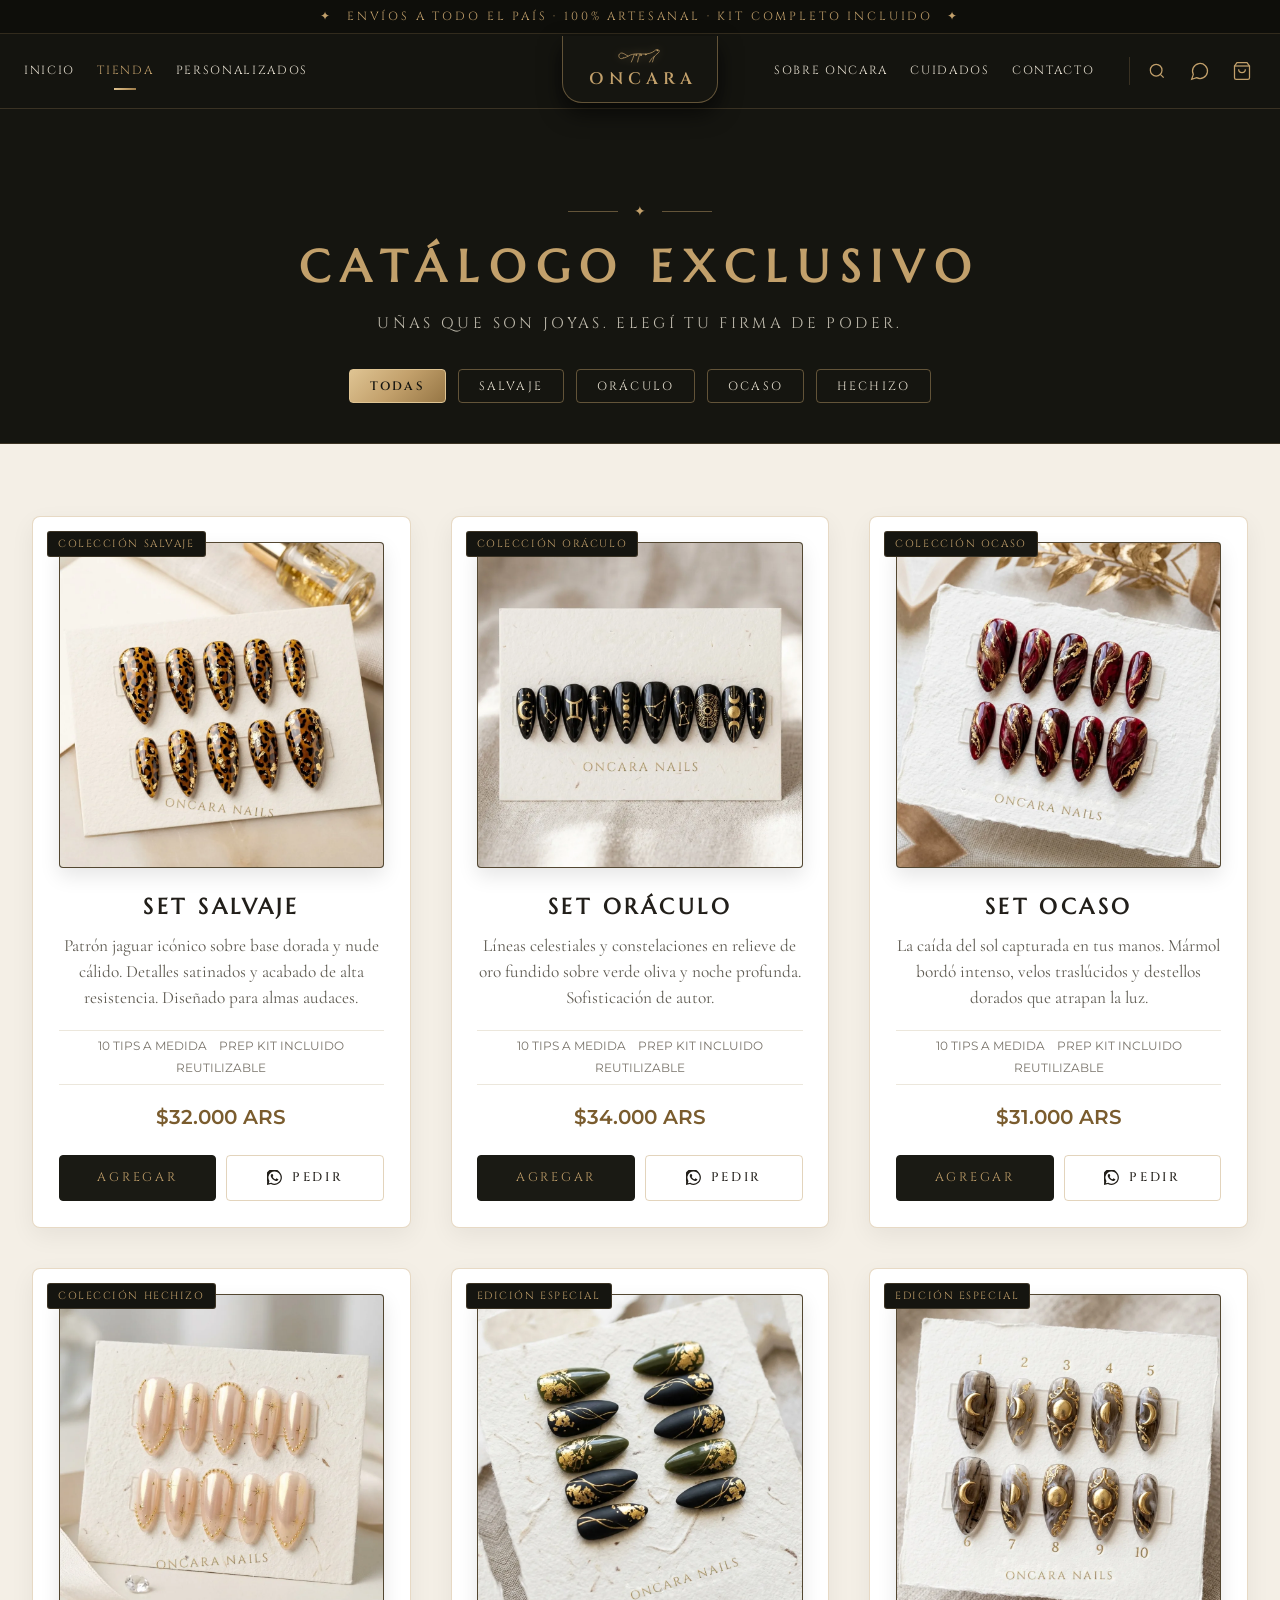
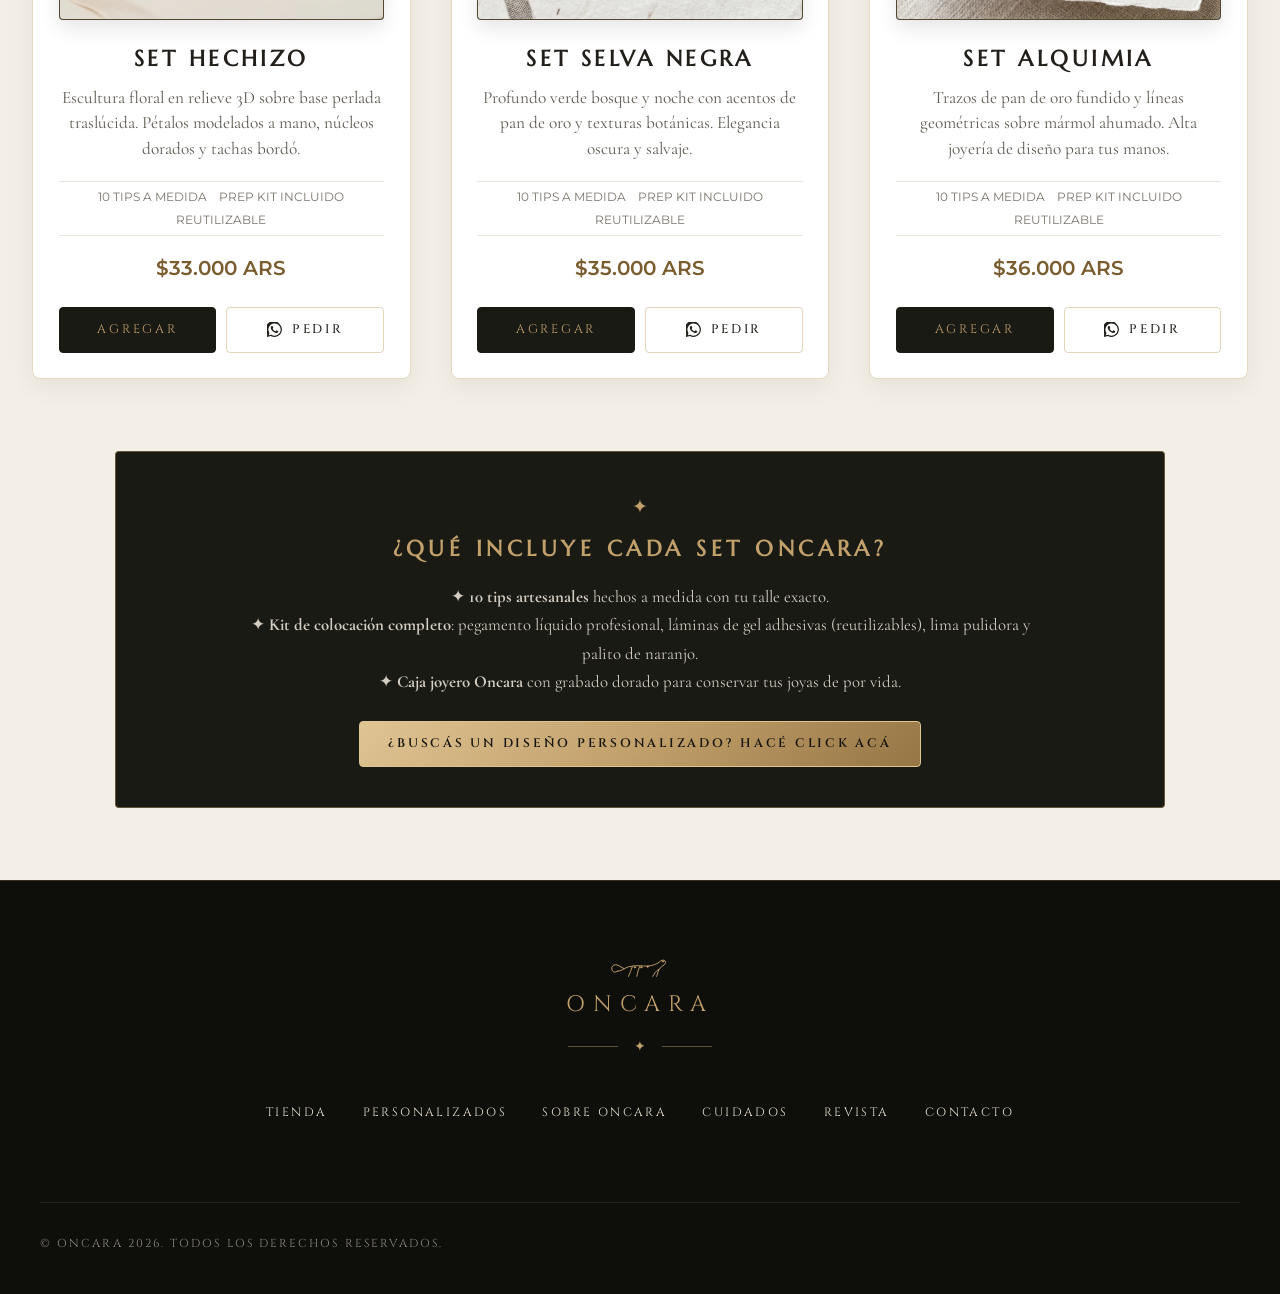
<file: tienda.html>
<!DOCTYPE html>
<html lang="es">
<head>
  <meta charset="UTF-8">
  <meta name="viewport" content="width=device-width, initial-scale=1.0">
  <title>Comprar Uñas Press On: Sets Artesanales | ONCARA</title>
  <meta name="description" content="Elegí tu set de uñas press on: Salvaje, Oráculo, Ocaso, Hechizo y más. 10 tips a medida, prep kit incluido y envíos a todo el país.">
  <link rel="canonical" href="https://michuorellana.github.io/oncara-nails/tienda.html">
  <meta property="og:type" content="website">
  <meta property="og:site_name" content="ONCARA">
  <meta property="og:title" content="Comprar Uñas Press On: Sets Artesanales | ONCARA">
  <meta property="og:description" content="Elegí tu set de uñas press on: Salvaje, Oráculo, Ocaso, Hechizo y más. 10 tips a medida, prep kit incluido y envíos a todo el país.">
  <meta property="og:url" content="https://michuorellana.github.io/oncara-nails/tienda.html">
  <meta property="og:image" content="https://michuorellana.github.io/oncara-nails/assets/images/hero_hand_oncara.jpg">
  <meta property="og:image:width" content="1200">
  <meta property="og:image:height" content="896">
  <meta name="twitter:card" content="summary_large_image">
  <meta http-equiv="Cache-Control" content="no-cache, no-store, must-revalidate">
  <meta http-equiv="Pragma" content="no-cache">
  <meta http-equiv="Expires" content="0">
  <link rel="stylesheet" href="css/style.css">
  <link rel="icon" type="image/svg+xml" href="assets/icons/logo-jaguar.svg">
  <link rel="manifest" href="manifest.json">
  <link rel="apple-touch-icon" href="assets/icons/apple-touch-icon.png">
  <meta name="theme-color" content="#151510">
  <script type="application/ld+json">
{
  "@context": "https://schema.org",
  "@type": "ItemList",
  "itemListElement": [
    {
      "@type": "ListItem",
      "position": 1,
      "item": {
        "@type": "Product",
        "name": "Set Salvaje",
        "description": "Patrón jaguar icónico sobre base dorada y nude cálido. Detalles satinados y acabado de alta resistencia. Diseñado para almas audaces.",
        "image": "https://michuorellana.github.io/oncara-nails/assets/images/card_prod_salvaje.webp",
        "brand": {
          "@type": "Brand",
          "name": "ONCARA"
        },
        "offers": {
          "@type": "Offer",
          "price": "32000",
          "priceCurrency": "ARS",
          "url": "https://michuorellana.github.io/oncara-nails/tienda.html"
        }
      }
    },
    {
      "@type": "ListItem",
      "position": 2,
      "item": {
        "@type": "Product",
        "name": "Set Oráculo",
        "description": "Líneas celestiales y constelaciones en relieve de oro fundido sobre verde oliva y noche profunda. Sofisticación de autor.",
        "image": "https://michuorellana.github.io/oncara-nails/assets/images/card_prod_oraculo.webp",
        "brand": {
          "@type": "Brand",
          "name": "ONCARA"
        },
        "offers": {
          "@type": "Offer",
          "price": "34000",
          "priceCurrency": "ARS",
          "url": "https://michuorellana.github.io/oncara-nails/tienda.html"
        }
      }
    },
    {
      "@type": "ListItem",
      "position": 3,
      "item": {
        "@type": "Product",
        "name": "Set Ocaso",
        "description": "La caída del sol capturada en tus manos. Mármol bordó intenso, velos traslúcidos y destellos dorados que atrapan la luz.",
        "image": "https://michuorellana.github.io/oncara-nails/assets/images/card_prod_ocaso.webp",
        "brand": {
          "@type": "Brand",
          "name": "ONCARA"
        },
        "offers": {
          "@type": "Offer",
          "price": "31000",
          "priceCurrency": "ARS",
          "url": "https://michuorellana.github.io/oncara-nails/tienda.html"
        }
      }
    },
    {
      "@type": "ListItem",
      "position": 4,
      "item": {
        "@type": "Product",
        "name": "Set Hechizo",
        "description": "Escultura floral en relieve 3D sobre base perlada traslúcida. Pétalos modelados a mano, núcleos dorados y tachas bordó.",
        "image": "https://michuorellana.github.io/oncara-nails/assets/images/card_prod_hechizo.webp",
        "brand": {
          "@type": "Brand",
          "name": "ONCARA"
        },
        "offers": {
          "@type": "Offer",
          "price": "33000",
          "priceCurrency": "ARS",
          "url": "https://michuorellana.github.io/oncara-nails/tienda.html"
        }
      }
    },
    {
      "@type": "ListItem",
      "position": 5,
      "item": {
        "@type": "Product",
        "name": "Set Selva Negra",
        "description": "Profundo verde bosque y noche con acentos de pan de oro y texturas botánicas. Elegancia oscura y salvaje.",
        "image": "https://michuorellana.github.io/oncara-nails/assets/images/card_prod_selva_negra.webp",
        "brand": {
          "@type": "Brand",
          "name": "ONCARA"
        },
        "offers": {
          "@type": "Offer",
          "price": "35000",
          "priceCurrency": "ARS",
          "url": "https://michuorellana.github.io/oncara-nails/tienda.html"
        }
      }
    },
    {
      "@type": "ListItem",
      "position": 6,
      "item": {
        "@type": "Product",
        "name": "Set Alquimia",
        "description": "Trazos de pan de oro fundido y líneas geométricas sobre mármol ahumado. Alta joyería de diseño para tus manos.",
        "image": "https://michuorellana.github.io/oncara-nails/assets/images/card_prod_alquimia.webp",
        "brand": {
          "@type": "Brand",
          "name": "ONCARA"
        },
        "offers": {
          "@type": "Offer",
          "price": "36000",
          "priceCurrency": "ARS",
          "url": "https://michuorellana.github.io/oncara-nails/tienda.html"
        }
      }
    }
  ]
}
  </script>
</head>
<body>
  <a href="#contenido" class="skip-link">Saltar al contenido</a>

  <!-- Top Announcement Bar -->
  <div class="header-top-banner">
    <span>✦</span>
    <span>ENVÍOS A TODO EL PAÍS · 100% ARTESANAL · KIT COMPLETO INCLUIDO</span>
    <span>✦</span>
  </div>

  <!-- Main Header -->
  <header class="main-header">
    <div class="header-inner">
      <nav class="nav-left">
        <a href="index.html" class="nav-link">INICIO</a>
        <a href="tienda.html" class="nav-link active">TIENDA</a>
        <a href="personalizados.html" class="nav-link">PERSONALIZADOS</a>
      </nav>

      <a href="index.html" class="brand-center-badge">
        <img width="100" height="40" src="assets/icons/logo-jaguar.svg" alt="Oncara Jaguar" class="brand-logo-img">
        <span class="brand-title">ONCARA</span>
      </a>

      <div class="nav-right">
        <a href="sobre-oncara.html" class="nav-link">SOBRE ONCARA</a>
        <a href="cuidados.html" class="nav-link">CUIDADOS</a>
        <a href="contacto.html" class="nav-link">CONTACTO</a>

        <div class="header-actions">
          <button class="icon-btn search-toggle-btn" title="Buscar" aria-label="Buscar">
            <svg viewBox="0 0 24 24" fill="none" stroke="currentColor" stroke-width="1.5"><circle cx="11" cy="11" r="7"/><line x1="20" y1="20" x2="16" y2="16"/></svg>
          </button>
          <a href="https://wa.me/5491165464483" target="_blank" rel="noopener" class="icon-btn" title="Escribinos por WhatsApp" aria-label="WhatsApp">
            <svg viewBox="0 0 24 24" fill="none" stroke="currentColor" stroke-width="1.5"><path d="M7.9 20A9 9 0 1 0 4 16.1L2 22Z"/></svg>
          </a>
          <button class="icon-btn cart-toggle-btn" title="Bolsa de Pedidos" aria-label="Carrito">
            <svg viewBox="0 0 24 24" fill="none" stroke="currentColor" stroke-width="1.5"><path d="M6 2L3 6v14a2 2 0 0 0 2 2h14a2 2 0 0 0 2-2V6l-3-4z"/><line x1="3" y1="6" x2="21" y2="6"/><path d="M16 10a4 4 0 0 1-8 0"/></svg>
            <span class="badge-count" style="display:none;">0</span>
          </button>
        </div>
      </div>

      <button class="mobile-menu-btn" aria-label="Menú">
        <span></span>
        <span></span>
        <span></span>
      </button>
    </div>
  </header>

  <!-- Mobile Nav Drawer -->
  <div class="mobile-nav-backdrop"></div>
  <aside class="mobile-nav">
    <div>
      <button class="mobile-nav-close" aria-label="Cerrar">&times;</button>
      <div style="text-align:center; margin-top:1.5rem;">
        <img width="100" height="40" src="assets/icons/logo-jaguar.svg" alt="Oncara" style="width:48px; margin:0 auto 8px;">
        <span class="font-caps" style="color:var(--gold); letter-spacing:0.3em; font-size:1.1rem;">ONCARA</span>
      </div>
      <ul class="mobile-nav-links">
        <li><a href="index.html" class="mobile-nav-link">INICIO</a></li>
        <li><a href="tienda.html" class="mobile-nav-link active">TIENDA</a></li>
        <li><a href="personalizados.html" class="mobile-nav-link">PERSONALIZADOS</a></li>
        <li><a href="sobre-oncara.html" class="mobile-nav-link">SOBRE ONCARA</a></li>
        <li><a href="cuidados.html" class="mobile-nav-link">CUIDADOS</a></li>
        <li><a href="revista.html" class="mobile-nav-link">REVISTA</a></li>
        <li><a href="contacto.html" class="mobile-nav-link">CONTACTO</a></li>
      </ul>
    </div>
    <div class="mobile-nav-footer">
      <button class="btn btn-gold cart-toggle-btn" style="width:100%;">VER MI BOLSA</button>
    </div>
  </aside>

  <!-- TIENDA HERO -->
  <section id="contenido" class="tienda-hero">
    <div class="ornament-divider" style="margin-bottom:0.5rem;">
      <span class="ornament-star">✦</span>
    </div>
    <h1 class="tienda-title">CATÁLOGO EXCLUSIVO</h1>
    <p class="tienda-sub">UÑAS QUE SON JOYAS. ELEGÍ TU FIRMA DE PODER.</p>

    <!-- Filter Buttons -->
    <div class="tienda-filter-bar">
      <button class="filter-btn active" data-filter="all">TODAS</button>
      <button class="filter-btn" data-filter="salvaje">SALVAJE</button>
      <button class="filter-btn" data-filter="oraculo">ORÁCULO</button>
      <button class="filter-btn" data-filter="ocaso">OCASO</button>
      <button class="filter-btn" data-filter="hechizo">HECHIZO</button>
    </div>
  </section>

  <!-- CATALOG GRID SECTION -->
  <section class="tienda-grid-section">
    <div class="tienda-catalog-grid">
      <!-- Item 1: Set Salvaje -->
      <div class="tienda-item-card" data-category="salvaje" id="salvaje">
        <span class="item-badge-collection">COLECCIÓN SALVAJE</span>
        <div class="tienda-img-box">
          <img loading="lazy" decoding="async" width="1024" height="1024" src="assets/images/card_prod_salvaje.webp?v=oncara5" alt="Set Salvaje">
        </div>
        <h2 class="item-name">SET SALVAJE</h2>
        <p class="item-desc">
          Patrón jaguar icónico sobre base dorada y nude cálido. Detalles satinados y acabado de alta resistencia. Diseñado para almas audaces.
        </p>
        <div class="item-specs">
          <span>10 TIPS A MEDIDA</span>
          <span>·</span>
          <span>PREP KIT INCLUIDO</span>
          <span>·</span>
          <span>REUTILIZABLE</span>
        </div>
        <div class="item-price">$32.000 ARS</div>
        <div class="item-btns">
          <button class="btn btn-outline-dark" onclick="addToCart('Set Salvaje', '$32.000 ARS', 'assets/images/card_prod_salvaje.webp?v=oncara5')">AGREGAR</button>
          <a href="https://wa.me/5491165464483?text=Hola!%20Quiero%20consultar%20por%20el%20set%20Salvaje" target="_blank" class="btn btn-whatsapp">PEDIR</a>
        </div>
      </div>

      <!-- Item 2: Set Oráculo -->
      <div class="tienda-item-card" data-category="oraculo" id="oraculo">
        <span class="item-badge-collection">COLECCIÓN ORÁCULO</span>
        <div class="tienda-img-box">
          <img loading="lazy" decoding="async" width="1024" height="1024" src="assets/images/card_prod_oraculo.webp?v=oncara5" alt="Set Oráculo">
        </div>
        <h2 class="item-name">SET ORÁCULO</h2>
        <p class="item-desc">
          Líneas celestiales y constelaciones en relieve de oro fundido sobre verde oliva y noche profunda. Sofisticación de autor.
        </p>
        <div class="item-specs">
          <span>10 TIPS A MEDIDA</span>
          <span>·</span>
          <span>PREP KIT INCLUIDO</span>
          <span>·</span>
          <span>REUTILIZABLE</span>
        </div>
        <div class="item-price">$34.000 ARS</div>
        <div class="item-btns">
          <button class="btn btn-outline-dark" onclick="addToCart('Set Oráculo', '$34.000 ARS', 'assets/images/card_prod_oraculo.webp?v=oncara5')">AGREGAR</button>
          <a href="https://wa.me/5491165464483?text=Hola!%20Quiero%20consultar%20por%20el%20set%20Oráculo" target="_blank" class="btn btn-whatsapp">PEDIR</a>
        </div>
      </div>

      <!-- Item 3: Set Ocaso -->
      <div class="tienda-item-card" data-category="ocaso" id="ocaso">
        <span class="item-badge-collection">COLECCIÓN OCASO</span>
        <div class="tienda-img-box">
          <img loading="lazy" decoding="async" width="1024" height="1024" src="assets/images/card_prod_ocaso.webp?v=oncara5" alt="Set Ocaso">
        </div>
        <h2 class="item-name">SET OCASO</h2>
        <p class="item-desc">
          La caída del sol capturada en tus manos. Mármol bordó intenso, velos traslúcidos y destellos dorados que atrapan la luz.
        </p>
        <div class="item-specs">
          <span>10 TIPS A MEDIDA</span>
          <span>·</span>
          <span>PREP KIT INCLUIDO</span>
          <span>·</span>
          <span>REUTILIZABLE</span>
        </div>
        <div class="item-price">$31.000 ARS</div>
        <div class="item-btns">
          <button class="btn btn-outline-dark" onclick="addToCart('Set Ocaso', '$31.000 ARS', 'assets/images/card_prod_ocaso.webp?v=oncara5')">AGREGAR</button>
          <a href="https://wa.me/5491165464483?text=Hola!%20Quiero%20consultar%20por%20el%20set%20Ocaso" target="_blank" class="btn btn-whatsapp">PEDIR</a>
        </div>
      </div>

      <!-- Item 4: Set Hechizo -->
      <div class="tienda-item-card" data-category="hechizo" id="hechizo">
        <span class="item-badge-collection">COLECCIÓN HECHIZO</span>
        <div class="tienda-img-box">
          <img loading="lazy" decoding="async" width="1024" height="1024" src="assets/images/card_prod_hechizo.webp?v=oncara5" alt="Set Hechizo">
        </div>
        <h2 class="item-name">SET HECHIZO</h2>
        <p class="item-desc">
          Escultura floral en relieve 3D sobre base perlada traslúcida. Pétalos modelados a mano, núcleos dorados y tachas bordó.
        </p>
        <div class="item-specs">
          <span>10 TIPS A MEDIDA</span>
          <span>·</span>
          <span>PREP KIT INCLUIDO</span>
          <span>·</span>
          <span>REUTILIZABLE</span>
        </div>
        <div class="item-price">$33.000 ARS</div>
        <div class="item-btns">
          <button class="btn btn-outline-dark" onclick="addToCart('Set Hechizo', '$33.000 ARS', 'assets/images/card_prod_hechizo.webp?v=oncara5')">AGREGAR</button>
          <a href="https://wa.me/5491165464483?text=Hola!%20Quiero%20consultar%20por%20el%20set%20Hechizo" target="_blank" class="btn btn-whatsapp">PEDIR</a>
        </div>
      </div>

      <!-- Item 5: Set Selva Negra (Variant Salvaje) -->
      <div class="tienda-item-card" data-category="salvaje" id="selva-negra">
        <span class="item-badge-collection">EDICIÓN ESPECIAL</span>
        <div class="tienda-img-box">
          <img loading="lazy" decoding="async" width="1024" height="1024" src="assets/images/card_prod_selva_negra.webp?v=oncara5" alt="Set Selva Negra">
        </div>
        <h2 class="item-name">SET SELVA NEGRA</h2>
        <p class="item-desc">
          Profundo verde bosque y noche con acentos de pan de oro y texturas botánicas. Elegancia oscura y salvaje.
        </p>
        <div class="item-specs">
          <span>10 TIPS A MEDIDA</span>
          <span>·</span>
          <span>PREP KIT INCLUIDO</span>
          <span>·</span>
          <span>REUTILIZABLE</span>
        </div>
        <div class="item-price">$35.000 ARS</div>
        <div class="item-btns">
          <button class="btn btn-outline-dark" onclick="addToCart('Set Selva Negra', '$35.000 ARS', 'assets/images/card_prod_selva_negra.webp?v=oncara5')">AGREGAR</button>
          <a href="https://wa.me/5491165464483?text=Hola!%20Quiero%20consultar%20por%20el%20set%20Selva%20Negra" target="_blank" class="btn btn-whatsapp">PEDIR</a>
        </div>
      </div>

      <!-- Item 6: Set Alquimia (Variant Oráculo) -->
      <div class="tienda-item-card" data-category="oraculo" id="alquimia">
        <span class="item-badge-collection">EDICIÓN ESPECIAL</span>
        <div class="tienda-img-box">
          <img loading="lazy" decoding="async" width="1024" height="1024" src="assets/images/card_prod_alquimia.webp?v=oncara5" alt="Set Alquimia">
        </div>
        <h2 class="item-name">SET ALQUIMIA</h2>
        <p class="item-desc">
          Trazos de pan de oro fundido y líneas geométricas sobre mármol ahumado. Alta joyería de diseño para tus manos.
        </p>
        <div class="item-specs">
          <span>10 TIPS A MEDIDA</span>
          <span>·</span>
          <span>PREP KIT INCLUIDO</span>
          <span>·</span>
          <span>REUTILIZABLE</span>
        </div>
        <div class="item-price">$36.000 ARS</div>
        <div class="item-btns">
          <button class="btn btn-outline-dark" onclick="addToCart('Set Alquimia', '$36.000 ARS', 'assets/images/card_prod_alquimia.webp?v=oncara5')">AGREGAR</button>
          <a href="https://wa.me/5491165464483?text=Hola!%20Quiero%20consultar%20por%20el%20set%20Alquimia" target="_blank" class="btn btn-whatsapp">PEDIR</a>
        </div>
      </div>
    </div>

    <!-- WHAT'S IN THE BOX BANNER -->
    <div style="max-width:1050px; margin: 4.5rem auto 0; background-color:#1A1A14; color:var(--text-cream); border:1px solid var(--border-gold); border-radius:var(--radius-sm); padding:2.5rem 2rem; text-align:center;">
      <span class="ornament-star" style="font-size:1.2rem;">✦</span>
      <h3 class="font-heading" style="color:var(--gold); font-size:1.4rem; letter-spacing:0.2em; margin: 0.5rem 0 1rem;">
        ¿QUÉ INCLUYE CADA SET ONCARA?
      </h3>
      <p style="font-family:var(--font-serif); font-size:1.05rem; line-height:1.7; color:#D3CDC1; max-width:820px; margin:0 auto 1.5rem;">
        ✦ <strong>10 tips artesanales</strong> hechos a medida con tu talle exacto.<br>
        ✦ <strong>Kit de colocación completo</strong>: pegamento líquido profesional, láminas de gel adhesivas (reutilizables), lima pulidora y palito de naranjo.<br>
        ✦ <strong>Caja joyero Oncara</strong> con grabado dorado para conservar tus joyas de por vida.
      </p>
      <a href="personalizados.html" class="btn btn-gold">
        ¿BUSCÁS UN DISEÑO PERSONALIZADO? HACÉ CLICK ACÁ
      </a>
    </div>
  </section>

  <!-- MAIN FOOTER -->
  <footer class="main-footer">
    <div class="footer-top">
      <div class="footer-logo-wrap">
        <img loading="lazy" decoding="async" width="100" height="40" src="assets/icons/logo-jaguar.svg" alt="Oncara Jaguar" class="footer-logo-img">
        <span class="footer-brand-name">ONCARA</span>
        <div class="ornament-divider" style="margin: 0.8rem 0;">
          <span class="ornament-star">✦</span>
        </div>
      </div>

      <nav class="footer-nav">
        <a href="tienda.html" class="footer-nav-link active">TIENDA</a>
        <a href="personalizados.html" class="footer-nav-link">PERSONALIZADOS</a>
        <a href="sobre-oncara.html" class="footer-nav-link">SOBRE ONCARA</a>
        <a href="cuidados.html" class="footer-nav-link">CUIDADOS</a>
        <a href="revista.html" class="footer-nav-link">REVISTA</a>
        <a href="contacto.html" class="footer-nav-link">CONTACTO</a>
      </nav>
    </div>

    <div class="footer-bottom">
      <div>
        <span>© ONCARA 2026. TODOS LOS DERECHOS RESERVADOS.</span>
      </div>
    </div>
  </footer>

  <!-- CART / WISHLIST DRAWER -->
  <div class="cart-drawer-backdrop"></div>
  <aside class="cart-drawer">
    <div class="cart-drawer-header">
      <span class="cart-title">TU BOLSA DE JOYAS</span>
      <button class="cart-close-btn" aria-label="Cerrar">&times;</button>
    </div>
    <div class="cart-items-body"></div>
    <div class="cart-drawer-footer">
      <div class="cart-subtotal">
        <span>SUBTOTAL</span>
        <span class="cart-subtotal-val">$0</span>
      </div>
      <button class="btn btn-whatsapp cart-checkout-btn" style="width:100%;">
        FINALIZAR POR WHATSAPP
      </button>
    </div>
  </aside>

  <!-- SEARCH MODAL -->
  <div class="modal-backdrop"></div>
  <div class="search-modal">
    <div class="search-input-wrap">
      <input type="text" id="searchInput" placeholder="Buscar sets, colecciones, precios...">
      <button class="search-close-btn">&times;</button>
    </div>
    <ul class="search-results-list"></ul>
  </div>

  <script src="js/main.js"></script>
</body>
</html>
</file>
<file: css/style.css>
/* ==========================================================================
   ONCARA — Press-On Nails de Lujo & Almas Salvajes
   Enhanced Stylesheet & Luxury Framing System
   ========================================================================== */

@import url('https://fonts.googleapis.com/css2?family=Cinzel:wght@400;500;600;700&family=Cormorant+Garamond:ital,wght@0,300;0,400;0,500;0,600;0,700;1,400;1,600&family=Marcellus&family=Montserrat:wght@300;400;500;600&display=swap');

:root {
  --bg-dark: #151510;
  --bg-dark-card: #1c1c15;
  --bg-dark-accent: #23251c;
  --bg-cream: #E9E2D2;
  --bg-cream-card: #dfd7c3;
  --bg-cream-light: #F4EFE6;
  --bg-olive: #3A4028;
  --bg-olive-dark: #272C1B;
  --bordeaux: #5A1F22;
  
  --gold: #C2A06B;
  --gold-light: #DFC493;
  --gold-dark: #967645;
  --gold-ink: #7A5C2E; /* gold text on light backgrounds (4.5:1+) */
  --gold-gradient: linear-gradient(135deg, #DFC493 0%, #C2A06B 50%, #967645 100%);
  --gold-glow: 0 0 15px rgba(194, 160, 107, 0.35);
  
  --text-dark: #221F1A;
  --text-cream: #E9E2D2;
  --text-gold: #C2A06B;
  --text-muted: #8E8A80;
  --text-muted-dark: #5E5A51;
  
  --border-gold: rgba(194, 160, 107, 0.45);
  --border-gold-subtle: rgba(194, 160, 107, 0.22);
  --border-cream: rgba(233, 226, 210, 0.2);
  
  --font-serif: 'Cormorant Garamond', Georgia, serif;
  --font-heading: 'Marcellus', 'Cinzel', serif;
  --font-caps: 'Cinzel', Georgia, serif;
  --font-sans: 'Montserrat', -apple-system, BlinkMacSystemFont, sans-serif;
  
  --ease-out: cubic-bezier(0.23, 1, 0.32, 1);
  --ease-drawer: cubic-bezier(0.32, 0.72, 0, 1);
  --transition: color 0.3s var(--ease-out), background-color 0.3s var(--ease-out), border-color 0.3s var(--ease-out), box-shadow 0.3s var(--ease-out), transform 0.3s var(--ease-out), opacity 0.3s var(--ease-out), visibility 0.3s var(--ease-out), filter 0.3s var(--ease-out);
  --radius-sm: 4px;
  --radius-md: 8px;
}

/* Base Reset */
*, *::before, *::after {
  box-sizing: border-box;
  margin: 0;
  padding: 0;
}

html {
  scroll-behavior: smooth;
  scroll-padding-top: 90px;
  font-size: 16px;
  background-color: var(--bg-dark);
  overflow-x: hidden;
  overflow-x: clip;
  width: 100%;
}

body {
  font-family: var(--font-serif);
  color: var(--text-cream);
  background-color: var(--bg-dark);
  line-height: 1.6;
  overflow-x: hidden;
  overflow-x: clip;
  width: 100%;
  max-width: 100vw;
  position: relative;
  -webkit-font-smoothing: antialiased;
}

a {
  color: inherit;
  text-decoration: none;
  transition: var(--transition);
}

img {
  max-width: 100%;
  height: auto;
  display: block;
}

button, input, select, textarea {
  font-family: inherit;
}

/* Screen reader only utility */
.sr-only {
  position: absolute;
  width: 1px;
  height: 1px;
  padding: 0;
  margin: -1px;
  overflow: hidden;
  clip: rect(0, 0, 0, 0);
  border: 0;
}

/* ==========================================================================
   Header & Navigation
   ========================================================================== */
.header-top-banner {
  background-color: #0E0E0A;
  border-bottom: 1px solid rgba(194, 160, 107, 0.2);
  padding: 7px 20px;
  text-align: center;
  font-family: var(--font-caps);
  font-size: 0.74rem;
  letter-spacing: 0.24em;
  color: var(--gold);
  display: flex;
  justify-content: center;
  align-items: center;
  gap: 14px;
}

.main-header {
  position: sticky;
  top: 0;
  z-index: 1000;
  background-color: rgba(21, 21, 16, 0.95);
  backdrop-filter: blur(12px);
  -webkit-backdrop-filter: blur(12px);
  border-bottom: 1px solid var(--border-gold-subtle);
  transition: var(--transition);
}

.main-header.scrolled {
  box-shadow: 0 6px 25px rgba(0, 0, 0, 0.5);
  background-color: rgba(18, 18, 13, 0.98);
}

.header-inner {
  max-width: 1480px;
  margin: 0 auto;
  padding: 0 2.5rem;
  display: grid;
  grid-template-columns: 1fr auto 1fr;
  column-gap: 3.5rem;
  align-items: center;
  min-height: 74px;
  position: relative;
}

.nav-left {
  display: flex;
  align-items: center;
  gap: 2rem;
  justify-content: flex-start;
}

.nav-right {
  display: flex;
  align-items: center;
  gap: 2rem;
  justify-content: flex-end;
  padding-left: 1.5rem;
}

.nav-link {
  font-family: var(--font-caps);
  font-size: 0.78rem;
  letter-spacing: 0.18em;
  color: var(--text-cream);
  text-transform: uppercase;
  position: relative;
  padding: 6px 0;
  white-space: nowrap;
  flex-shrink: 0;
  transition: var(--transition);
}

.nav-link:hover, .nav-link.active {
  color: var(--gold);
}

.nav-link.active::after {
  content: '';
  position: absolute;
  bottom: -4px;
  left: 50%;
  transform: translateX(-50%);
  width: 22px;
  height: 2px;
  background: var(--gold-gradient);
}

/* Center Hanging Badge with Leopard Logo */
.brand-center-badge {
  display: flex;
  flex-direction: column;
  align-items: center;
  justify-content: center;
  text-decoration: none;
  background-color: #151510;
  padding: 10px 26px 12px;
  border-bottom-left-radius: 20px;
  border-bottom-right-radius: 20px;
  border: 1px solid var(--border-gold);
  border-top: none;
  box-shadow: 0 10px 22px rgba(0,0,0,0.6);
  transition: var(--transition);
  margin: -2px 1rem 0;
  z-index: 10;
  flex-shrink: 0;
}

.brand-center-badge:hover {
  transform: translateY(2px);
  box-shadow: var(--gold-glow);
}

.brand-logo-img {
  width: 58px;
  height: auto;
  filter: drop-shadow(0 0 5px rgba(194, 160, 107, 0.45));
}

.brand-title {
  font-family: var(--font-caps);
  font-size: 1.15rem;
  font-weight: 600;
  letter-spacing: 0.35em;
  color: var(--gold);
  margin-top: 2px;
  margin-left: 0.35em;
}

/* Header Action Icons */
.header-actions {
  display: flex;
  align-items: center;
  gap: 1.1rem;
  margin-left: 1.2rem;
  padding-left: 1.2rem;
  border-left: 1px solid var(--border-gold-subtle);
  flex-shrink: 0;
}

.icon-btn {
  background: none;
  border: none;
  color: var(--gold);
  cursor: pointer;
  padding: 4px;
  min-width: 44px;
  min-height: 44px;
  margin: -8px;
  display: flex;
  align-items: center;
  justify-content: center;
  position: relative;
  transition: var(--transition);
}

.icon-btn:hover {
  transform: translateY(-2px);
  filter: drop-shadow(0 0 6px rgba(194, 160, 107, 0.6));
}

.icon-btn svg {
  width: 20px;
  height: 20px;
}

.badge-count {
  position: absolute;
  top: -4px;
  right: -6px;
  background-color: var(--bordeaux);
  color: #fff;
  font-size: 0.65rem;
  font-family: var(--font-sans);
  font-weight: 600;
  width: 16px;
  height: 16px;
  border-radius: 50%;
  display: flex;
  align-items: center;
  justify-content: center;
  border: 1px solid var(--gold);
}

/* Mobile Toggle */
.mobile-menu-btn {
  display: none;
  background: none;
  border: none;
  cursor: pointer;
  padding: 8px;
  min-width: 44px;
  min-height: 44px;
  justify-content: center;
  align-items: center;
  flex-direction: column;
  gap: 5px;
}

.mobile-menu-btn span {
  display: block;
  width: 24px;
  height: 2px;
  background-color: var(--gold);
  transition: var(--transition);
}

/* Mobile Nav Drawer */
.mobile-nav {
  position: fixed;
  top: 0;
  right: 0;
  width: 85%;
  max-width: 360px;
  height: 100vh;
  height: 100dvh;
  background-color: var(--bg-dark);
  border-left: 1px solid var(--border-gold);
  padding: 2.5rem 1.8rem;
  z-index: 1001;
  display: flex;
  transform: translateX(100%);
  visibility: hidden;
  transition: transform 0.22s var(--ease-drawer), visibility 0s linear 0.22s;
  flex-direction: column;
  justify-content: space-between;
  box-shadow: -10px 0 30px rgba(0,0,0,0.8);
}

.mobile-nav.open {
  transform: translateX(0);
  visibility: visible;
  transition: transform 0.35s var(--ease-drawer), visibility 0s;
}

.mobile-nav-close {
  align-self: flex-end;
  background: none;
  border: none;
  color: var(--gold);
  font-size: 1.8rem;
  cursor: pointer;
  min-width: 44px;
  min-height: 44px;
}

.mobile-nav-links {
  list-style: none;
  display: flex;
  flex-direction: column;
  gap: 1.5rem;
  margin-top: 2rem;
}

.mobile-nav-link {
  font-family: var(--font-caps);
  font-size: 1.05rem;
  letter-spacing: 0.2em;
  color: var(--text-cream);
  display: block;
  border-bottom: 1px solid var(--border-gold-subtle);
  padding-bottom: 0.8rem;
}

.mobile-nav-link.active, .mobile-nav-link:hover {
  color: var(--gold);
}

.mobile-nav-footer {
  text-align: center;
  padding-top: 2rem;
  border-top: 1px solid var(--border-gold-subtle);
}

.mobile-nav-backdrop {
  position: fixed;
  inset: 0;
  background-color: rgba(0,0,0,0.7);
  z-index: 1000;
  opacity: 0;
  visibility: hidden;
  transition: var(--transition);
}

.mobile-nav-backdrop.open {
  opacity: 1;
  visibility: visible;
}

/* ==========================================================================
   Common Typography, Buttons & Dividers
   ========================================================================== */
.font-heading {
  font-family: var(--font-heading);
  letter-spacing: 0.16em;
  text-transform: uppercase;
}

.font-serif {
  font-family: var(--font-serif);
}

.font-caps {
  font-family: var(--font-caps);
  letter-spacing: 0.2em;
}

.gold-text {
  color: var(--gold);
}

.dark-text {
  color: var(--text-dark);
}

.cream-text {
  color: var(--text-cream);
}

/* Buttons */
.btn {
  display: inline-flex;
  align-items: center;
  justify-content: center;
  gap: 10px;
  font-family: var(--font-caps);
  font-size: 0.78rem;
  letter-spacing: 0.22em;
  text-transform: uppercase;
  padding: 12px 28px;
  border-radius: var(--radius-sm);
  cursor: pointer;
  transition: var(--transition);
  position: relative;
  text-align: center;
}

.btn-primary-dark {
  background-color: #1A1A14;
  color: var(--gold);
  border: 1px solid var(--gold);
}

.btn-primary-dark:hover {
  background-color: var(--gold);
  color: #1A1A14;
  box-shadow: var(--gold-glow);
}

.btn-gold {
  background: var(--gold-gradient);
  color: #151510;
  border: 1px solid var(--gold-light);
  font-weight: 600;
}

.btn-gold:hover {
  background: #E8D1A8;
  box-shadow: 0 0 20px rgba(194, 160, 107, 0.6);
  transform: translateY(-2px);
}

.btn-outline-gold {
  background: transparent;
  color: var(--gold);
  border: 1px solid var(--gold);
}

.btn-outline-gold:hover {
  background: rgba(194, 160, 107, 0.15);
  box-shadow: var(--gold-glow);
}

.btn-outline-dark {
  background: transparent;
  color: var(--text-dark);
  border: 1px solid var(--text-dark);
}

.btn-outline-dark:hover {
  background: var(--text-dark);
  color: var(--bg-cream);
}

.btn-whatsapp {
  background: var(--gold-gradient);
  color: #151510;
  border: 1px solid var(--gold-light);
  font-weight: 600;
}

.btn-whatsapp::before {
  content: "";
  width: 15px;
  height: 15px;
  flex-shrink: 0;
  background-color: currentColor;
  -webkit-mask: url("data:image/svg+xml,%3Csvg xmlns='http://www.w3.org/2000/svg' viewBox='0 0 24 24'%3E%3Cpath d='M17.47 14.38c-.3-.15-1.76-.87-2.03-.97-.27-.1-.47-.15-.67.15-.2.3-.77.97-.94 1.17-.17.2-.35.22-.65.07-.3-.15-1.26-.46-2.4-1.48-.89-.79-1.49-1.77-1.66-2.07-.17-.3-.02-.46.13-.61.13-.13.3-.35.45-.52.15-.17.2-.3.3-.5.1-.2.05-.37-.02-.52-.08-.15-.67-1.62-.92-2.22-.24-.58-.49-.5-.67-.51h-.57c-.2 0-.52.07-.79.37-.27.3-1.04 1.02-1.04 2.48s1.07 2.88 1.21 3.08c.15.2 2.1 3.2 5.08 4.49.71.31 1.26.49 1.69.63.71.23 1.36.2 1.87.12.57-.09 1.76-.72 2.01-1.41.25-.69.25-1.29.17-1.41-.07-.12-.27-.2-.57-.35zM12.04 21.8h-.01a9.8 9.8 0 0 1-5-1.37l-.36-.21-3.72.98 1-3.63-.24-.37a9.82 9.82 0 0 1 15.29-12.1 9.75 9.75 0 0 1 2.87 6.95c0 5.42-4.41 9.83-9.83 9.83zm8.36-18.2A11.8 11.8 0 0 0 .2 17.84L-.02 24l6.3-1.65a11.8 11.8 0 0 0 5.75 1.47h.01c6.51 0 11.81-5.3 11.81-11.82 0-3.16-1.23-6.12-3.46-8.36z'/%3E%3C/svg%3E") center / contain no-repeat;
  mask: url("data:image/svg+xml,%3Csvg xmlns='http://www.w3.org/2000/svg' viewBox='0 0 24 24'%3E%3Cpath d='M17.47 14.38c-.3-.15-1.76-.87-2.03-.97-.27-.1-.47-.15-.67.15-.2.3-.77.97-.94 1.17-.17.2-.35.22-.65.07-.3-.15-1.26-.46-2.4-1.48-.89-.79-1.49-1.77-1.66-2.07-.17-.3-.02-.46.13-.61.13-.13.3-.35.45-.52.15-.17.2-.3.3-.5.1-.2.05-.37-.02-.52-.08-.15-.67-1.62-.92-2.22-.24-.58-.49-.5-.67-.51h-.57c-.2 0-.52.07-.79.37-.27.3-1.04 1.02-1.04 2.48s1.07 2.88 1.21 3.08c.15.2 2.1 3.2 5.08 4.49.71.31 1.26.49 1.69.63.71.23 1.36.2 1.87.12.57-.09 1.76-.72 2.01-1.41.25-.69.25-1.29.17-1.41-.07-.12-.27-.2-.57-.35zM12.04 21.8h-.01a9.8 9.8 0 0 1-5-1.37l-.36-.21-3.72.98 1-3.63-.24-.37a9.82 9.82 0 0 1 15.29-12.1 9.75 9.75 0 0 1 2.87 6.95c0 5.42-4.41 9.83-9.83 9.83zm8.36-18.2A11.8 11.8 0 0 0 .2 17.84L-.02 24l6.3-1.65a11.8 11.8 0 0 0 5.75 1.47h.01c6.51 0 11.81-5.3 11.81-11.82 0-3.16-1.23-6.12-3.46-8.36z'/%3E%3C/svg%3E") center / contain no-repeat;
}

.btn-whatsapp:hover {
  background: #E8D1A8;
  box-shadow: 0 0 20px rgba(194, 160, 107, 0.6);
}

/* Product cards: AGREGAR is the primary action, PEDIR the secondary one */
.card-actions .btn-outline-dark,
.item-btns .btn-outline-dark {
  background: #1A1A14;
  color: var(--gold);
  border-color: #1A1A14;
}

.card-actions .btn-outline-dark:hover,
.item-btns .btn-outline-dark:hover {
  background: var(--gold);
  color: #1A1A14;
  border-color: var(--gold);
}

.card-actions .btn-whatsapp,
.item-btns .btn-whatsapp {
  background: transparent;
  color: var(--text-dark);
  border: 1px solid var(--border-gold);
  font-weight: 500;
}

.card-actions .btn-whatsapp:hover,
.item-btns .btn-whatsapp:hover {
  background: rgba(194, 160, 107, 0.15);
  border-color: var(--gold);
  box-shadow: none;
}

/* Section Dividers & Ornaments */
.ornament-divider {
  display: flex;
  align-items: center;
  justify-content: center;
  gap: 16px;
  margin: 1.2rem auto;
}

.ornament-divider::before, .ornament-divider::after {
  content: '';
  height: 1px;
  width: 50px;
  background: var(--border-gold);
}

.ornament-star {
  color: var(--gold);
  font-size: 0.9rem;
}

.ornament-moon {
  letter-spacing: 0.25em;
  color: var(--gold);
  font-size: 0.85rem;
}

/* ==========================================================================
   HOME PAGE (Impeccably Framed)
   ========================================================================== */

/* Hero Split */
.hero-split-section {
  display: grid;
  grid-template-columns: 1fr 1fr;
  min-height: 560px;
  background-color: #12120C;
  border-bottom: 1px solid var(--border-gold-subtle);
  align-items: stretch;
}

.hero-left-cream {
  background-color: var(--bg-cream);
  color: var(--text-dark);
  padding: 4.5rem 3.5rem;
  display: flex;
  flex-direction: column;
  justify-content: center;
  align-items: center;
  text-align: center;
  position: relative;
  border-right: 1px solid var(--border-gold);
}

.hero-botanical-bg {
  position: absolute;
  inset: 0;
  background-image: 
    radial-gradient(circle at 15% 20%, rgba(194, 160, 107, 0.15) 0%, transparent 40%),
    radial-gradient(circle at 85% 80%, rgba(58, 64, 40, 0.08) 0%, transparent 40%);
  pointer-events: none;
}

.hero-mystic-icon {
  width: 52px;
  height: 52px;
  margin-bottom: 1.2rem;
  filter: drop-shadow(0 2px 4px rgba(0,0,0,0.1));
}

.hero-title {
  font-family: var(--font-heading);
  font-size: 2.3rem;
  font-weight: 500;
  line-height: 1.25;
  letter-spacing: 0.16em;
  color: var(--text-dark);
  margin-bottom: 1.2rem;
  text-transform: uppercase;
}

.hero-subtitle {
  font-family: var(--font-caps);
  font-size: 0.88rem;
  letter-spacing: 0.22em;
  color: var(--text-muted-dark);
  margin-bottom: 2rem;
  text-transform: uppercase;
}

.hero-right-dark {
  position: relative;
  background-color: #12120C;
  display: flex;
  align-items: center;
  justify-content: center;
  overflow: hidden;
}

.hero-photo-hand {
  width: 100%;
  height: 100%;
  object-fit: cover;
  object-position: center;
  display: block;
  transition: transform 0.45s var(--ease-out);
}

.hero-right-dark:hover .hero-photo-hand {
  transform: scale(1.03);
}

/* History Mirror Section */
.section-history {
  background-color: var(--bg-cream-light);
  color: var(--text-dark);
  padding: 5rem 2rem;
  border-bottom: 1px solid var(--border-gold-subtle);
}

.history-grid {
  max-width: 1200px;
  margin: 0 auto;
  display: grid;
  grid-template-columns: 1fr 1fr;
  gap: 4rem;
  align-items: center;
}

.section-label {
  font-family: var(--font-caps);
  font-size: 0.78rem;
  letter-spacing: 0.25em;
  color: var(--gold-ink);
  margin-bottom: 0.6rem;
  text-transform: uppercase;
}

.section-title-dark {
  font-family: var(--font-heading);
  font-size: 2.2rem;
  letter-spacing: 0.14em;
  line-height: 1.25;
  color: var(--text-dark);
  margin-bottom: 1.2rem;
}

.section-desc-dark {
  font-family: var(--font-serif);
  font-size: 1.15rem;
  line-height: 1.7;
  color: #4A463E;
  margin-bottom: 2rem;
}

.history-image-col {
  display: flex;
  justify-content: center;
}

.ornate-mirror-frame {
  position: relative;
  border-radius: 180px 180px 12px 12px;
  overflow: hidden;
  border: 2px solid var(--gold);
  box-shadow: 0 15px 35px rgba(0, 0, 0, 0.3), 0 0 20px rgba(194, 160, 107, 0.2);
  max-width: 360px;
  width: 100%;
  aspect-ratio: 4 / 5;
  background-color: #12120C;
}

.ornate-mirror-img {
  width: 100%;
  height: 100%;
  object-fit: cover;
  transition: transform 0.4s var(--ease-out);
}

.ornate-mirror-frame:hover .ornate-mirror-img {
  transform: scale(1.05);
}

/* Brand Full-Width Banner */
.section-brand-banner {
  background-color: var(--bg-dark);
  color: var(--text-cream);
  padding: 5rem 2rem;
  border-bottom: 1px solid var(--border-gold-subtle);
}

.brand-banner-grid {
  max-width: 1300px;
  margin: 0 auto;
  display: grid;
  grid-template-columns: 0.85fr 1.3fr 0.85fr;
  gap: 2.5rem;
  align-items: center;
}

.brand-banner-side-img {
  border-radius: var(--radius-sm);
  overflow: hidden;
  border: 1.5px solid var(--border-gold);
  box-shadow: 0 12px 30px rgba(0,0,0,0.6);
  aspect-ratio: 4 / 3;
  background-color: #0E0E0A;
}

.brand-banner-side-img img {
  width: 100%;
  height: 100%;
  object-fit: cover;
  transition: transform 0.4s var(--ease-out);
}

.brand-banner-side-img:hover img {
  transform: scale(1.05);
}

.brand-banner-center {
  text-align: center;
  padding: 1rem;
}

.brand-banner-title {
  font-family: var(--font-heading);
  font-size: 2.8rem;
  letter-spacing: 0.22em;
  color: var(--gold);
  margin-bottom: 0.6rem;
}

.brand-banner-sub {
  font-family: var(--font-caps);
  font-size: 1.05rem;
  letter-spacing: 0.2em;
  color: var(--text-cream);
  line-height: 1.5;
  margin-bottom: 1.5rem;
}

/* Colecciones Cards System (Uniform 1:1 Aspect Ratio) */
.section-collections {
  background-color: var(--bg-cream);
  color: var(--text-dark);
  padding: 5.5rem 2rem;
}

.collections-header {
  text-align: center;
  max-width: 800px;
  margin: 0 auto 3.5rem;
}

.collections-container {
  max-width: 1300px;
  margin: 0 auto;
}

.collections-grid {
  display: grid;
  grid-template-columns: repeat(4, 1fr);
  gap: 2rem;
}

.collection-card {
  background-color: #F8F5EE;
  border-radius: var(--radius-md);
  border: 1px solid rgba(194, 160, 107, 0.4);
  padding: 1.4rem;
  text-align: center;
  display: flex;
  flex-direction: column;
  transition: var(--transition);
  box-shadow: 0 8px 20px rgba(0,0,0,0.06);
}

.collection-card:hover {
  transform: translateY(-6px);
  box-shadow: 0 16px 36px rgba(0,0,0,0.12);
  border-color: var(--gold);
}

.card-img-wrapper {
  width: 100%;
  aspect-ratio: 1 / 1;
  border-radius: var(--radius-sm);
  overflow: hidden;
  margin-bottom: 1.2rem;
  position: relative;
  background: #171712;
  border: 1px solid rgba(194, 160, 107, 0.35);
  box-shadow: 0 6px 16px rgba(0, 0, 0, 0.1);
  display: flex;
  align-items: center;
  justify-content: center;
}

.card-img-wrapper img {
  width: 100%;
  height: 100%;
  object-fit: cover;
  transition: transform 0.4s var(--ease-out);
}

.collection-card:hover .card-img-wrapper img {
  transform: scale(1.05);
}

.card-title {
  font-family: var(--font-heading);
  font-size: 1.25rem;
  letter-spacing: 0.18em;
  color: var(--text-dark);
  margin-bottom: 0.4rem;
  text-transform: uppercase;
}

.card-desc {
  font-family: var(--font-serif);
  font-size: 1.05rem;
  color: var(--text-muted-dark);
  line-height: 1.4;
  margin-bottom: 1rem;
  flex-grow: 1;
}

.card-price {
  font-family: var(--font-sans);
  font-size: 1rem;
  font-weight: 600;
  color: var(--gold-ink);
  letter-spacing: 0.05em;
  margin-bottom: 1.2rem;
}

.card-actions {
  display: flex;
  gap: 8px;
}

.card-actions .btn {
  flex: 1;
  padding: 10px 12px;
  font-size: 0.72rem;
}

.collections-bottom-cta {
  text-align: center;
  margin-top: 3.5rem;
}

/* Section Handmade Olive */
.section-handmade-olive {
  background-color: var(--bg-olive);
  color: var(--text-cream);
  padding: 5rem 2rem;
  text-align: center;
  position: relative;
  border-top: 1px solid var(--border-gold-subtle);
  border-bottom: 1px solid var(--border-gold-subtle);
}

.olive-title {
  font-family: var(--font-heading);
  font-size: 2.2rem;
  letter-spacing: 0.22em;
  color: var(--gold-light);
  margin-bottom: 0.5rem;
}

.olive-subtitle {
  font-family: var(--font-caps);
  font-size: 1.15rem;
  letter-spacing: 0.25em;
  color: var(--text-cream);
  margin-bottom: 3.5rem;
}

.olive-features-grid {
  max-width: 1100px;
  margin: 0 auto;
  display: grid;
  grid-template-columns: repeat(4, 1fr);
  gap: 2rem;
}

.olive-feature-item {
  display: flex;
  flex-direction: column;
  align-items: center;
}

.olive-icon-circle {
  width: 68px;
  height: 68px;
  border-radius: 50%;
  border: 1px solid var(--gold);
  background: rgba(21, 21, 16, 0.4);
  display: flex;
  align-items: center;
  justify-content: center;
  margin-bottom: 1.2rem;
  transition: var(--transition);
}

.olive-feature-item:hover .olive-icon-circle {
  transform: translateY(-4px);
  background: rgba(194, 160, 107, 0.25);
  box-shadow: var(--gold-glow);
}

.olive-icon-circle img {
  width: 32px;
  height: 32px;
}

.olive-feature-label {
  font-family: var(--font-caps);
  font-size: 0.84rem;
  letter-spacing: 0.2em;
  color: var(--text-cream);
  text-transform: uppercase;
}

/* Newsletter */
.section-newsletter {
  background-color: #232219;
  background-image: 
    linear-gradient(rgba(26, 26, 20, 0.9), rgba(26, 26, 20, 0.95)),
    radial-gradient(circle at center, rgba(194, 160, 107, 0.15) 0%, transparent 60%);
  color: var(--text-cream);
  padding: 5rem 2rem;
  text-align: center;
  border-bottom: 1px solid var(--border-gold-subtle);
}

.newsletter-box {
  max-width: 680px;
  margin: 0 auto;
}

.newsletter-title {
  font-family: var(--font-heading);
  font-size: 2.2rem;
  letter-spacing: 0.22em;
  color: var(--gold);
  margin-bottom: 0.8rem;
}

.newsletter-desc {
  font-family: var(--font-serif);
  font-size: 1.1rem;
  line-height: 1.6;
  color: #C5BFB3;
  margin-bottom: 2.2rem;
}

.newsletter-form {
  display: flex;
  max-width: 520px;
  margin: 0 auto 2rem;
  border: 1px solid var(--gold);
  border-radius: var(--radius-sm);
  overflow: hidden;
  background-color: rgba(21, 21, 16, 0.8);
}

.newsletter-input {
  flex: 1;
  padding: 14px 20px;
  background: transparent;
  border: none;
  color: var(--text-cream);
  font-family: var(--font-sans);
  font-size: 0.9rem;
  outline: none;
}

.newsletter-btn {
  background: var(--gold-gradient);
  color: #151510;
  border: none;
  font-family: var(--font-caps);
  font-size: 0.75rem;
  letter-spacing: 0.2em;
  font-weight: 600;
  padding: 0 24px;
  cursor: pointer;
  transition: var(--transition);
}

.newsletter-btn:hover {
  background: #E8D1A8;
}

/* Quiz "Descubrí tu set salvaje" */
.section-quiz {
  background: radial-gradient(circle at 50% 0%, var(--bg-dark-accent) 0%, var(--bg-dark) 70%);
  padding: 5rem 1.5rem;
  border-top: 1px solid var(--border-gold-subtle);
}

.quiz-box {
  max-width: 880px;
  margin: 0 auto;
  text-align: center;
}

.quiz-kicker,
.quiz-progress {
  display: block;
  font-family: var(--font-caps);
  font-size: 0.78rem;
  letter-spacing: 0.25em;
  color: var(--gold);
  margin-bottom: 0.75rem;
}

.quiz-title {
  font-family: var(--font-heading);
  font-size: clamp(1.7rem, 4vw, 2.5rem);
  font-weight: 400;
  letter-spacing: 0.12em;
  color: var(--gold-light);
}

.quiz-intro {
  font-family: var(--font-serif);
  font-size: 1.15rem;
  color: var(--text-cream);
  margin-bottom: 2.5rem;
}

.quiz-stage {
  background: rgba(28, 28, 21, 0.7);
  border: 1px solid var(--border-gold-subtle);
  border-radius: var(--radius-md);
  padding: 2.5rem 2rem;
}

.quiz-question {
  font-family: var(--font-heading);
  font-size: clamp(1.25rem, 3vw, 1.6rem);
  font-weight: 400;
  letter-spacing: 0.06em;
  color: var(--text-cream);
  margin-bottom: 1.8rem;
}

.quiz-question:focus {
  outline: none;
}

.quiz-options {
  display: grid;
  grid-template-columns: repeat(2, 1fr);
  gap: 12px;
}

.quiz-option {
  min-height: 56px;
  padding: 14px 18px;
  background: transparent;
  border: 1px solid var(--border-gold);
  border-radius: var(--radius-sm);
  color: var(--text-cream);
  font-family: var(--font-serif);
  font-size: 1.1rem;
  cursor: pointer;
  transition: var(--transition);
}

.quiz-option:hover {
  border-color: var(--gold);
  background: rgba(194, 160, 107, 0.12);
  color: var(--gold-light);
}

.quiz-result {
  display: grid;
  grid-template-columns: 260px 1fr;
  gap: 2rem;
  align-items: center;
  text-align: left;
}

.quiz-result img {
  width: 100%;
  height: auto;
  border-radius: var(--radius-sm);
  border: 1px solid var(--border-gold);
}

.quiz-result .quiz-question {
  margin-bottom: 0.75rem;
  color: var(--gold-light);
}

.quiz-result-desc {
  font-family: var(--font-serif);
  font-size: 1.1rem;
  color: var(--text-cream);
  margin-bottom: 0.75rem;
}

.quiz-result-price {
  font-family: var(--font-sans);
  font-weight: 600;
  color: var(--gold);
  margin-bottom: 1.5rem;
}

.quiz-result-actions {
  display: flex;
  flex-wrap: wrap;
  gap: 12px;
}

@media (max-width: 640px) {
  .quiz-stage {
    padding: 1.8rem 1.1rem;
  }

  .quiz-options,
  .quiz-result {
    grid-template-columns: 1fr;
  }

  .quiz-result {
    text-align: center;
  }

  .quiz-result img {
    max-width: 240px;
    margin: 0 auto;
  }

  .quiz-result-actions {
    justify-content: center;
  }
}

/* Oncara Mag teaser (index) */
.section-mag-teaser {
  background: var(--bg-dark);
  padding: 5rem 1.5rem;
  border-top: 1px solid var(--border-gold-subtle);
}

.mag-teaser-inner {
  max-width: 960px;
  margin: 0 auto;
  display: grid;
  grid-template-columns: minmax(200px, 340px) 1fr;
  gap: 4rem;
  align-items: center;
}

.mag-teaser-cover {
  position: relative;
  display: block;
  aspect-ratio: 3 / 4;
  overflow: hidden;
  container-type: inline-size;
  border-radius: 2px;
  box-shadow: 0 30px 60px rgba(0, 0, 0, 0.55), 0 8px 18px rgba(0, 0, 0, 0.35);
  transform: rotate(-2deg);
  transition: var(--transition);
}

.mag-teaser-cover::after {
  content: '';
  position: absolute;
  inset: 0;
  background: linear-gradient(to bottom, rgba(21, 21, 16, 0.7) 0%, rgba(21, 21, 16, 0) 35%);
}

.mag-teaser-cover img {
  width: 100%;
  height: 100%;
  object-fit: cover;
}

.mag-teaser-masthead {
  position: absolute;
  left: 0;
  right: 0;
  z-index: 1;
  text-align: center;
  top: 5cqw;
  font-family: var(--font-caps);
  font-weight: 600;
  font-size: 20cqw;
  line-height: 1;
  color: var(--bg-cream-light);
}

.mag-teaser-desc {
  font-family: var(--font-serif);
  font-size: 1.15rem;
  line-height: 1.6;
  color: var(--text-cream);
  margin-bottom: 2rem;
}

@media (hover: hover) {
  .mag-teaser-cover:hover { transform: rotate(0deg) translateY(-4px); }
}

@media (max-width: 640px) {
  .mag-teaser-inner {
    grid-template-columns: 1fr;
    gap: 2.5rem;
    text-align: center;
  }

  .mag-teaser-cover { width: min(260px, 70vw); margin: 0 auto; }
  .mag-teaser-text .ornament-divider { justify-content: center !important; }
}

.social-follow {
  display: flex;
  justify-content: center;
  flex-wrap: wrap;
  gap: 12px;
}

.social-links {
  display: flex;
  justify-content: center;
  gap: 1.4rem;
}

.social-link {
  width: 40px;
  height: 40px;
  border-radius: 50%;
  border: 1px solid var(--border-gold);
  display: flex;
  align-items: center;
  justify-content: center;
  color: var(--gold);
  transition: var(--transition);
}

.social-link:hover {
  border-color: var(--gold-light);
  transform: translateY(-3px);
  box-shadow: var(--gold-glow);
}

.social-link svg {
  width: 18px;
  height: 18px;
}

/* Values Bar */
.section-values-bar {
  background-color: var(--bg-cream);
  color: var(--text-dark);
  padding: 4rem 2rem;
  border-bottom: 1px solid rgba(0,0,0,0.1);
}

.values-grid {
  max-width: 1200px;
  margin: 0 auto;
  display: grid;
  grid-template-columns: repeat(4, 1fr);
  gap: 2rem;
  text-align: center;
}

.value-item {
  display: flex;
  flex-direction: column;
  align-items: center;
}

.value-icon {
  width: 48px;
  height: 48px;
  margin-bottom: 1rem;
}

.value-title {
  font-family: var(--font-caps);
  font-size: 0.88rem;
  letter-spacing: 0.18em;
  color: var(--text-dark);
  margin-bottom: 0.35rem;
  font-weight: 600;
}

.value-subtitle {
  font-family: var(--font-serif);
  font-style: italic;
  font-size: 0.98rem;
  color: var(--text-muted-dark);
}

/* ==========================================================================
   SOBRE ONCARA (Fixed Hero & Impeccable Framing)
   ========================================================================== */
.sobre-hero-split {
  display: grid;
  grid-template-columns: 1.25fr 0.75fr;
  min-height: 520px;
  background-color: #12120C;
  border-bottom: 1px solid var(--border-gold-subtle);
  align-items: stretch;
}

.sobre-hero-left {
  position: relative;
  background-color: #12120C;
  display: flex;
  align-items: center;
  justify-content: center;
  overflow: hidden;
  border-right: 1px solid var(--border-gold-subtle);
}

.sobre-hero-photo {
  width: 100%;
  height: 100%;
  object-fit: cover;
  object-position: center;
  display: block;
}

/* In case clean background with HTML text is used: */
.sobre-hero-overlay-text {
  position: absolute;
  inset: 0;
  display: flex;
  flex-direction: column;
  align-items: center;
  justify-content: center;
  text-align: center;
  padding: 2.5rem;
  background: radial-gradient(circle at center, rgba(14, 14, 11, 0.25) 0%, rgba(14, 14, 11, 0.7) 100%);
}

.sobre-hero-title {
  font-family: var(--font-heading);
  font-size: 2.8rem;
  letter-spacing: 0.24em;
  color: var(--gold);
  margin-bottom: 0.6rem;
  text-transform: uppercase;
}

.sobre-hero-sub {
  font-family: var(--font-caps);
  font-size: 0.95rem;
  letter-spacing: 0.28em;
  color: var(--text-cream);
  margin-bottom: 1.2rem;
}

.sobre-hero-right-blocks {
  display: flex;
  flex-direction: column;
}

.sobre-block-cream {
  background-color: var(--bg-cream);
  color: var(--text-dark);
  padding: 3.5rem 3rem;
  display: flex;
  flex-direction: column;
  justify-content: center;
  text-align: center;
  border-bottom: 1px solid var(--border-gold);
  flex: 1;
}

.sobre-brand-label {
  font-family: var(--font-heading);
  font-size: 2.2rem;
  letter-spacing: 0.28em;
  color: var(--text-dark);
  margin-bottom: 0.5rem;
}

.sobre-brand-quote {
  font-family: var(--font-caps);
  font-size: 0.88rem;
  letter-spacing: 0.22em;
  color: var(--text-muted-dark);
}

.sobre-block-olive {
  background-color: var(--bg-olive);
  color: var(--text-cream);
  padding: 3.5rem 3rem;
  position: relative;
  overflow: hidden;
  display: flex;
  flex-direction: column;
  justify-content: center;
  flex: 1;
}

.olive-watermark-leopard {
  position: absolute;
  right: 0;
  top: 0;
  bottom: 0;
  width: 48%;
  object-fit: cover;
  opacity: 0.24;
  mix-blend-mode: luminosity;
  pointer-events: none;
}

.olive-statement-title {
  font-family: var(--font-heading);
  font-size: 1.55rem;
  letter-spacing: 0.16em;
  color: var(--gold-light);
  margin-bottom: 1rem;
  line-height: 1.35;
  position: relative;
  z-index: 1;
}

.olive-statement-desc {
  font-family: var(--font-serif);
  font-size: 1.08rem;
  line-height: 1.65;
  color: #DCD8CB;
  position: relative;
  z-index: 1;
}

/* 3 Pillars Section */
.section-sobre-pillars {
  background-color: var(--bg-cream);
  color: var(--text-dark);
  padding: 5.5rem 2rem;
  border-bottom: 1px solid rgba(0,0,0,0.1);
}

.pillars-grid {
  max-width: 1200px;
  margin: 0 auto;
  display: grid;
  grid-template-columns: repeat(3, 1fr);
  gap: 2.8rem;
}

.pillar-card {
  text-align: center;
  display: flex;
  flex-direction: column;
  align-items: center;
}

.pillar-icon-box {
  width: 60px;
  height: 60px;
  margin-bottom: 1.2rem;
  display: flex;
  align-items: center;
  justify-content: center;
}

.pillar-icon-box img {
  width: 48px;
  height: 48px;
}

.pillar-title {
  font-family: var(--font-heading);
  font-size: 1.35rem;
  letter-spacing: 0.18em;
  color: var(--text-dark);
  margin-bottom: 1rem;
  text-transform: uppercase;
}

.pillar-desc {
  font-family: var(--font-serif);
  font-size: 1.05rem;
  line-height: 1.65;
  color: #4A463E;
  margin-bottom: 1.8rem;
  flex-grow: 1;
}

.pillar-image-wrap {
  width: 100%;
  aspect-ratio: 16 / 10;
  border-radius: var(--radius-sm);
  overflow: hidden;
  box-shadow: 0 8px 22px rgba(0,0,0,0.12);
  border: 1px solid var(--border-gold);
  background-color: #12120C;
}

.pillar-image-wrap img {
  width: 100%;
  height: 100%;
  object-fit: cover;
  transition: transform 0.4s var(--ease-out);
}

.pillar-card:hover .pillar-image-wrap img {
  transform: scale(1.06);
}

/* Leopard Quote Banner */
.section-leopard-quote {
  background-color: #0E0E0A;
  color: var(--text-cream);
  display: grid;
  grid-template-columns: 1fr 1fr;
  min-height: 380px;
  align-items: center;
  border-bottom: 1px solid var(--border-gold-subtle);
  overflow: hidden;
}

.leopard-quote-content {
  padding: 4rem;
  text-align: center;
}

.leopard-quote-text {
  font-family: var(--font-heading);
  font-size: 2.2rem;
  letter-spacing: 0.2em;
  color: var(--gold);
  line-height: 1.4;
  margin: 1.2rem 0;
  text-transform: uppercase;
}

.leopard-photo-col {
  height: 100%;
  min-height: 380px;
  background-color: #0A0A08;
  overflow: hidden;
}

.leopard-photo-col img {
  width: 100%;
  height: 100%;
  object-fit: cover;
}

.section-statement-strip {
  background-color: var(--bg-olive);
  color: var(--gold-light);
  padding: 2.2rem 2rem;
  text-align: center;
  font-family: var(--font-caps);
  font-size: 0.86rem;
  letter-spacing: 0.24em;
  line-height: 1.8;
  border-bottom: 1px solid var(--border-gold-subtle);
}

/* ==========================================================================
   PERSONALIZADOS (Fixed Hero & Framing)
   ========================================================================== */
.pers-hero-split {
  display: grid;
  grid-template-columns: 1.15fr 0.85fr;
  min-height: 520px;
  background-color: #12120C;
  border-bottom: 1px solid var(--border-gold-subtle);
  align-items: stretch;
}

.pers-hero-left {
  padding: 4.5rem 4rem;
  display: flex;
  flex-direction: column;
  justify-content: center;
  align-items: flex-start;
  border-right: 1px solid var(--border-gold-subtle);
}

.pers-hero-tagline {
  font-family: var(--font-caps);
  font-size: 0.78rem;
  letter-spacing: 0.28em;
  color: var(--gold);
  margin-bottom: 0.6rem;
}

.pers-hero-title {
  font-family: var(--font-heading);
  font-size: 3rem;
  letter-spacing: 0.2em;
  color: var(--gold-light);
  margin-bottom: 1.5rem;
  line-height: 1.1;
}

.pers-hero-desc {
  font-family: var(--font-serif);
  font-size: 1.15rem;
  line-height: 1.7;
  color: #D0C9BD;
  margin-bottom: 1.5rem;
  max-width: 580px;
}

.pers-hero-right {
  position: relative;
  background-color: #12120C;
  overflow: hidden;
  display: flex;
  align-items: center;
  justify-content: center;
}

.pers-hero-right img {
  width: 100%;
  height: 100%;
  object-fit: cover;
  object-position: center;
  display: block;
}

/* Steps */
.section-steps {
  background-color: var(--bg-cream);
  color: var(--text-dark);
  padding: 5rem 2rem 4.5rem;
  text-align: center;
  border-bottom: 1px solid rgba(0,0,0,0.1);
}

.steps-title {
  font-family: var(--font-heading);
  font-size: 2rem;
  letter-spacing: 0.2em;
  color: var(--text-dark);
  margin-bottom: 3.5rem;
  text-transform: uppercase;
}

.steps-grid {
  max-width: 1250px;
  margin: 0 auto 3.5rem;
  display: grid;
  grid-template-columns: repeat(5, 1fr);
  gap: 1.5rem;
}

.step-card {
  display: flex;
  flex-direction: column;
  align-items: center;
  text-align: center;
  padding: 1.5rem 1rem;
  border-radius: var(--radius-md);
  transition: var(--transition);
}

.step-card:hover {
  transform: translateY(-4px);
}

.step-icon-wrap {
  width: 54px;
  height: 54px;
  margin-bottom: 1rem;
}

.step-number-title {
  font-family: var(--font-caps);
  font-size: 0.88rem;
  letter-spacing: 0.18em;
  color: var(--text-dark);
  margin-bottom: 0.6rem;
  font-weight: 600;
}

.step-desc {
  font-family: var(--font-serif);
  font-size: 1.05rem;
  line-height: 1.5;
  color: #555047;
}

.steps-notice-banner {
  max-width: 900px;
  margin: 0 auto;
  background-color: #171712;
  color: var(--text-cream);
  border: 1px solid var(--border-gold);
  border-radius: var(--radius-sm);
  padding: 1.4rem 2rem;
  display: flex;
  align-items: center;
  justify-content: center;
  gap: 16px;
  font-family: var(--font-serif);
  font-size: 1rem;
  line-height: 1.5;
  box-shadow: 0 8px 20px rgba(0,0,0,0.2);
}

/* Medidas Section */
.section-medidas {
  background-color: #13130E;
  color: var(--text-cream);
  padding: 5.5rem 2rem;
  border-bottom: 1px solid var(--border-gold-subtle);
}

.medidas-grid {
  max-width: 1350px;
  margin: 0 auto;
  display: grid;
  grid-template-columns: 1fr 1.3fr 0.9fr;
  gap: 3rem;
  align-items: center;
}

.medidas-left-info {
  display: flex;
  flex-direction: column;
  gap: 1.5rem;
}

.medidas-main-title {
  font-family: var(--font-heading);
  font-size: 2rem;
  letter-spacing: 0.22em;
  color: var(--gold);
}

.medidas-intro {
  font-family: var(--font-serif);
  font-size: 1.05rem;
  color: #BEB7A9;
  line-height: 1.6;
}

.largos-title {
  font-family: var(--font-caps);
  font-size: 0.85rem;
  letter-spacing: 0.2em;
  color: var(--gold-light);
  margin-top: 1rem;
}

.largos-visual-list {
  display: flex;
  gap: 12px;
  align-items: flex-end;
  padding: 1.2rem 0;
}

.largo-item {
  display: flex;
  flex-direction: column;
  align-items: center;
  gap: 8px;
  cursor: pointer;
  transition: var(--transition);
}

.largo-nail-shape {
  width: 28px;
  border: 1.5px solid var(--gold);
  border-radius: 14px 14px 4px 4px;
  background: rgba(194, 160, 107, 0.15);
  transition: var(--transition);
}

.largo-item:hover .largo-nail-shape, .largo-item.active .largo-nail-shape {
  background: var(--gold);
  box-shadow: var(--gold-glow);
}

.largo-label {
  font-family: var(--font-sans);
  font-size: 0.65rem;
  letter-spacing: 0.1em;
  color: #A6A092;
  text-align: center;
  text-transform: uppercase;
}

.largo-item.active .largo-label {
  color: var(--gold);
  font-weight: 600;
}

.medidas-callout {
  border: 1px dashed var(--gold);
  background: rgba(194, 160, 107, 0.08);
  padding: 1.2rem;
  border-radius: var(--radius-sm);
  font-family: var(--font-serif);
  font-size: 0.95rem;
  color: #D3CDBF;
  text-align: center;
}

.medidas-center-table {
  background-color: #1A1A14;
  border: 1px solid var(--border-gold);
  border-radius: var(--radius-sm);
  padding: 1.8rem;
  box-shadow: 0 10px 25px rgba(0,0,0,0.4);
}

.table-heading {
  font-family: var(--font-heading);
  font-size: 1.25rem;
  letter-spacing: 0.18em;
  color: var(--gold);
  text-align: center;
  margin-bottom: 1.5rem;
}

.talles-table {
  width: 100%;
  border-collapse: collapse;
  font-family: var(--font-sans);
  font-size: 0.88rem;
  text-align: center;
}

.talles-table th {
  font-family: var(--font-caps);
  font-size: 0.78rem;
  letter-spacing: 0.15em;
  color: var(--gold-light);
  padding: 12px 8px;
  border-bottom: 1px solid var(--border-gold);
  background-color: rgba(21, 21, 16, 0.5);
}

.talles-table td {
  padding: 12px 8px;
  border-bottom: 1px solid rgba(194, 160, 107, 0.12);
  color: #E0DDD5;
  cursor: pointer;
}

.talles-table tr:hover td {
  background-color: rgba(194, 160, 107, 0.12);
  color: var(--gold);
}

.talles-table tr.selected td {
  background-color: rgba(194, 160, 107, 0.22);
  color: var(--gold-light);
  font-weight: 600;
}

.talles-table-footnote {
  margin-top: 1.2rem;
  font-family: var(--font-serif);
  font-size: 0.9rem;
  color: #8C877D;
  text-align: center;
  font-style: italic;
}

.medidas-right-image {
  border-radius: var(--radius-sm);
  overflow: hidden;
  border: 1.5px solid var(--border-gold);
  box-shadow: 0 15px 35px rgba(0,0,0,0.6);
  aspect-ratio: 4 / 4.5;
  background-color: #12120C;
}

.medidas-right-image img {
  width: 100%;
  height: 100%;
  object-fit: cover;
  transition: transform 0.4s var(--ease-out);
}

.medidas-right-image:hover img {
  transform: scale(1.04);
}

/* Custom Form */
.section-custom-form {
  background-color: var(--bg-cream);
  color: var(--text-dark);
  padding: 5rem 2rem;
  border-bottom: 1px solid rgba(0,0,0,0.1);
}

.custom-form-container {
  max-width: 1050px;
  margin: 0 auto;
}

.form-main-title {
  font-family: var(--font-heading);
  font-size: 2.2rem;
  letter-spacing: 0.22em;
  color: var(--text-dark);
  text-align: center;
  margin-bottom: 3rem;
  text-transform: uppercase;
}

.form-grid-layout {
  display: grid;
  grid-template-columns: 1.1fr 0.9fr;
  gap: 2.5rem;
}

.form-group {
  margin-bottom: 1.4rem;
}

.form-row-2 {
  display: grid;
  grid-template-columns: 1fr 1fr;
  gap: 1.2rem;
}

.form-label {
  display: block;
  font-family: var(--font-caps);
  font-size: 0.75rem;
  letter-spacing: 0.18em;
  color: var(--text-dark);
  margin-bottom: 0.5rem;
  font-weight: 600;
  text-transform: uppercase;
}

.form-input, .form-select, .form-textarea {
  width: 100%;
  padding: 12px 16px;
  border: 1px solid #C4BCAB;
  border-radius: var(--radius-sm);
  background-color: #F8F5EE;
  font-family: var(--font-sans);
  font-size: 0.88rem;
  color: var(--text-dark);
  outline: none;
  transition: var(--transition);
}

.form-input:focus, .form-select:focus, .form-textarea:focus {
  border-color: var(--gold-dark);
  box-shadow: 0 0 0 3px rgba(194, 160, 107, 0.2);
  background-color: #FFF;
}

.form-textarea {
  resize: vertical;
  min-height: 120px;
  line-height: 1.5;
}

.radio-group {
  display: flex;
  gap: 1.5rem;
  padding: 6px 0;
}

.radio-label {
  display: flex;
  align-items: center;
  gap: 8px;
  font-family: var(--font-serif);
  font-size: 0.98rem;
  color: var(--text-dark);
  cursor: pointer;
}

.radio-label input[type="radio"] {
  accent-color: var(--gold-dark);
  width: 16px;
  height: 16px;
}

.custom-mm-fields {
  display: none;
  grid-template-columns: repeat(5, 1fr);
  gap: 8px;
  margin-top: 10px;
  padding: 10px;
  background: #EFE8DA;
  border-radius: var(--radius-sm);
  border: 1px solid #DACFB9;
}

.custom-mm-fields.show {
  display: grid;
}

.custom-mm-field label {
  font-size: 0.65rem;
  font-family: var(--font-caps);
  display: block;
  text-align: center;
  margin-bottom: 2px;
}

.custom-mm-field input {
  width: 100%;
  padding: 6px;
  text-align: center;
  font-size: 0.82rem;
  border: 1px solid #CCC;
  border-radius: 3px;
}

.dropzone-container {
  border: 1.5px dashed var(--gold-dark);
  border-radius: var(--radius-md);
  padding: 2.2rem 1.5rem;
  text-align: center;
  background-color: rgba(255, 255, 255, 0.6);
  cursor: pointer;
  transition: var(--transition);
  display: flex;
  flex-direction: column;
  align-items: center;
  justify-content: center;
  min-height: 220px;
}

.dropzone-container:hover, .dropzone-container.dragover {
  background-color: #FFF;
  border-color: #8F7243;
  box-shadow: 0 4px 15px rgba(0,0,0,0.06);
}

.dropzone-icon {
  width: 44px;
  height: 44px;
  margin-bottom: 1rem;
}

.dropzone-title {
  font-family: var(--font-caps);
  font-size: 0.8rem;
  letter-spacing: 0.16em;
  color: var(--text-dark);
  margin-bottom: 0.4rem;
  font-weight: 600;
}

.dropzone-sub {
  font-family: var(--font-sans);
  font-size: 0.72rem;
  color: #7A756C;
}

.dropzone-previews {
  display: flex;
  flex-wrap: wrap;
  gap: 10px;
  margin-top: 1rem;
  width: 100%;
}

.preview-thumb {
  position: relative;
  width: 60px;
  height: 60px;
  border-radius: 4px;
  overflow: hidden;
  border: 1px solid var(--gold);
}

.preview-thumb img {
  width: 100%;
  height: 100%;
  object-fit: cover;
}

.preview-remove {
  position: absolute;
  top: 2px;
  right: 2px;
  background: rgba(0,0,0,0.7);
  color: #fff;
  border: none;
  border-radius: 50%;
  width: 16px;
  height: 16px;
  font-size: 10px;
  display: flex;
  align-items: center;
  justify-content: center;
  cursor: pointer;
}

.form-submit-row {
  margin-top: 2.5rem;
  text-align: center;
}

.form-submit-row .btn {
  padding: 16px 48px;
  font-size: 0.85rem;
}

.form-disclaimer {
  max-width: 720px;
  margin: 2rem auto 0;
  text-align: center;
  font-family: var(--font-serif);
  font-size: 0.95rem;
  color: var(--text-muted-dark);
  line-height: 1.5;
}

/* ==========================================================================
   CUIDADOS (Care Guide & 5-Column Framing)
   ========================================================================== */
.section-cuidados-hero {
  background-color: #12120D;
  background-image: 
    radial-gradient(circle at 85% 20%, rgba(194, 160, 107, 0.12) 0%, transparent 50%),
    radial-gradient(circle at 15% 80%, rgba(58, 64, 40, 0.15) 0%, transparent 50%);
  color: var(--text-cream);
  padding: 5.5rem 2rem 3.5rem;
  text-align: center;
  position: relative;
  border-bottom: 1px solid var(--border-gold-subtle);
}

.cuidados-hero-title {
  font-family: var(--font-heading);
  font-size: 3rem;
  letter-spacing: 0.25em;
  color: var(--gold);
  margin-bottom: 0.6rem;
}

.cuidados-hero-sub {
  font-family: var(--font-caps);
  font-size: 0.95rem;
  letter-spacing: 0.25em;
  color: var(--text-cream);
  margin-bottom: 1.2rem;
}

.cuidados-hero-desc {
  font-family: var(--font-serif);
  font-size: 1.15rem;
  color: #C0B9AC;
  max-width: 650px;
  margin: 0 auto 3.5rem;
}

.cuidados-5cols-grid {
  max-width: 1350px;
  margin: 0 auto 4.5rem;
  display: grid;
  grid-template-columns: repeat(6, 1fr);
  gap: 1.8rem;
  text-align: left;
}

.care-col {
  background: rgba(28, 28, 21, 0.7);
  border: 1px solid var(--border-gold-subtle);
  border-radius: var(--radius-sm);
  padding: 1.8rem 1.4rem;
  display: flex;
  flex-direction: column;
  transition: var(--transition);
}

/* Main guides first (antes, durante, retiro), then the two duration tips */
.cuidados-5cols-grid .care-col:nth-child(1) { grid-column: span 2; order: 1; }
.cuidados-5cols-grid .care-col:nth-child(2) { grid-column: span 2; order: 2; }
.cuidados-5cols-grid .care-col:nth-child(4) { grid-column: span 2; order: 3; }
.cuidados-5cols-grid .care-col:nth-child(3) { grid-column: span 3; order: 4; }
.cuidados-5cols-grid .care-col:nth-child(5) { grid-column: span 3; order: 5; }

.care-col:hover {
  border-color: var(--gold);
  background: rgba(28, 28, 21, 0.95);
  transform: translateY(-4px);
  box-shadow: 0 12px 30px rgba(0,0,0,0.4);
}

.care-icon-header {
  text-align: center;
  margin-bottom: 1.2rem;
}

.care-icon-header img {
  width: 44px;
  height: 44px;
}

.care-col-title {
  font-family: var(--font-caps);
  font-size: 0.85rem;
  letter-spacing: 0.16em;
  color: var(--gold-light);
  text-align: center;
  margin-bottom: 1.2rem;
  text-transform: uppercase;
  min-height: 42px;
  display: flex;
  align-items: center;
  justify-content: center;
}

.care-list {
  list-style: none;
  font-family: var(--font-serif);
  font-size: 1.05rem;
  line-height: 1.55;
  color: #D3CDC1;
  display: flex;
  flex-direction: column;
  gap: 0.8rem;
}

.care-list li {
  position: relative;
  padding-left: 14px;
}

.care-list li::before {
  content: '•';
  color: var(--gold);
  position: absolute;
  left: 0;
}

.care-ordered-list {
  list-style: none;
  font-family: var(--font-serif);
  font-size: 1.05rem;
  line-height: 1.55;
  color: #D3CDC1;
  display: flex;
  flex-direction: column;
  gap: 0.75rem;
  counter-reset: care-counter;
}

.care-ordered-list li {
  counter-increment: care-counter;
  position: relative;
  padding-left: 20px;
}

.care-ordered-list li::before {
  content: counter(care-counter) ". ";
  color: var(--gold);
  position: absolute;
  left: 0;
  font-family: var(--font-caps);
  font-size: 0.8rem;
}

.care-prose {
  font-family: var(--font-serif);
  font-size: 1.05rem;
  line-height: 1.6;
  color: #D3CDC1;
}

.care-formula-box {
  background: rgba(194, 160, 107, 0.1);
  border: 1px solid var(--border-gold-subtle);
  padding: 12px;
  border-radius: 4px;
  text-align: center;
  font-family: var(--font-caps);
  font-size: 0.78rem;
  letter-spacing: 0.1em;
  color: var(--gold-light);
  margin: 1.2rem 0;
}

.section-recorda-banner {
  max-width: 1100px;
  margin: 0 auto 5rem;
  background-color: var(--bg-cream);
  color: var(--text-dark);
  border: 1.5px solid var(--border-gold);
  border-radius: var(--radius-sm);
  padding: 2.8rem 2rem;
  box-shadow: 0 15px 35px rgba(0,0,0,0.5);
}

.recorda-title {
  font-family: var(--font-caps);
  font-size: 1.1rem;
  letter-spacing: 0.25em;
  color: var(--text-dark);
  text-align: center;
  margin-bottom: 2rem;
  text-transform: uppercase;
}

.recorda-badges-grid {
  display: grid;
  grid-template-columns: repeat(4, 1fr);
  gap: 1.8rem;
  text-align: center;
}

.recorda-badge-item {
  display: flex;
  flex-direction: column;
  align-items: center;
}

.recorda-badge-icon {
  width: 44px;
  height: 44px;
  margin-bottom: 0.8rem;
}

.recorda-badge-label {
  font-family: var(--font-serif);
  font-size: 0.98rem;
  color: #38342D;
  line-height: 1.35;
}

/* ==========================================================================
   CONTACTO (Framed Luxury Card)
   ========================================================================== */
.section-contacto-split {
  display: grid;
  grid-template-columns: 1fr 1fr;
  min-height: 600px;
  background-color: var(--bg-dark);
  border-bottom: 1px solid var(--border-gold-subtle);
}

.contacto-left-cream {
  background-color: var(--bg-cream);
  color: var(--text-dark);
  padding: 5rem 4rem;
  display: flex;
  flex-direction: column;
  justify-content: center;
  align-items: center;
  text-align: center;
  position: relative;
  border-right: 1px solid var(--border-gold);
}

.contacto-title {
  font-family: var(--font-heading);
  font-size: 2.8rem;
  letter-spacing: 0.22em;
  color: var(--text-dark);
  margin-bottom: 0.6rem;
}

.contacto-subtitle {
  font-family: var(--font-caps);
  font-size: 0.92rem;
  letter-spacing: 0.22em;
  color: var(--text-muted-dark);
  margin-bottom: 1.5rem;
}

.contacto-desc {
  font-family: var(--font-serif);
  font-size: 1.15rem;
  line-height: 1.7;
  color: #4A463E;
  max-width: 480px;
  margin-bottom: 2.2rem;
}

.contacto-bottom-still {
  max-width: 240px;
  border-radius: var(--radius-sm);
  overflow: hidden;
  box-shadow: 0 10px 25px rgba(0,0,0,0.2);
  border: 1.5px solid var(--gold);
  aspect-ratio: 4 / 3;
}

.contacto-bottom-still img {
  width: 100%;
  height: 100%;
  object-fit: cover;
}

.contacto-right-card-wrap {
  padding: 4.5rem 3.5rem;
  background-color: #12120C;
  display: flex;
  align-items: center;
  justify-content: center;
  position: relative;
}

.contacto-luxury-card {
  width: 100%;
  max-width: 540px;
  background-color: #1A1A14;
  border: 1.5px solid var(--gold);
  border-radius: var(--radius-sm);
  padding: 3rem 2.5rem;
  box-shadow: 0 15px 35px rgba(0,0,0,0.6);
  position: relative;
}

.card-filigree-corners::before {
  content: '✦';
  position: absolute;
  top: 10px;
  left: 12px;
  color: var(--gold);
  font-size: 0.8rem;
}

.card-filigree-corners::after {
  content: '✦';
  position: absolute;
  top: 10px;
  right: 12px;
  color: var(--gold);
  font-size: 0.8rem;
}

.donde-encontrarnos-title {
  font-family: var(--font-heading);
  font-size: 1.5rem;
  letter-spacing: 0.22em;
  color: var(--gold);
  text-align: center;
  margin-bottom: 2.2rem;
}

.contact-channels-list {
  display: flex;
  flex-direction: column;
  gap: 1.8rem;
  margin-bottom: 2.5rem;
}

.contact-channel-item {
  display: flex;
  align-items: flex-start;
  gap: 16px;
  transition: var(--transition);
}

.contact-channel-item:hover {
  transform: translateX(4px);
}

.channel-icon {
  width: 42px;
  height: 42px;
  border: 1px solid var(--border-gold);
  border-radius: 50%;
  display: flex;
  align-items: center;
  justify-content: center;
  color: var(--gold);
  flex-shrink: 0;
  background: rgba(21, 21, 16, 0.4);
}

.channel-icon svg {
  width: 20px;
  height: 20px;
}

.channel-info h3 {
  font-family: var(--font-caps);
  font-size: 0.88rem;
  letter-spacing: 0.16em;
  color: var(--gold-light);
  margin-bottom: 2px;
}

.channel-info a {
  font-family: var(--font-serif);
  font-size: 1.1rem;
  color: var(--text-cream);
  display: inline-block;
  margin-bottom: 2px;
}

.channel-info a:hover {
  color: var(--gold);
  text-decoration: underline;
}

.channel-info p {
  font-family: var(--font-serif);
  font-size: 1rem;
  color: #9E988C;
}

.contact-quote-box {
  border-top: 1px solid var(--border-gold-subtle);
  padding-top: 1.8rem;
  text-align: center;
}

.contact-quote-text {
  font-family: var(--font-caps);
  font-size: 0.86rem;
  letter-spacing: 0.22em;
  color: var(--gold);
  line-height: 1.6;
}

.section-final-tagline {
  background-color: #0D0D09;
  border-top: 1px solid var(--border-gold-subtle);
  border-bottom: 1px solid var(--border-gold-subtle);
  padding: 1.8rem 2rem;
  text-align: center;
  font-family: var(--font-caps);
  font-size: 0.85rem;
  letter-spacing: 0.28em;
  color: var(--gold);
}

/* ==========================================================================
   TIENDA (Catalog Grid & Uniform Framing)
   ========================================================================== */
.tienda-hero {
  background-color: var(--bg-dark);
  padding: 4.5rem 2rem 2.5rem;
  text-align: center;
  border-bottom: 1px solid var(--border-gold-subtle);
}

.tienda-title {
  font-family: var(--font-heading);
  font-size: 2.8rem;
  letter-spacing: 0.24em;
  color: var(--gold);
  margin-bottom: 0.6rem;
}

.tienda-sub {
  font-family: var(--font-caps);
  font-size: 0.95rem;
  letter-spacing: 0.22em;
  color: #C2BDAF;
  margin-bottom: 2rem;
}

.tienda-filter-bar {
  display: flex;
  justify-content: center;
  flex-wrap: wrap;
  gap: 12px;
  max-width: 900px;
  margin: 0 auto;
}

.filter-btn {
  background: transparent;
  border: 1px solid var(--border-gold);
  color: var(--text-cream);
  font-family: var(--font-caps);
  font-size: 0.75rem;
  letter-spacing: 0.18em;
  padding: 8px 20px;
  border-radius: var(--radius-sm);
  cursor: pointer;
  transition: var(--transition);
}

.filter-btn:hover, .filter-btn.active {
  background: var(--gold-gradient);
  color: #151510;
  border-color: var(--gold-light);
  font-weight: 600;
}

.tienda-grid-section {
  background-color: var(--bg-cream-light);
  color: var(--text-dark);
  padding: 4.5rem 2rem;
  min-height: 500px;
}

.tienda-catalog-grid {
  max-width: 1300px;
  margin: 0 auto;
  display: grid;
  grid-template-columns: repeat(3, 1fr);
  gap: 2.5rem;
}

.tienda-item-card {
  background-color: #FFF;
  border: 1px solid rgba(194, 160, 107, 0.4);
  border-radius: var(--radius-md);
  padding: 1.6rem;
  text-align: center;
  display: flex;
  flex-direction: column;
  transition: var(--transition);
  position: relative;
  box-shadow: 0 8px 24px rgba(0,0,0,0.06);
}

.tienda-item-card:hover {
  transform: translateY(-6px);
  box-shadow: 0 16px 36px rgba(0,0,0,0.12);
  border-color: var(--gold);
}

.item-badge-collection {
  position: absolute;
  top: 14px;
  left: 14px;
  background: #151510;
  color: var(--gold);
  font-family: var(--font-caps);
  font-size: 0.65rem;
  letter-spacing: 0.15em;
  padding: 4px 10px;
  border-radius: 3px;
  border: 1px solid var(--border-gold-subtle);
  z-index: 2;
}

.tienda-img-box {
  width: 100%;
  aspect-ratio: 1 / 1;
  border-radius: var(--radius-sm);
  overflow: hidden;
  margin-bottom: 1.4rem;
  position: relative;
  background: #171712;
  border: 1px solid rgba(194, 160, 107, 0.35);
  box-shadow: 0 8px 20px rgba(0, 0, 0, 0.1);
  display: flex;
  align-items: center;
  justify-content: center;
}

.tienda-img-box img {
  width: 100%;
  height: 100%;
  object-fit: cover;
  transition: transform 0.4s var(--ease-out);
}

.tienda-item-card:hover .tienda-img-box img {
  transform: scale(1.05);
}

.item-name {
  font-family: var(--font-heading);
  font-size: 1.35rem;
  letter-spacing: 0.16em;
  color: var(--text-dark);
  margin-bottom: 0.5rem;
  text-transform: uppercase;
}

.item-desc {
  font-family: var(--font-serif);
  font-size: 1.08rem;
  color: var(--text-muted-dark);
  margin-bottom: 1.2rem;
  line-height: 1.5;
  flex-grow: 1;
}

.item-specs {
  display: flex;
  justify-content: center;
  gap: 12px;
  font-family: var(--font-sans);
  font-size: 0.72rem;
  color: #7A756C;
  margin-bottom: 1rem;
  border-top: 1px solid #ECE7DC;
  border-bottom: 1px solid #ECE7DC;
  padding: 6px 0;
  flex-wrap: wrap;
  row-gap: 4px;
}

.item-specs span {
  white-space: nowrap;
}

.item-specs span:nth-child(even) {
  display: none;
}

.item-price {
  font-family: var(--font-sans);
  font-size: 1.25rem;
  font-weight: 600;
  color: var(--gold-ink);
  margin-bottom: 1.4rem;
}

.item-btns {
  display: flex;
  gap: 10px;
}

.item-btns .btn {
  flex: 1;
}

/* ==========================================================================
   FOOTER
   ========================================================================== */
.main-footer {
  background-color: #0E0E0A;
  color: var(--text-cream);
  border-top: 1px solid var(--border-gold-subtle);
  padding: 4.5rem 2rem 2.5rem;
}

.footer-top {
  max-width: 1200px;
  margin: 0 auto 3rem;
  display: flex;
  flex-direction: column;
  align-items: center;
  text-align: center;
}

.footer-logo-wrap {
  display: flex;
  flex-direction: column;
  align-items: center;
  margin-bottom: 2rem;
}

.footer-logo-img {
  width: 64px;
  height: auto;
  margin-bottom: 8px;
}

.footer-brand-name {
  font-family: var(--font-caps);
  font-size: 1.4rem;
  letter-spacing: 0.35em;
  color: var(--gold);
}

.footer-nav {
  display: flex;
  flex-wrap: wrap;
  justify-content: center;
  gap: 2.2rem;
  margin-bottom: 2rem;
}

.footer-nav-link {
  font-family: var(--font-caps);
  font-size: 0.75rem;
  letter-spacing: 0.2em;
  color: var(--text-cream);
  text-transform: uppercase;
  transition: var(--transition);
}

.footer-nav-link:hover {
  color: var(--gold);
}

.footer-bottom {
  max-width: 1200px;
  margin: 0 auto;
  padding-top: 2rem;
  border-top: 1px solid rgba(194, 160, 107, 0.15);
  display: flex;
  justify-content: space-between;
  align-items: center;
  flex-wrap: wrap;
  gap: 1rem;
  font-family: var(--font-caps);
  font-size: 0.72rem;
  letter-spacing: 0.18em;
  color: var(--text-muted);
}

.footer-legal-links {
  display: flex;
  gap: 1.5rem;
}

.footer-legal-links a:hover {
  color: var(--gold);
}

/* ==========================================================================
   MODALS & DRAWERS
   ========================================================================== */
.cart-drawer-backdrop, .modal-backdrop {
  position: fixed;
  inset: 0;
  background-color: rgba(0, 0, 0, 0.75);
  backdrop-filter: blur(4px);
  z-index: 2000;
  opacity: 0;
  visibility: hidden;
  transition: var(--transition);
}

.cart-drawer-backdrop.open, .modal-backdrop.open {
  opacity: 1;
  visibility: visible;
}

.cart-drawer {
  position: fixed;
  top: 0;
  right: 0;
  width: 90%;
  max-width: 420px;
  height: 100vh;
  height: 100dvh;
  background-color: #171711;
  border-left: 1px solid var(--border-gold);
  z-index: 2001;
  display: flex;
  transform: translateX(100%);
  visibility: hidden;
  transition: transform 0.22s var(--ease-drawer), visibility 0s linear 0.22s;
  flex-direction: column;
  box-shadow: -15px 0 40px rgba(0, 0, 0, 0.8);
}

.cart-drawer.open {
  transform: translateX(0);
  visibility: visible;
  transition: transform 0.35s var(--ease-drawer), visibility 0s;
}

.cart-drawer-header {
  padding: 1.8rem;
  border-bottom: 1px solid var(--border-gold-subtle);
  display: flex;
  justify-content: space-between;
  align-items: center;
}

.cart-title {
  font-family: var(--font-caps);
  font-size: 1.1rem;
  letter-spacing: 0.2em;
  color: var(--gold);
}

.cart-close-btn {
  background: none;
  border: none;
  color: var(--gold);
  font-size: 1.8rem;
  cursor: pointer;
  min-width: 44px;
  min-height: 44px;
}

.cart-items-body {
  flex: 1;
  overflow-y: auto;
  padding: 1.5rem;
  display: flex;
  flex-direction: column;
  gap: 1.2rem;
}

.cart-empty-message {
  text-align: center;
  padding: 3rem 1rem;
  color: var(--text-muted);
  font-family: var(--font-serif);
  font-size: 1.1rem;
}

.cart-item {
  display: grid;
  grid-template-columns: 60px 1fr auto;
  gap: 12px;
  align-items: center;
  background: rgba(255,255,255,0.03);
  padding: 10px;
  border-radius: var(--radius-sm);
  border: 1px solid var(--border-gold-subtle);
}

.cart-item-img {
  width: 60px;
  height: 60px;
  border-radius: 4px;
  object-fit: cover;
}

.cart-item-title {
  font-family: var(--font-caps);
  font-size: 0.85rem;
  color: var(--text-cream);
}

.cart-item-price {
  font-family: var(--font-sans);
  font-size: 0.85rem;
  color: var(--gold);
}

.cart-drawer-footer {
  padding: 1.8rem;
  border-top: 1px solid var(--border-gold-subtle);
  background-color: #12120C;
}

.cart-subtotal {
  display: flex;
  justify-content: space-between;
  font-family: var(--font-caps);
  font-size: 0.95rem;
  letter-spacing: 0.15em;
  color: var(--text-cream);
  margin-bottom: 1.2rem;
}

/* Search Modal */
.search-modal {
  position: fixed;
  top: 15%;
  left: 50%;
  transform: translate(-50%, -20px);
  width: 90%;
  max-width: 600px;
  background-color: #1A1A14;
  border: 1px solid var(--gold);
  border-radius: var(--radius-md);
  padding: 2.2rem;
  z-index: 2002;
  opacity: 0;
  visibility: hidden;
  transition: var(--transition);
  box-shadow: 0 20px 50px rgba(0, 0, 0, 0.8);
}

.search-modal.open {
  opacity: 1;
  visibility: visible;
  transform: translate(-50%, 0);
}

.search-input-wrap {
  display: flex;
  align-items: center;
  border-bottom: 1.5px solid var(--gold);
  padding-bottom: 10px;
  margin-bottom: 1.5rem;
}

.search-input-wrap input {
  flex: 1;
  background: transparent;
  border: none;
  color: var(--text-cream);
  font-family: var(--font-sans);
  font-size: 1.1rem;
  outline: none;
}

.search-close-btn {
  background: none;
  border: none;
  color: var(--gold);
  font-size: 1.5rem;
  cursor: pointer;
}

.search-results-list {
  max-height: 280px;
  overflow-y: auto;
  list-style: none;
  display: flex;
  flex-direction: column;
  gap: 10px;
}

/* Toast */
.toast-notice {
  position: fixed;
  bottom: 30px;
  right: 30px;
  background-color: var(--bg-dark);
  color: var(--gold);
  border: 1px solid var(--gold);
  padding: 12px 24px;
  border-radius: var(--radius-sm);
  font-family: var(--font-caps);
  font-size: 0.8rem;
  letter-spacing: 0.15em;
  box-shadow: var(--gold-glow);
  z-index: 3000;
  transform: translateY(100px);
  opacity: 0;
  transition: var(--transition);
}

.back-to-top {
  position: fixed;
  right: 20px;
  bottom: 20px;
  z-index: 900;
  width: 48px;
  height: 48px;
  display: flex;
  align-items: center;
  justify-content: center;
  border-radius: 50%;
  border: 1px solid var(--gold);
  background-color: rgba(21, 21, 16, 0.92);
  color: var(--gold);
  cursor: pointer;
  box-shadow: 0 6px 20px rgba(0, 0, 0, 0.35);
  opacity: 0;
  visibility: hidden;
  transform: translateY(12px);
  transition: var(--transition);
}

.back-to-top.visible {
  opacity: 1;
  visibility: visible;
  transform: translateY(0);
}

.back-to-top:hover {
  background-color: var(--gold);
  color: var(--bg-dark);
  box-shadow: var(--gold-glow);
}

.back-to-top svg {
  width: 20px;
  height: 20px;
}

.toast-notice.show {
  transform: translateY(0);
  opacity: 1;
}

/* ==========================================================================
   Responsive
   ========================================================================== */
@media (max-width: 1366px) {
  .header-inner {
    padding: 0 1.5rem;
    column-gap: 2rem;
  }
  .nav-left, .nav-right {
    gap: 1.4rem;
  }
  .nav-right {
    padding-left: 0.8rem;
  }
  .nav-link {
    font-size: 0.74rem;
    letter-spacing: 0.14em;
  }
  .header-actions {
    margin-left: 0.8rem;
    padding-left: 0.8rem;
    gap: 0.9rem;
  }
  .brand-center-badge {
    padding: 8px 20px 10px;
    margin: -2px 0.5rem 0;
  }
  .brand-logo-img {
    width: 48px;
  }
  .brand-title {
    font-size: 1.05rem;
    letter-spacing: 0.3em;
  }
}

@media (max-width: 1180px) {
  .header-inner {
    padding: 0 1rem;
    column-gap: 1.2rem;
  }
  .nav-left, .nav-right {
    gap: 0.9rem;
  }
  .nav-right {
    padding-left: 0.4rem;
  }
  .nav-link {
    font-size: 0.68rem;
    letter-spacing: 0.11em;
  }
  .header-actions {
    margin-left: 0.5rem;
    padding-left: 0.5rem;
    gap: 0.7rem;
  }
}

@media (max-width: 1024px) {
  .hero-split-section, .sobre-hero-split, .pers-hero-split, .section-contacto-split {
    grid-template-columns: 1fr;
  }

  .nav-left, .nav-right, .header-actions {
    display: none;
  }

  .mobile-menu-btn {
    display: flex;
  }

  .header-inner {
    display: flex;
    justify-content: space-between;
  }

  .brand-center-badge {
    position: static;
    border: none;
    box-shadow: none;
    background: transparent;
    padding: 0;
  }

  .collections-grid {
    grid-template-columns: repeat(2, 1fr);
  }

  .olive-features-grid, .values-grid, .recorda-badges-grid {
    grid-template-columns: repeat(2, 1fr);
    gap: 2rem;
  }

  .medidas-grid {
    grid-template-columns: 1fr;
    gap: 2.5rem;
  }

  .medidas-grid > * {
    min-width: 0;
    width: 100%;
    max-width: 100%;
  }

  .section-medidas {
    padding: 3.5rem 1.25rem;
  }

  .cuidados-5cols-grid {
    grid-template-columns: repeat(2, 1fr);
  }

  .cuidados-5cols-grid .care-col:nth-child(n) {
    grid-column: auto;
  }

  .cuidados-5cols-grid .care-col:nth-child(5) {
    grid-column: 1 / -1;
  }

  .pillars-grid {
    grid-template-columns: 1fr;
  }

  .steps-grid {
    grid-template-columns: 1fr;
  }

  .tienda-catalog-grid {
    grid-template-columns: repeat(2, 1fr);
  }

  .section-leopard-quote {
    grid-template-columns: 1fr;
  }

  .form-grid-layout {
    grid-template-columns: 1fr;
  }

  .history-grid {
    grid-template-columns: 1fr;
  }

  .brand-banner-grid {
    grid-template-columns: 1fr;
  }
}

@media (max-width: 640px) {
  .hero-tagline, .pers-hero-tagline, .contacto-subtitle, .sobre-hero-tagline {
    font-size: 0.8rem;
    letter-spacing: 0.12em;
    word-break: break-word;
    overflow-wrap: break-word;
  }

  .hero-title, .sobre-hero-title, .pers-hero-title, .cuidados-hero-title, .contacto-title, .tienda-title, .steps-title {
    font-size: 1.75rem;
    letter-spacing: 0.1em;
    word-break: break-word;
    overflow-wrap: break-word;
  }

  .section-steps {
    padding: 3.5rem 1.25rem;
  }

  .medidas-center-table {
    padding: 1.25rem 0.75rem;
  }

  .hero-left-cream, .pers-hero-left, .contacto-left-cream, .contacto-right-card-wrap {
    padding: 2.8rem 1.25rem;
  }

  .collections-grid, .tienda-catalog-grid, .cuidados-5cols-grid {
    grid-template-columns: 1fr;
  }

  .form-row-2 {
    grid-template-columns: 1fr;
  }

  .table-responsive-wrapper {
    width: 100%;
    max-width: 100%;
    overflow-x: auto;
    -webkit-overflow-scrolling: touch;
    margin: 1rem 0;
  }

  .talles-table {
    min-width: 100%;
    width: 100%;
  }

  .talles-table th, .talles-table td {
    padding: 8px 4px;
    font-size: 0.74rem;
  }

  .largos-visual-list {
    flex-wrap: wrap;
    justify-content: center;
    gap: 8px;
    width: 100%;
    max-width: 100%;
  }

  .largo-item {
    flex: 1 1 50px;
    max-width: 64px;
  }

  .largo-label {
    font-size: 0.62rem;
    letter-spacing: 0.02em;
    white-space: normal;
    text-align: center;
  }

  .contacto-luxury-card {
    padding: 2rem 1.2rem;
    width: 100%;
    max-width: 100%;
  }

  .channel-info a {
    word-break: break-all;
    font-size: 0.88rem;
  }

  .contacto-left-cream, .contacto-right-card-wrap {
    min-width: 0;
    width: 100%;
    max-width: 100%;
  }

  .medidas-left-info, .medidas-center-table, .medidas-right-image {
    min-width: 0;
    width: 100%;
    max-width: 100%;
  }

  .footer-bottom {
    flex-direction: column;
    text-align: center;
    gap: 1rem;
  }

  .announcement-bar {
    font-size: 0.66rem;
    letter-spacing: 0.1em;
    padding: 6px 10px;
    text-align: center;
  }
}

@media (max-width: 380px) {
  .hero-left-cream, .pers-hero-left, .contacto-left-cream, .contacto-right-card-wrap {
    padding: 2.2rem 1rem;
  }

  .hero-title, .sobre-hero-title, .pers-hero-title, .cuidados-hero-title, .contacto-title, .tienda-title, .steps-title {
    font-size: 1.45rem;
    letter-spacing: 0.08em;
  }

  .medidas-center-table {
    padding: 1rem 0.4rem;
  }

  .talles-table th, .talles-table td {
    padding: 6px 2px;
    font-size: 0.66rem;
    letter-spacing: 0.04em;
  }

  .btn {
    padding: 11px 18px;
    font-size: 0.74rem;
    letter-spacing: 0.12em;
  }
}



/* Press feedback: pressable elements shrink slightly while pressed */
.btn,
.icon-btn,
.quiz-option,
.back-to-top,
.filter-btn,
.mobile-menu-btn {
  -webkit-tap-highlight-color: transparent;
}

.btn:active,
.icon-btn:active,
.quiz-option:active,
.back-to-top:active,
.filter-btn:active,
.mobile-menu-btn:active {
  transform: scale(0.97);
  transition-duration: 0.12s;
}

/* Touch screens: no hover lift/zoom left stuck after a tap */
@media (hover: none) {
  .brand-center-badge:hover,
  .icon-btn:hover,
  .btn-gold:hover,
  .hero-right-dark:hover .hero-photo-hand,
  .ornate-mirror-frame:hover .ornate-mirror-img,
  .brand-banner-side-img:hover img,
  .collection-card:hover,
  .collection-card:hover .card-img-wrapper img,
  .olive-feature-item:hover .olive-icon-circle,
  .social-link:hover,
  .pillar-card:hover .pillar-image-wrap img,
  .step-card:hover,
  .medidas-right-image:hover img,
  .care-col:hover,
  .contact-channel-item:hover,
  .tienda-item-card:hover,
  .tienda-item-card:hover .tienda-img-box img {
    transform: none;
  }
}
/* Accessibility: skip link, keyboard focus, reduced motion */
.skip-link {
  position: absolute;
  top: -100px;
  left: 1rem;
  z-index: 3000;
  padding: 12px 20px;
  background: var(--gold);
  color: var(--bg-dark);
  font-family: var(--font-sans);
  font-size: 0.8rem;
  font-weight: 600;
  letter-spacing: 0.1em;
  text-decoration: none;
  border-radius: var(--radius-sm);
  transition: none;
}

.skip-link:focus {
  top: 1rem;
}

a:focus-visible,
button:focus-visible,
input:focus-visible,
select:focus-visible,
textarea:focus-visible,
summary:focus-visible,
[tabindex]:focus-visible {
  outline: 2px solid var(--gold-light);
  outline-offset: 3px;
}

@media (prefers-reduced-motion: reduce) {
  html {
    scroll-behavior: auto;
  }

  *, *::before, *::after {
    animation-duration: 0.01ms !important;
    animation-iteration-count: 1 !important;
    transition-duration: 0.01ms !important;
  }
}
</file>
<file: css/revista.css>
/* ==========================================================================
   ONCARA MAG — Revista digital (revista.html)
   Pages scale with their own width via container query units (cqw),
   so every spread keeps its magazine layout at any screen size.
   ========================================================================== */

.mag-body {
  --mag-bar-h: 56px;
  --mag-controls-h: 76px;
  --paper: #F4EFE6;
  height: 100vh;
  height: 100dvh;
  display: flex;
  flex-direction: column;
  overflow: hidden;
  background: radial-gradient(ellipse at 50% 45%, #2a2c21 0%, var(--bg-dark) 70%);
  color: var(--text-cream);
}

/* ---------- Top bar ---------- */
.mag-topbar {
  flex: 0 0 var(--mag-bar-h);
  display: flex;
  align-items: center;
  justify-content: space-between;
  gap: 12px;
  padding: 0 16px;
  border-bottom: 1px solid var(--border-gold-subtle);
}

.mag-back {
  display: inline-flex;
  align-items: center;
  gap: 8px;
  min-height: 44px;
  font-family: var(--font-sans);
  font-size: 0.68rem;
  letter-spacing: 0.2em;
  color: var(--gold);
  transition: var(--transition);
}

.mag-back svg { width: 18px; height: 18px; }
.mag-back-logo { width: 34px; height: auto; }

.mag-topbar-title {
  font-family: var(--font-caps);
  font-size: 0.95rem;
  letter-spacing: 0.3em;
  color: var(--gold-light);
  white-space: nowrap;
}

.mag-topbar-title span { color: var(--text-muted); }

.mag-topbar-actions {
  display: flex;
  align-items: center;
  gap: 4px;
}

.mag-toc-btn {
  display: inline-flex;
  align-items: center;
  min-height: 44px;
  padding: 0 10px;
  font-family: var(--font-sans);
  font-size: 0.68rem;
  letter-spacing: 0.2em;
  color: var(--text-cream);
  transition: var(--transition);
}

@media (hover: hover) {
  .mag-back:hover, .mag-toc-btn:hover { color: var(--gold-light); }
}

/* ---------- Stage & book ---------- */
.mag-stage {
  flex: 1 1 auto;
  min-height: 0;
  display: grid;
  place-items: center;
  padding: 14px 16px;
}

.mag-book {
  --avail-h: calc(100dvh - var(--mag-bar-h) - var(--mag-controls-h) - 28px);
  position: relative;
  width: min(100%, calc(var(--avail-h) * 1.5), 1500px);
  aspect-ratio: 3 / 2;
  perspective: 2400px;
}

.mag-spread {
  position: absolute;
  inset: 0;
  display: grid;
  grid-template-columns: 1fr 1fr;
  visibility: hidden;
  opacity: 0;
  box-shadow: 0 30px 60px rgba(0, 0, 0, 0.55), 0 8px 18px rgba(0, 0, 0, 0.35);
}

.mag-spread.single {
  grid-template-columns: 1fr;
  left: 25%;
  right: 25%;
}

.mag-spread.is-active {
  visibility: visible;
  opacity: 1;
}

/* Page turn */
.mag-turn-next { animation: mag-turn-next 0.55s var(--ease-out); transform-origin: left center; }
.mag-turn-prev { animation: mag-turn-prev 0.55s var(--ease-out); transform-origin: right center; }

@keyframes mag-turn-next {
  from { opacity: 0; transform: translateX(4%) rotateY(-8deg); }
  to   { opacity: 1; transform: none; }
}

@keyframes mag-turn-prev {
  from { opacity: 0; transform: translateX(-4%) rotateY(8deg); }
  to   { opacity: 1; transform: none; }
}

@media (prefers-reduced-motion: reduce) {
  .mag-turn-next, .mag-turn-prev { animation: none; }
}

/* ---------- Page base ---------- */
.mag-page {
  position: relative;
  overflow: hidden;
  container-type: size;
  background: var(--paper);
  color: var(--text-dark);
  --fs-body: clamp(12.5px, 3.1cqw, 18px);
  --fs-small: clamp(12px, 2.7cqw, 16px);
  --fs-tiny: clamp(9px, 1.75cqw, 12px);
}

.mag-page.paper    { background: var(--paper); color: var(--text-dark); }
.mag-page.ink      { background: var(--bg-dark); color: var(--text-cream); }
.mag-page.olive    { background: var(--bg-olive-dark); color: var(--text-cream); }
.mag-page.bordeaux { background: var(--bordeaux); color: var(--text-cream); }

/* Binding shadow along the gutter */
.mag-page.left::after,
.mag-page.right::after {
  content: '';
  position: absolute;
  top: 0;
  bottom: 0;
  width: 9%;
  pointer-events: none;
  z-index: 5;
}

.mag-page.left::after  { right: 0; background: linear-gradient(to left, rgba(0,0,0,0.22), rgba(0,0,0,0)); }
.mag-page.right::after { left: 0;  background: linear-gradient(to right, rgba(0,0,0,0.18), rgba(255,255,255,0.04) 40%, rgba(0,0,0,0)); }

.pg-img {
  position: absolute;
  inset: 0;
  width: 100%;
  height: 100%;
  object-fit: cover;
}

.pg-img-top {
  bottom: auto;
  height: 46%;
}

/* One photo across both pages */
.pg-img.span-left,
.pg-img.span-right {
  width: 200%;
  max-width: none;
}

.pg-img.span-left  { left: 0; }
.pg-img.span-right { left: -100%; }

.pg-pad {
  position: absolute;
  inset: 0;
  z-index: 2;
  display: flex;
  flex-direction: column;
  padding: 8cqw 8cqw 10cqw;
}

.pg-pad-bottom {
  top: 46%;
  padding-top: 6cqw;
}

.folio {
  position: absolute;
  bottom: 3.6cqw;
  z-index: 6;
  font-family: var(--font-sans);
  font-size: var(--fs-tiny);
  letter-spacing: 0.22em;
  color: var(--text-muted-dark);
}

.mag-page.left .folio  { left: 7cqw; }
.mag-page.right .folio { right: 7cqw; }
.mag-page.ink .folio,
.mag-page.olive .folio,
.mag-page.bordeaux .folio { color: rgba(233, 226, 210, 0.6); }
.folio.on-photo { color: rgba(244, 239, 230, 0.85); text-shadow: 0 1px 4px rgba(0, 0, 0, 0.6); }

/* ---------- Type ---------- */
.kicker {
  font-family: var(--font-sans);
  font-size: var(--fs-tiny);
  font-weight: 500;
  letter-spacing: 0.32em;
  color: var(--gold-ink);
  margin-bottom: 2.5cqw;
}

.mag-page.ink .kicker,
.mag-page.olive .kicker,
.mag-page.bordeaux .kicker,
.kicker.light { color: var(--gold); }

.pg-title {
  font-family: var(--font-caps);
  font-weight: 600;
  font-size: 9.5cqw;
  line-height: 1;
  letter-spacing: 0.02em;
  margin-bottom: 3cqw;
}

.pg-title.huge {
  font-size: 17cqw;
  letter-spacing: -0.01em;
  margin-bottom: 1.5cqw;
}

.mag-page.ink .pg-title,
.mag-page.olive .pg-title { color: var(--gold-light); }

.deck {
  font-family: var(--font-serif);
  font-style: italic;
  font-size: clamp(14px, 4.2cqw, 24px);
  line-height: 1.3;
  margin-bottom: 4cqw;
}

.deck.light { color: var(--text-cream); text-shadow: 0 1px 8px rgba(0, 0, 0, 0.7); }

.body p {
  font-size: var(--fs-body);
  line-height: 1.5;
  margin-bottom: 0.8em;
}

.body-small {
  font-size: var(--fs-small);
  line-height: 1.5;
  margin-bottom: 3cqw;
}

.muted { color: var(--text-muted-dark); }

.mini-title {
  font-family: var(--font-caps);
  font-size: clamp(11px, 2.5cqw, 15px);
  letter-spacing: 0.14em;
  color: var(--gold-ink);
  margin: 1cqw 0 2cqw;
}

.mag-page.ink .mini-title { color: var(--gold); }

.photo-caption {
  position: absolute;
  left: 7cqw;
  right: 7cqw;
  bottom: 9cqw;
  z-index: 3;
  font-family: var(--font-serif);
  font-style: italic;
  font-size: var(--fs-small);
  color: var(--paper);
  text-shadow: 0 1px 8px rgba(0, 0, 0, 0.8);
  width: fit-content;
  max-width: 86cqw;
  padding: 1.6cqw 3cqw;
  background: rgba(21, 21, 16, 0.55);
}

.mag-link {
  margin-top: auto;
  align-self: flex-start;
  display: inline-flex;
  align-items: center;
  font-family: var(--font-sans);
  font-size: var(--fs-tiny);
  font-weight: 600;
  letter-spacing: 0.22em;
  color: var(--gold-ink);
  border-bottom: 1px solid currentColor;
  padding: 1.5cqw 0 0.5cqw;
}

.mag-page.ink .mag-link { color: var(--gold); }

.mag-btns {
  display: flex;
  flex-wrap: wrap;
  gap: 2cqw;
  margin-top: 2cqw;
}

.mag-btn {
  display: inline-flex;
  align-items: center;
  justify-content: center;
  min-height: 40px;
  padding: 0 4cqw;
  font-family: var(--font-sans);
  font-size: var(--fs-tiny);
  font-weight: 600;
  letter-spacing: 0.18em;
  color: var(--gold-ink);
  background: transparent;
  border: 1px solid var(--gold-dark);
  border-radius: var(--radius-sm);
  cursor: pointer;
  transition: var(--transition);
}

.mag-btn.solid {
  background: var(--gold);
  border-color: var(--gold);
  color: var(--bg-dark);
}

.mag-page.ink .mag-btn:not(.solid) { color: var(--gold-light); border-color: var(--border-gold); }

.mag-btn:active, .set-add:active { transform: scale(0.97); }

@media (hover: hover) {
  .mag-btn:hover { background: var(--gold-dark); border-color: var(--gold-dark); color: var(--paper); }
  .mag-link:hover { color: var(--gold-dark); }
}

/* ---------- Cover ---------- */
.cover { background: var(--bg-dark); color: var(--paper); }

.cover-shade {
  position: absolute;
  inset: 0;
  z-index: 1;
  background:
    linear-gradient(to bottom, rgba(21, 21, 16, 0.8) 0%, rgba(21, 21, 16, 0) 34%),
    linear-gradient(to top, rgba(21, 21, 16, 0.9) 0%, rgba(21, 21, 16, 0) 50%),
    linear-gradient(to right, rgba(21, 21, 16, 0.78) 0%, rgba(21, 21, 16, 0.35) 40%, rgba(21, 21, 16, 0) 60%);
}

.cover-masthead {
  position: absolute;
  top: 5cqw;
  left: 0;
  right: 0;
  z-index: 2;
  text-align: center;
  font-family: var(--font-caps);
  font-weight: 600;
  font-size: 20cqw;
  line-height: 1;
  letter-spacing: 0.06em;
  color: var(--paper);
  text-shadow: 0 2px 20px rgba(0, 0, 0, 0.45);
}

.cover-issue {
  position: absolute;
  top: 27cqw;
  left: 0;
  right: 0;
  z-index: 2;
  text-align: center;
  font-family: var(--font-sans);
  font-size: var(--fs-tiny);
  letter-spacing: 0.3em;
  color: var(--gold-light);
  text-shadow: 0 1px 6px rgba(0, 0, 0, 0.9);
}

.cover-issue span { color: var(--gold); }

.cover-lines {
  position: absolute;
  top: 36cqw;
  left: 6cqw;
  z-index: 2;
  width: 38cqw;
  list-style: none;
}

.cover-lines li {
  font-family: var(--font-serif);
  font-size: clamp(12px, 3.3cqw, 19px);
  line-height: 1.2;
  margin-bottom: 4cqw;
  text-shadow: 0 1px 10px rgba(0, 0, 0, 0.85);
}

.cover-lines strong {
  display: block;
  font-family: var(--font-caps);
  font-weight: 600;
  font-size: 0.82em;
  letter-spacing: 0.12em;
  color: var(--gold-light);
}

.cover-headline {
  position: absolute;
  left: 6cqw;
  right: 6cqw;
  bottom: 11cqw;
  z-index: 2;
  font-family: var(--font-caps);
  font-size: 8.4cqw;
  line-height: 1.05;
  letter-spacing: 0.02em;
}

.cover-headline em {
  font-family: var(--font-serif);
  font-style: italic;
  text-transform: none;
  color: var(--gold-light);
  font-size: 1.15em;
}

.cover-hint {
  position: absolute;
  right: 6cqw;
  bottom: 4.5cqw;
  z-index: 2;
  font-family: var(--font-sans);
  font-size: var(--fs-tiny);
  letter-spacing: 0.25em;
  color: var(--gold);
}

/* ---------- Edito ---------- */
.edito-word {
  position: absolute;
  left: 5cqw;
  right: 5cqw;
  bottom: 12cqw;
  font-family: var(--font-sans);
  font-weight: 600;
  font-size: 24cqw;
  line-height: 0.85;
  letter-spacing: -0.05em;
  color: var(--text-dark);
}

.edito-letter .body p { font-size: clamp(12.5px, 3cqw, 17px); }

.dropcap {
  float: left;
  font-family: var(--font-caps);
  font-size: 3.4em;
  line-height: 0.8;
  margin: 0.08em 0.1em 0 0;
  color: var(--gold-ink);
}

.signature {
  margin-top: auto;
  font-family: var(--font-serif);
  font-style: italic;
  font-size: var(--fs-small);
}

.signature span {
  display: block;
  font-size: 2.4em;
  line-height: 1.1;
  color: var(--gold-ink);
}

/* ---------- Índice ---------- */
.toc {
  list-style: none;
  margin-top: 2cqw;
  border-top: 1px solid var(--border-gold-subtle);
}

.toc a {
  display: flex;
  align-items: baseline;
  gap: 4cqw;
  padding: 1.8cqw 0;
  border-bottom: 1px solid var(--border-gold-subtle);
  transition: var(--transition);
}

.toc-num {
  flex: 0 0 7cqw;
  font-family: var(--font-caps);
  font-size: clamp(12px, 3.2cqw, 18px);
  color: var(--gold);
}

.toc-name {
  font-family: var(--font-serif);
  font-size: clamp(13px, 3.6cqw, 20px);
}

@media (hover: hover) {
  .toc a:hover { color: var(--gold-light); padding-left: 1.5cqw; }
}

/* ---------- Manifiesto ---------- */
.manifesto-intro {
  justify-content: flex-end;
  padding-bottom: 14cqw;
  background: linear-gradient(to top, rgba(21, 21, 16, 0.75), rgba(21, 21, 16, 0) 55%);
}

.manifesto-intro .deck { max-width: 80cqw; margin-bottom: 0; }

.stack-words {
  position: absolute;
  left: 8cqw;
  top: 10cqw;
  z-index: 3;
  display: flex;
  flex-direction: column;
  align-items: flex-start;
  gap: 4cqw;
  font-family: var(--font-caps);
  font-size: 9.5cqw;
  letter-spacing: 0.22em;
  color: var(--paper);
  text-shadow: 0 2px 18px rgba(0, 0, 0, 0.6);
}

/* ---------- Collection ---------- */
.feature-buy {
  margin-top: auto;
  display: grid;
  grid-template-columns: 28cqw 1fr;
  gap: 4cqw;
  align-items: center;
  padding-top: 4cqw;
  border-top: 1px solid var(--border-gold);
}

.feature-buy img,
.set-row img {
  width: 100%;
  aspect-ratio: 1;
  object-fit: cover;
  border-radius: var(--radius-sm);
}

.set-name {
  font-family: var(--font-caps);
  font-weight: 600;
  font-size: clamp(12px, 3.2cqw, 18px);
  letter-spacing: 0.12em;
}

.set-specs,
.set-line {
  font-size: var(--fs-small);
  line-height: 1.35;
  color: var(--text-muted-dark);
}

.set-price {
  display: flex;
  align-items: center;
  flex-wrap: wrap;
  gap: 1cqw 3cqw;
  margin-top: 1cqw;
  font-family: var(--font-sans);
  font-size: var(--fs-tiny);
  font-weight: 600;
  letter-spacing: 0.1em;
  color: var(--gold-ink);
}

.set-list {
  list-style: none;
  display: flex;
  flex-direction: column;
  gap: 3.5cqw;
}

.set-row {
  display: grid;
  grid-template-columns: 24cqw 1fr;
  gap: 4cqw;
  align-items: center;
}

.set-add {
  min-height: 32px;
  padding: 0 2.5cqw;
  font-family: var(--font-sans);
  font-size: var(--fs-tiny);
  font-weight: 600;
  letter-spacing: 0.14em;
  color: var(--gold-ink);
  background: none;
  border: 1px solid var(--border-gold);
  border-radius: var(--radius-sm);
  cursor: pointer;
  transition: var(--transition);
}

@media (hover: hover) {
  .set-add:hover { background: var(--gold); border-color: var(--gold); color: var(--bg-dark); }
}

.pull-quote {
  font-family: var(--font-serif);
  font-style: italic;
  font-size: clamp(15px, 5cqw, 28px);
  line-height: 1.2;
  color: var(--gold-ink);
  margin-bottom: 5cqw;
}

/* ---------- Style guide ---------- */
.style-list > div,
.elements > div {
  padding: 2.4cqw 0;
  border-bottom: 1px solid var(--border-gold-subtle);
}

.style-list dt,
.elements dt {
  font-family: var(--font-caps);
  font-weight: 600;
  font-size: clamp(11.5px, 2.9cqw, 17px);
  letter-spacing: 0.14em;
  color: var(--gold-ink);
}

.style-list dd,
.elements dd {
  font-size: var(--fs-small);
  line-height: 1.4;
}

.rule {
  margin-top: auto;
  font-size: var(--fs-small);
  line-height: 1.45;
  font-style: italic;
}

/* ---------- Pause ---------- */
.pause-star {
  position: absolute;
  inset: 0;
  display: grid;
  place-items: center;
  font-size: 4cqw;
  color: var(--gold);
}

.pause-line {
  position: absolute;
  inset: 0;
  display: grid;
  place-items: center;
  padding: 0 12cqw;
  text-align: center;
  font-family: var(--font-serif);
  font-style: italic;
  font-size: clamp(12px, 3cqw, 17px);
  line-height: 1.6;
  color: var(--text-muted-dark);
}

/* ---------- Cuidados ---------- */
.care-cols {
  display: grid;
  grid-template-columns: 1fr 1fr;
  gap: 5cqw;
}

.mag-list {
  list-style: none;
}

.mag-list li {
  position: relative;
  padding-left: 1.1em;
  margin-bottom: 1.4cqw;
  font-size: var(--fs-small);
  line-height: 1.35;
}

.mag-list li::before {
  content: '✦';
  position: absolute;
  left: 0;
  top: 0.1em;
  font-size: 0.7em;
  color: var(--gold);
}

.formula {
  position: absolute;
  left: 8cqw;
  right: 8cqw;
  bottom: 12cqw;
  z-index: 2;
  padding: 5cqw;
  text-align: center;
  font-family: var(--font-caps);
  font-size: clamp(11.5px, 3cqw, 17px);
  letter-spacing: 0.12em;
  line-height: 1.6;
  color: var(--paper);
  background: rgba(21, 21, 16, 0.72);
  border: 1px solid var(--border-gold);
  -webkit-backdrop-filter: blur(4px);
  backdrop-filter: blur(4px);
}

.formula .kicker { margin-bottom: 1.5cqw; }
.formula-result { color: var(--gold-light); font-weight: 600; margin-top: 1cqw; }

.num-list {
  list-style: none;
  counter-reset: step;
}

.num-list li {
  counter-increment: step;
  display: grid;
  grid-template-columns: 8cqw 1fr;
  align-items: baseline;
  padding: 1.7cqw 0;
  border-bottom: 1px solid var(--border-cream);
  font-size: var(--fs-small);
  line-height: 1.35;
}

.num-list li::before {
  content: counter(step, decimal-leading-zero);
  font-family: var(--font-caps);
  color: var(--gold);
}

/* ---------- Personalizados ---------- */
.big-over {
  position: absolute;
  left: 7cqw;
  top: 7cqw;
  z-index: 2;
  font-family: var(--font-caps);
  font-weight: 600;
  font-size: 19cqw;
  line-height: 0.9;
  color: var(--paper);
  text-shadow: 0 2px 24px rgba(0, 0, 0, 0.55);
}

.big-over.bottom { top: auto; bottom: 12cqw; font-size: 15cqw; }

.mag-page.paper .pg-title:not(.huge) { font-size: clamp(20px, 8.4cqw, 52px); }

.steps-mag {
  list-style: none;
  margin-bottom: 2cqw;
}

.steps-mag li {
  display: grid;
  grid-template-columns: 7cqw 1fr;
  align-items: baseline;
  gap: 1cqw;
  padding: 1.5cqw 0;
  border-bottom: 1px solid var(--border-gold-subtle);
  font-size: var(--fs-small);
  line-height: 1.35;
}

.steps-mag span {
  font-family: var(--font-caps);
  color: var(--gold-ink);
}

/* ---------- Medidas ---------- */
.mag-table {
  width: 100%;
  border-collapse: collapse;
  font-family: var(--font-sans);
  font-size: var(--fs-tiny);
  text-align: center;
  margin-bottom: 2cqw;
}

.mag-table caption {
  text-align: left;
  font-size: var(--fs-tiny);
  letter-spacing: 0.15em;
  color: var(--text-muted-dark);
  margin-bottom: 1cqw;
}

.mag-table th,
.mag-table td {
  padding: 1.4cqw 0.5cqw;
  border-bottom: 1px solid var(--border-gold-subtle);
}

.mag-table thead th {
  font-weight: 600;
  letter-spacing: 0.06em;
  color: var(--gold-ink);
}

.largos {
  list-style: none;
  display: flex;
  justify-content: space-between;
  align-items: flex-end;
  gap: 2cqw;
}

.largos li {
  flex: 1;
  display: flex;
  flex-direction: column;
  align-items: center;
  justify-content: flex-end;
  gap: 1.5cqw;
  height: 17cqw;
  font-family: var(--font-sans);
  font-size: clamp(8px, 1.5cqw, 11px);
  letter-spacing: 0.08em;
  text-align: center;
  color: var(--text-muted-dark);
}

.largos span {
  display: block;
  width: 4.5cqw;
  max-height: 11cqw;
  border-radius: 50% 50% 18% 18% / 60% 60% 12% 12%;
  background: var(--gold-gradient);
}

/* ---------- Oráculo ---------- */
.elements dt { color: var(--gold); }

.elements dt small {
  display: block;
  font-family: var(--font-sans);
  font-weight: 400;
  font-size: var(--fs-tiny);
  letter-spacing: 0.12em;
  color: rgba(233, 226, 210, 0.7);
  margin: 0.4cqw 0 0.6cqw;
}

.elements > div { border-color: var(--border-gold-subtle); }

.oracle-note {
  position: absolute;
  left: 8cqw;
  right: 8cqw;
  bottom: 12cqw;
  z-index: 2;
  padding: 5cqw;
  color: var(--paper);
  background: rgba(39, 44, 27, 0.82);
  border: 1px solid var(--border-gold);
}

.oracle-note p:first-child {
  font-family: var(--font-caps);
  font-size: clamp(12px, 3.2cqw, 18px);
  letter-spacing: 0.1em;
  color: var(--gold-light);
  margin-bottom: 1.5cqw;
}

.oracle-note p:last-child {
  font-style: italic;
  font-size: var(--fs-small);
  line-height: 1.45;
}

/* ---------- Caja ---------- */
.box-list {
  list-style: none;
  margin-bottom: 4cqw;
}

.box-list li {
  position: relative;
  padding: 2cqw 0 2cqw 1.3em;
  border-bottom: 1px solid var(--border-gold-subtle);
  font-size: var(--fs-small);
  line-height: 1.4;
}

.box-list li::before {
  content: '✦';
  position: absolute;
  left: 0;
  top: 2.3cqw;
  font-size: 0.75em;
  color: var(--gold);
}

.badges {
  list-style: none;
  margin-top: auto;
  display: grid;
  grid-template-columns: repeat(4, 1fr);
  gap: 2cqw;
}

.badges li {
  display: flex;
  flex-direction: column;
  align-items: center;
  gap: 1.5cqw;
  text-align: center;
  font-family: var(--font-sans);
  font-size: clamp(8px, 1.6cqw, 11px);
  letter-spacing: 0.06em;
  line-height: 1.3;
  color: var(--text-muted-dark);
}

.badges img { width: 9cqw; height: auto; }

/* ---------- Cierre & contratapa ---------- */
.closing { justify-content: center; text-align: center; }
.closing .pause-star { position: static; display: block; margin-bottom: 4cqw; }

.closing-quote {
  font-family: var(--font-caps);
  font-size: 7.6cqw;
  line-height: 1.2;
  letter-spacing: 0.04em;
  color: var(--paper);
  margin-bottom: 6cqw;
}

.closing .body-small { color: rgba(244, 239, 230, 0.85); font-style: italic; }

.back-cover .pg-pad {
  justify-content: center;
  align-items: center;
  text-align: center;
}

.back-logo { width: 22cqw; height: auto; margin-bottom: 3cqw; }

.back-brand {
  font-family: var(--font-caps);
  font-size: 12cqw;
  letter-spacing: 0.2em;
  color: var(--gold-light);
  line-height: 1;
}

.back-tag {
  font-family: var(--font-serif);
  font-style: italic;
  font-size: var(--fs-body);
  margin: 3cqw 0 7cqw;
  color: var(--text-cream);
}

.back-links {
  display: flex;
  flex-direction: column;
  gap: 2.5cqw;
  width: min(100%, 72cqw);
  margin-bottom: 6cqw;
}

.back-social {
  display: flex;
  gap: 3cqw;
  align-items: center;
  font-family: var(--font-sans);
  font-size: var(--fs-tiny);
  letter-spacing: 0.22em;
  color: var(--gold);
}

.back-social a { padding: 1.5cqw 0; }

.back-restart { margin-top: 6cqw; align-self: center; }

/* ---------- Controls ---------- */
.mag-controls {
  flex: 0 0 var(--mag-controls-h);
  display: flex;
  align-items: center;
  justify-content: center;
  gap: 20px;
  padding: 0 16px 8px;
}

.mag-nav-btn {
  flex: 0 0 auto;
  width: 48px;
  height: 48px;
  display: grid;
  place-items: center;
  color: var(--gold);
  background: transparent;
  border: 1px solid var(--border-gold);
  border-radius: 50%;
  cursor: pointer;
  transition: var(--transition);
}

.mag-nav-btn svg { width: 22px; height: 22px; }
.mag-nav-btn:active { transform: scale(0.94); }
.mag-nav-btn:disabled { opacity: 0.3; cursor: default; }

@media (hover: hover) {
  .mag-nav-btn:not(:disabled):hover { background: var(--gold); color: var(--bg-dark); }
}

.mag-progress {
  width: min(360px, 55vw);
  text-align: center;
}

.mag-progress-label {
  font-family: var(--font-sans);
  font-size: 0.68rem;
  letter-spacing: 0.2em;
  color: var(--text-cream);
  margin-bottom: 8px;
  white-space: nowrap;
  overflow: hidden;
  text-overflow: ellipsis;
}

.mag-progress-track {
  height: 2px;
  background: var(--border-gold-subtle);
  border-radius: 2px;
  overflow: hidden;
}

.mag-progress-bar {
  display: block;
  height: 100%;
  width: 0;
  background: var(--gold-gradient);
  transition: width 0.4s var(--ease-out);
}

/* ---------- Single page mode (phones & narrow tablets) ---------- */
@media (max-width: 820px) {
  .mag-body { --mag-bar-h: 52px; --mag-controls-h: 70px; }

  .mag-topbar-title { font-size: 0.8rem; letter-spacing: 0.2em; }
  .mag-topbar-title span,
  .mag-back span { display: none; }

  .mag-stage { padding: 10px 16px; }

  /* Fill the phone screen, up to a 9:16 page */
  .mag-book {
    width: 100%;
    height: min(var(--avail-h), calc((100vw - 32px) * 16 / 9));
    aspect-ratio: auto;
  }

  .mag-spread { grid-template-columns: 1fr; }
  .mag-spread.single { left: 0; right: 0; }
  .mag-spread .mag-page:not(.is-current) { display: none; }

  /* Dense pages may need a little scroll on short phones */
  .mag-page .pg-pad { overflow-y: auto; }

  .pg-img.span-left,
  .pg-img.span-right { width: 200%; }
}

@media (max-width: 380px) {
  .mag-topbar-title { display: none; }
}
</file>
